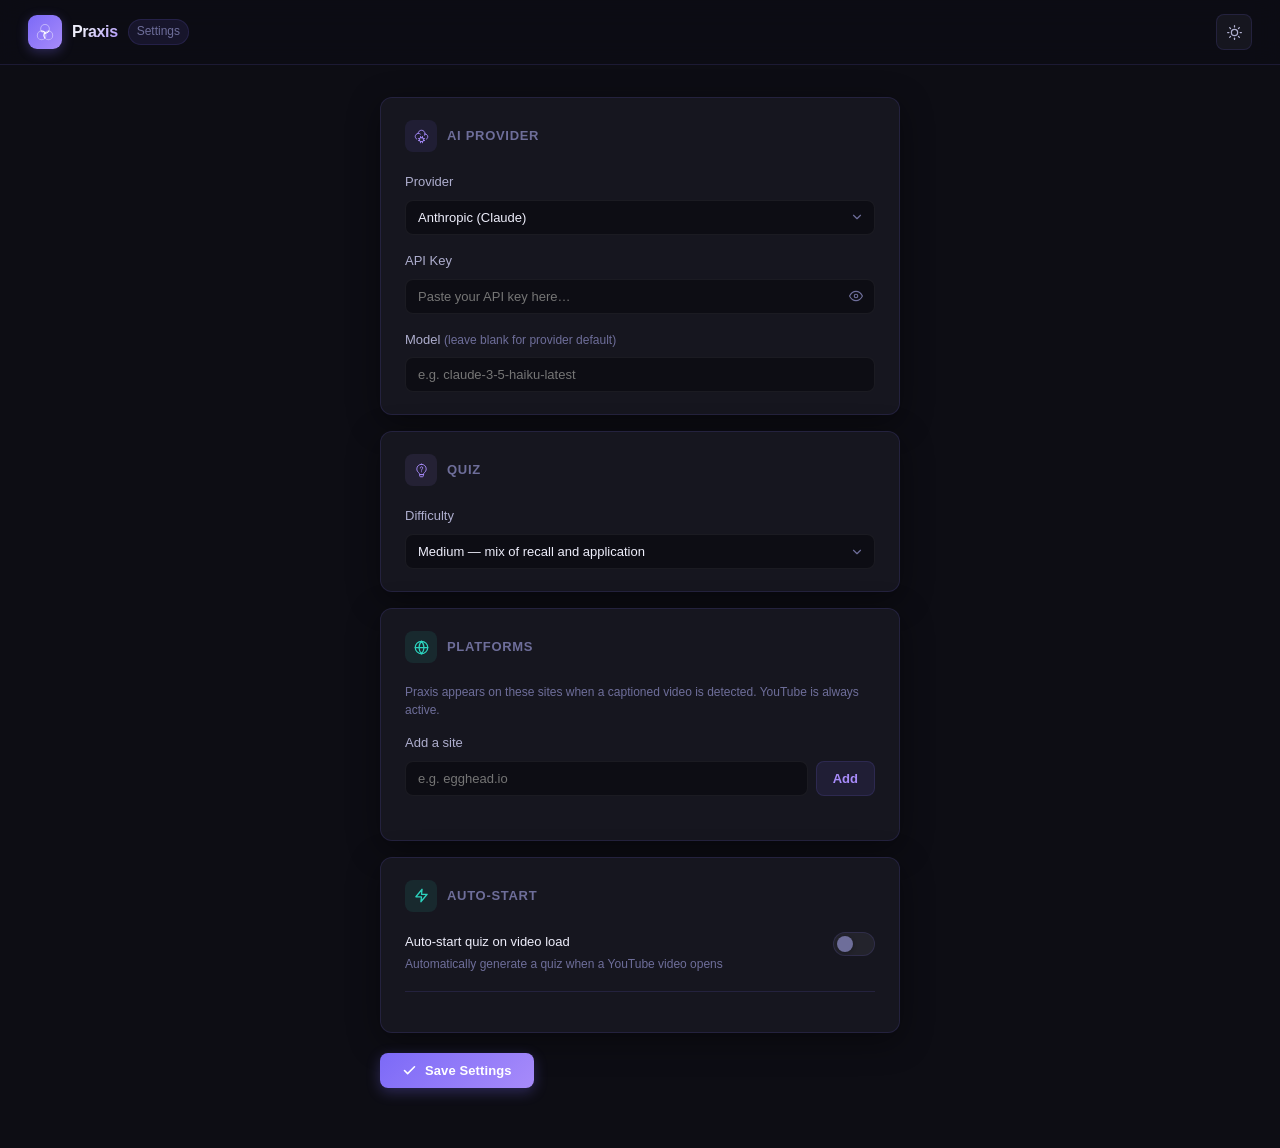
<file: options/index.html>
<!DOCTYPE html>
<html lang="en">
<head>
  <meta charset="UTF-8">
  <meta name="viewport" content="width=device-width, initial-scale=1.0">
  <title>Praxis Settings</title>
  <link rel="stylesheet" href="options.css">
</head>
<body>

  <!-- SVG sprite -->
  <svg style="display:none" xmlns="http://www.w3.org/2000/svg">
    <symbol id="ic-logo" viewBox="0 0 24 24" fill="none">
      <circle cx="12" cy="7.9" r="5.8" stroke="currentColor" stroke-width="1.35" stroke-opacity="0.45"/>
      <circle cx="7.5" cy="16.5" r="5.8" stroke="currentColor" stroke-width="1.35" stroke-opacity="0.45"/>
      <circle cx="16.5" cy="16.5" r="5.8" stroke="currentColor" stroke-width="1.35" stroke-opacity="0.45"/>
      <path d="M 17.07 10.72 A 5.8 5.8 0 0 1 11.43 13.66" stroke="currentColor" stroke-width="1.35" stroke-linecap="round"/>
      <path d="M 6.93 10.72 A 5.8 5.8 0 0 1 12.57 13.66" stroke="currentColor" stroke-width="1.35" stroke-linecap="round"/>
      <path d="M 12 20.18 A 5.8 5.8 0 0 1 12 12.82" stroke="currentColor" stroke-width="1.35" stroke-linecap="round"/>
    </symbol>
    <symbol id="ic-sun" viewBox="0 0 24 24" fill="none" stroke="currentColor"
            stroke-width="2" stroke-linecap="round" stroke-linejoin="round">
      <circle cx="12" cy="12" r="5"/>
      <line x1="12" y1="1" x2="12" y2="3"/>
      <line x1="12" y1="21" x2="12" y2="23"/>
      <line x1="4.22" y1="4.22" x2="5.64" y2="5.64"/>
      <line x1="18.36" y1="18.36" x2="19.78" y2="19.78"/>
      <line x1="1" y1="12" x2="3" y2="12"/>
      <line x1="21" y1="12" x2="23" y2="12"/>
      <line x1="4.22" y1="19.78" x2="5.64" y2="18.36"/>
      <line x1="18.36" y1="5.64" x2="19.78" y2="4.22"/>
    </symbol>
    <symbol id="ic-moon" viewBox="0 0 24 24" fill="none" stroke="currentColor"
            stroke-width="2" stroke-linecap="round" stroke-linejoin="round">
      <path d="M21 12.79A9 9 0 1 1 11.21 3 7 7 0 0 0 21 12.79z"/>
    </symbol>
    <symbol id="ic-check" viewBox="0 0 24 24" fill="none" stroke="currentColor"
            stroke-width="2.5" stroke-linecap="round" stroke-linejoin="round">
      <path d="M20 6 9 17l-5-5"/>
    </symbol>
    <symbol id="ic-key" viewBox="0 0 24 24" fill="none" stroke="currentColor"
            stroke-width="1.5" stroke-linecap="round" stroke-linejoin="round">
      <path d="M17.4776 8.00005C17.485 8.00002 17.4925 8 17.5 8C19.9853 8 22 10.0147 22 12.5C22 14.0602 21.206 15.435 20 16.2422M17.4776 8.00005C17.4924 7.83536 17.5 7.66856 17.5 7.5C17.5 4.46243 15.0376 2 12 2C9.12324 2 6.76233 4.20862 6.52042 7.0227M17.4776 8.00005C17.4131 8.71494 17.2119 9.39038 16.9003 10M6.52042 7.0227C3.98398 7.26407 2 9.40034 2 12C2 13.7891 2.93963 15.3587 4.35232 16.2422M6.52042 7.0227C6.67826 7.00768 6.83823 7 7 7C8.12582 7 9.16474 7.37209 10.0005 8"/>
      <path d="M13 14H11C10.0572 14 9.58579 14 9.29289 14.2929C9 14.5858 9 15.0572 9 16V18C9 18.9428 9 19.4142 9.29289 19.7071C9.58579 20 10.0572 20 11 20H13C13.9428 20 14.4142 20 14.7071 19.7071C15 19.4142 15 18.9428 15 18V16C15 15.0572 15 14.5858 14.7071 14.2929C14.4142 14 13.9428 14 13 14Z"/>
      <path d="M10.5 20V22M13.5 20V22M10.5 12V14M13.5 12V14M9 15.5H7M9 18.5H7M17 15.5H15M17 18.5H15"/>
    </symbol>
    <symbol id="ic-brain" viewBox="0 0 24 24" fill="none" stroke="currentColor"
            stroke-width="1.5" stroke-linecap="round" stroke-linejoin="round">
      <path d="M12 2C7.85786 2 4.5 5.35786 4.5 9.5C4.5 11.816 5.54973 13.8867 7.19934 15.2625C8.19018 16.0889 9 17.2098 9 18.5H15C15 17.2098 15.8098 16.0889 16.8007 15.2625C18.4503 13.8867 19.5 11.816 19.5 9.5C19.5 5.35786 16.1421 2 12 2Z"/>
      <path d="M15 18.5H9V20.5C9 21.3284 9.67157 22 10.5 22H13.5C14.3284 22 15 21.3284 15 20.5V18.5Z"/>
      <path d="M10 8C10 6.98748 10.8954 6 12 6C13.1046 6 14 6.82081 14 7.83333C14 8.19831 13.8837 8.53837 13.6831 8.82406C13.0854 9.67553 12 10.4875 12 11.5"/>
      <path d="M11.992 14H12.001"/>
    </symbol>
    <symbol id="ic-zap" viewBox="0 0 24 24" fill="none" stroke="currentColor"
            stroke-width="2" stroke-linecap="round" stroke-linejoin="round">
      <polygon points="13 2 3 14 12 14 11 22 21 10 12 10 13 2"/>
    </symbol>
    <symbol id="ic-globe" viewBox="0 0 24 24" fill="none" stroke="currentColor"
            stroke-width="2" stroke-linecap="round" stroke-linejoin="round">
      <circle cx="12" cy="12" r="10"/>
      <line x1="2" y1="12" x2="22" y2="12"/>
      <path d="M12 2a15.3 15.3 0 0 1 4 10 15.3 15.3 0 0 1-4 10 15.3 15.3 0 0 1-4-10 15.3 15.3 0 0 1 4-10z"/>
    </symbol>
  </svg>

  <div class="page">

    <!-- Top bar -->
    <header class="top-bar">
      <div class="top-bar-brand">
        <div class="logo-badge">
          <svg class="icon icon-md"><use href="#ic-logo"/></svg>
        </div>
        <span class="brand-name">Praxis</span>
        <span class="brand-subtitle">Settings</span>
      </div>
      <button id="btn-theme" class="icon-btn" title="Toggle theme">
        <svg class="icon icon-sm" id="theme-icon"><use href="#ic-sun"/></svg>
      </button>
    </header>

    <main class="container">

      <!-- AI Provider -->
      <section class="card">
        <div class="card-header">
          <div class="card-icon-wrap accent">
            <svg class="icon icon-sm"><use href="#ic-key"/></svg>
          </div>
          <h2 class="card-title">AI Provider</h2>
        </div>

        <div class="field">
          <label for="provider">Provider</label>
          <div class="select-wrap">
            <select id="provider">
              <option value="anthropic">Anthropic (Claude)</option>
              <option value="openai">OpenAI (GPT)</option>
              <option value="openrouter">OpenRouter (free models available)</option>
              <option value="groq">Groq (fast · free tier)</option>
              <option value="gemini">Google Gemini</option>
            </select>
            <svg class="select-chevron" viewBox="0 0 24 24" fill="none" stroke="currentColor"
                 stroke-width="2" stroke-linecap="round" stroke-linejoin="round">
              <polyline points="6 9 12 15 18 9"/>
            </svg>
          </div>
        </div>

        <div class="field">
          <label for="api-key">API Key</label>
          <div class="input-wrap">
            <input type="password" id="api-key" placeholder="Paste your API key here…" autocomplete="off">
            <button class="input-toggle" id="toggle-key" title="Show/hide key" type="button">
              <svg viewBox="0 0 24 24" fill="none" stroke="currentColor"
                   stroke-width="2" stroke-linecap="round" stroke-linejoin="round"
                   style="width:14px;height:14px">
                <path d="M1 12s4-8 11-8 11 8 11 8-4 8-11 8-11-8-11-8z"/>
                <circle cx="12" cy="12" r="3"/>
              </svg>
            </button>
          </div>
        </div>

        <div class="field">
          <label for="model">Model <span class="label-hint">(leave blank for provider default)</span></label>
          <input type="text" id="model" placeholder="e.g. claude-3-5-haiku-latest">
        </div>
      </section>

      <!-- Quiz -->
      <section class="card">
        <div class="card-header">
          <div class="card-icon-wrap purple">
            <svg class="icon icon-sm"><use href="#ic-brain"/></svg>
          </div>
          <h2 class="card-title">Quiz</h2>
        </div>

        <div class="field">
          <label for="difficulty">Difficulty</label>
          <div class="select-wrap">
            <select id="difficulty">
              <option value="easy">Easy — recall questions</option>
              <option value="medium" selected>Medium — mix of recall and application</option>
              <option value="hard">Hard — application and edge cases</option>
            </select>
            <svg class="select-chevron" viewBox="0 0 24 24" fill="none" stroke="currentColor"
                 stroke-width="2" stroke-linecap="round" stroke-linejoin="round">
              <polyline points="6 9 12 15 18 9"/>
            </svg>
          </div>
        </div>
      </section>

      <!-- Platforms -->
      <section class="card">
        <div class="card-header">
          <div class="card-icon-wrap teal">
            <svg class="icon icon-sm"><use href="#ic-globe"/></svg>
          </div>
          <h2 class="card-title">Platforms</h2>
        </div>
        <p class="field-hint" style="margin-bottom:14px">
          Praxis appears on these sites when a captioned video is detected.
          YouTube is always active.
        </p>

        <div id="default-platforms"></div>
        <div id="custom-platforms"></div>

        <div class="field" style="margin-top:14px">
          <label for="add-site-input">Add a site</label>
          <div class="add-site-row">
            <input type="text" id="add-site-input" placeholder="e.g. egghead.io" autocomplete="off">
            <button class="btn-add-site" id="add-site-btn" type="button">Add</button>
          </div>
          <p class="field-error" id="add-site-error"></p>
        </div>
      </section>

      <!-- Auto-Start -->
      <section class="card">
        <div class="card-header">
          <div class="card-icon-wrap teal">
            <svg class="icon icon-sm"><use href="#ic-zap"/></svg>
          </div>
          <h2 class="card-title">Auto-Start</h2>
        </div>

        <div class="toggle-row">
          <div class="toggle-info">
            <span class="toggle-label">Auto-start quiz on video load</span>
            <span class="toggle-desc">Automatically generate a quiz when a YouTube video opens</span>
          </div>
          <label class="switch" for="auto-start">
            <input type="checkbox" id="auto-start">
            <span class="track"><span class="thumb"></span></span>
          </label>
        </div>

        <div class="field" id="min-watch-field">
          <label>Minimum watch percentage</label>
          <p class="field-hint">Wait until this much of the video has played before auto-starting</p>
          <div class="pill-group" id="min-watch-pills">
            <button class="pill" data-value="0">Immediately</button>
            <button class="pill" data-value="10">10%</button>
            <button class="pill" data-value="25">25%</button>
            <button class="pill" data-value="50">50%</button>
            <button class="pill" data-value="75">75%</button>
          </div>
          <input type="hidden" id="min-watch" value="0">
        </div>
      </section>

      <!-- Footer -->
      <div class="page-footer">
        <button id="save-btn" class="btn-primary">
          <svg class="icon icon-sm"><use href="#ic-check"/></svg>
          Save Settings
        </button>
        <p id="status-msg" class="status-msg"></p>
      </div>

    </main>
  </div>

  <script src="options.js"></script>
</body>
</html>
</file>
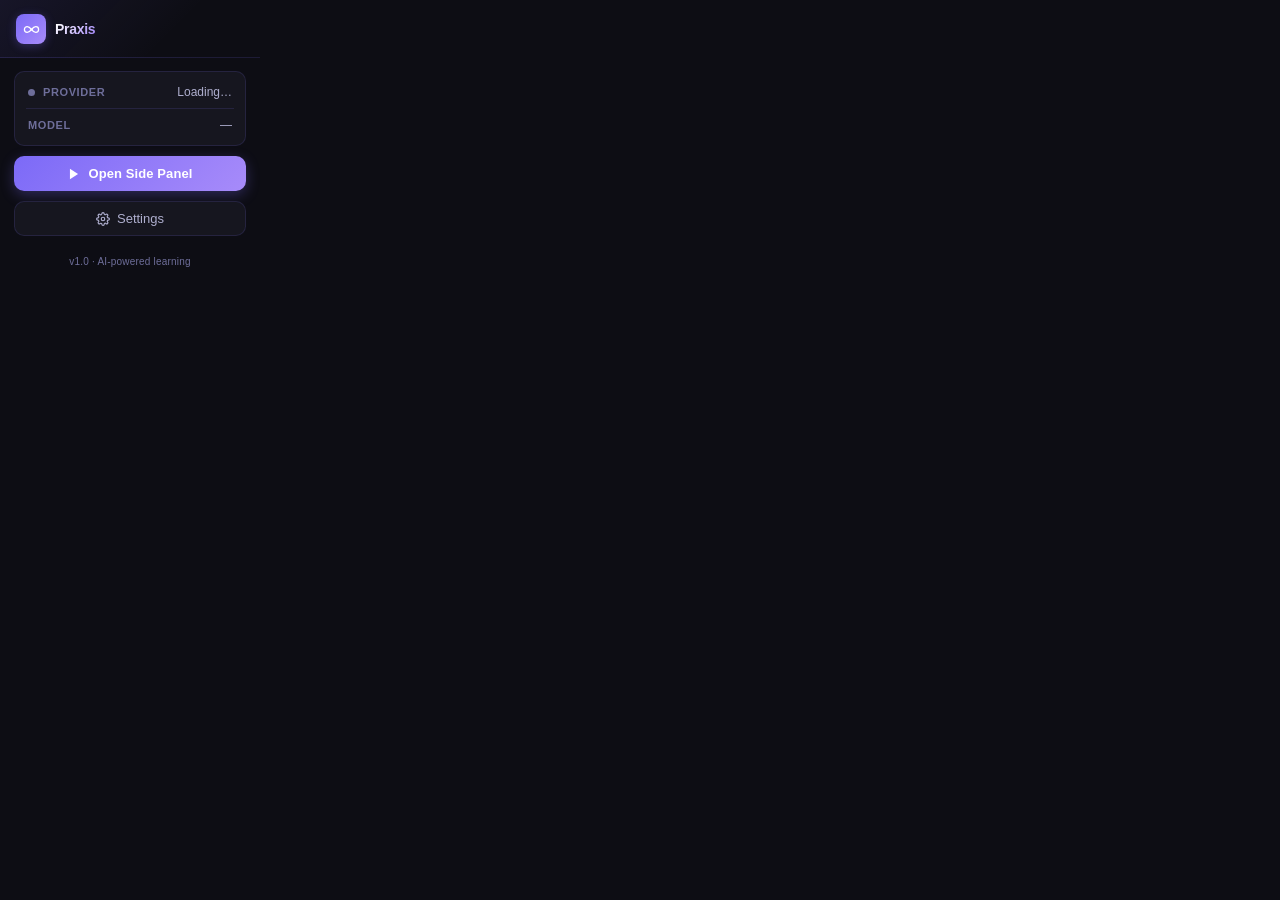
<file: popup/index.html>
<!DOCTYPE html>
<html lang="en">
<head>
  <meta charset="UTF-8">
  <title>Praxis</title>
  <style>
    *, *::before, *::after { box-sizing: border-box; margin: 0; padding: 0; }

    :root {
      --bg: #0d0d14;
      --surface: #16161f;
      --surface-2: #1d1d2a;
      --border: rgba(124, 106, 247, 0.15);
      --accent: #7c6af7;
      --accent-2: #a78bfa;
      --accent-glow: rgba(124, 106, 247, 0.3);
      --text: #eeeefb;
      --text-2: #aeaece;
      --text-muted: #6e6e9a;
      --success: #34d399;
      --radius: 10px;
    }

    body {
      width: 260px;
      background: var(--bg);
      color: var(--text);
      font-family: -apple-system, BlinkMacSystemFont, 'Segoe UI', sans-serif;
      font-size: 13px;
      line-height: 1.5;
      overflow: hidden;
    }

    /* ── Header ── */
    .popup-header {
      display: flex;
      align-items: center;
      gap: 9px;
      padding: 14px 16px 13px;
      border-bottom: 1px solid var(--border);
      background: linear-gradient(135deg, rgba(124, 106, 247, 0.09) 0%, transparent 65%);
    }

    .logo-icon {
      width: 30px;
      height: 30px;
      background: linear-gradient(135deg, var(--accent), var(--accent-2));
      border-radius: 8px;
      display: flex;
      align-items: center;
      justify-content: center;
      flex-shrink: 0;
      box-shadow: 0 2px 10px var(--accent-glow);
    }

    .logo-icon svg {
      width: 17px;
      height: 17px;
      color: #fff;
    }

    .logo-text {
      font-size: 14px;
      font-weight: 700;
      letter-spacing: -0.3px;
      background: linear-gradient(135deg, #fff 10%, var(--accent-2) 90%);
      -webkit-background-clip: text;
      -webkit-text-fill-color: transparent;
      background-clip: text;
    }

    /* ── Body ── */
    .popup-body {
      padding: 13px 14px;
      display: flex;
      flex-direction: column;
      gap: 10px;
    }

    /* ── Status card ── */
    .status-card {
      background: var(--surface);
      border: 1px solid var(--border);
      border-radius: var(--radius);
      padding: 11px 13px;
      display: flex;
      flex-direction: column;
      gap: 7px;
    }

    .status-row {
      display: flex;
      align-items: center;
      gap: 8px;
    }

    .status-dot {
      width: 7px;
      height: 7px;
      border-radius: 50%;
      background: var(--success);
      box-shadow: 0 0 6px var(--success);
      flex-shrink: 0;
    }

    .status-dot.inactive {
      background: var(--text-muted);
      box-shadow: none;
    }

    .status-label {
      font-size: 11px;
      color: var(--text-muted);
      text-transform: uppercase;
      letter-spacing: 0.6px;
      font-weight: 600;
    }

    .status-value {
      margin-left: auto;
      font-size: 12px;
      color: var(--text-2);
      max-width: 140px;
      overflow: hidden;
      text-overflow: ellipsis;
      white-space: nowrap;
      text-align: right;
      font-weight: 500;
    }

    .status-value.highlight { color: var(--text); }

    .status-divider {
      height: 1px;
      background: var(--border);
      margin: 0 -2px;
    }

    /* ── Buttons ── */
    .btn-primary {
      display: flex;
      align-items: center;
      justify-content: center;
      gap: 7px;
      width: 100%;
      background: linear-gradient(135deg, var(--accent), var(--accent-2));
      color: #fff;
      border: none;
      border-radius: var(--radius);
      font-size: 13px;
      font-weight: 600;
      padding: 10px 14px;
      cursor: pointer;
      box-shadow: 0 4px 14px var(--accent-glow);
      transition: opacity 0.15s, transform 0.1s, box-shadow 0.15s;
      letter-spacing: 0.1px;
    }

    .btn-primary:hover {
      opacity: 0.88;
      transform: translateY(-1px);
      box-shadow: 0 6px 20px var(--accent-glow);
    }

    .btn-primary:active {
      transform: translateY(0);
      opacity: 1;
      box-shadow: 0 2px 8px var(--accent-glow);
    }

    .btn-secondary {
      display: flex;
      align-items: center;
      justify-content: center;
      gap: 7px;
      width: 100%;
      background: var(--surface);
      color: var(--text-2);
      border: 1px solid var(--border);
      border-radius: var(--radius);
      font-size: 13px;
      font-weight: 500;
      padding: 9px 14px;
      cursor: pointer;
      transition: background 0.15s, color 0.15s, border-color 0.15s;
    }

    .btn-secondary:hover {
      background: var(--surface-2);
      color: var(--text);
      border-color: rgba(124, 106, 247, 0.35);
    }

    .btn-secondary:active {
      background: var(--surface);
    }

    .icon-sm { width: 14px; height: 14px; flex-shrink: 0; }

    /* ── Footer ── */
    .popup-footer {
      padding: 5px 14px 12px;
      text-align: center;
      font-size: 10px;
      color: var(--text-muted);
      letter-spacing: 0.2px;
    }
  </style>
</head>
<body>

  <header class="popup-header">
    <div class="logo-icon">
      <svg viewBox="0 0 24 24" fill="none" xmlns="http://www.w3.org/2000/svg">
        <path d="M12 12C10 9.5 8 8 6 8a4 4 0 0 0 0 8c2 0 4-1.5 6-4Z"
              stroke="currentColor" stroke-width="1.8" stroke-linecap="round"/>
        <path d="M12 12c2 2.5 4 4 6 4a4 4 0 0 0 0-8c-2 0-4 1.5-6 4Z"
              stroke="currentColor" stroke-width="1.8" stroke-linecap="round"/>
        <polygon points="10.5,10 10.5,14 14.5,12" fill="currentColor"/>
      </svg>
    </div>
    <span class="logo-text">Praxis</span>
  </header>

  <div class="popup-body">

    <div class="status-card">
      <div class="status-row">
        <span class="status-dot inactive" id="status-dot"></span>
        <span class="status-label">Provider</span>
        <span class="status-value" id="status-provider">Loading…</span>
      </div>
      <div class="status-divider"></div>
      <div class="status-row">
        <span class="status-label">Model</span>
        <span class="status-value" id="status-model">—</span>
      </div>
    </div>

    <button class="btn-primary" id="btn-panel">
      <svg class="icon-sm" viewBox="0 0 24 24" fill="currentColor">
        <polygon points="5,3 19,12 5,21"/>
      </svg>
      Open Side Panel
    </button>

    <button class="btn-secondary" id="btn-settings">
      <svg class="icon-sm" viewBox="0 0 24 24" fill="none" stroke="currentColor"
           stroke-width="2" stroke-linecap="round" stroke-linejoin="round">
        <circle cx="12" cy="12" r="3"/>
        <path d="M19.4 15a1.65 1.65 0 0 0 .33 1.82l.06.06a2 2 0 0 1-2.83 2.83l-.06-.06
                 a1.65 1.65 0 0 0-1.82-.33 1.65 1.65 0 0 0-1 1.51V21a2 2 0 0 1-4 0v-.09
                 A1.65 1.65 0 0 0 9 19.4a1.65 1.65 0 0 0-1.82.33l-.06.06a2 2 0 0 1-2.83-2.83
                 l.06-.06A1.65 1.65 0 0 0 4.68 15a1.65 1.65 0 0 0-1.51-1H3a2 2 0 0 1 0-4h.09
                 A1.65 1.65 0 0 0 4.6 9a1.65 1.65 0 0 0-.33-1.82l-.06-.06a2 2 0 0 1 2.83-2.83
                 l.06.06A1.65 1.65 0 0 0 9 4.68a1.65 1.65 0 0 0 1-1.51V3a2 2 0 0 1 4 0v.09
                 a1.65 1.65 0 0 0 1 1.51 1.65 1.65 0 0 0 1.82-.33l.06-.06a2 2 0 0 1 2.83 2.83
                 l-.06.06A1.65 1.65 0 0 0 19.4 9a1.65 1.65 0 0 0 1.51 1H21a2 2 0 0 1 0 4h-.09
                 a1.65 1.65 0 0 0-1.51 1Z"/>
      </svg>
      Settings
    </button>

  </div>

  <div class="popup-footer">v1.0 · AI-powered learning</div>

  <script src="popup.js"></script>
</body>
</html>
</file>
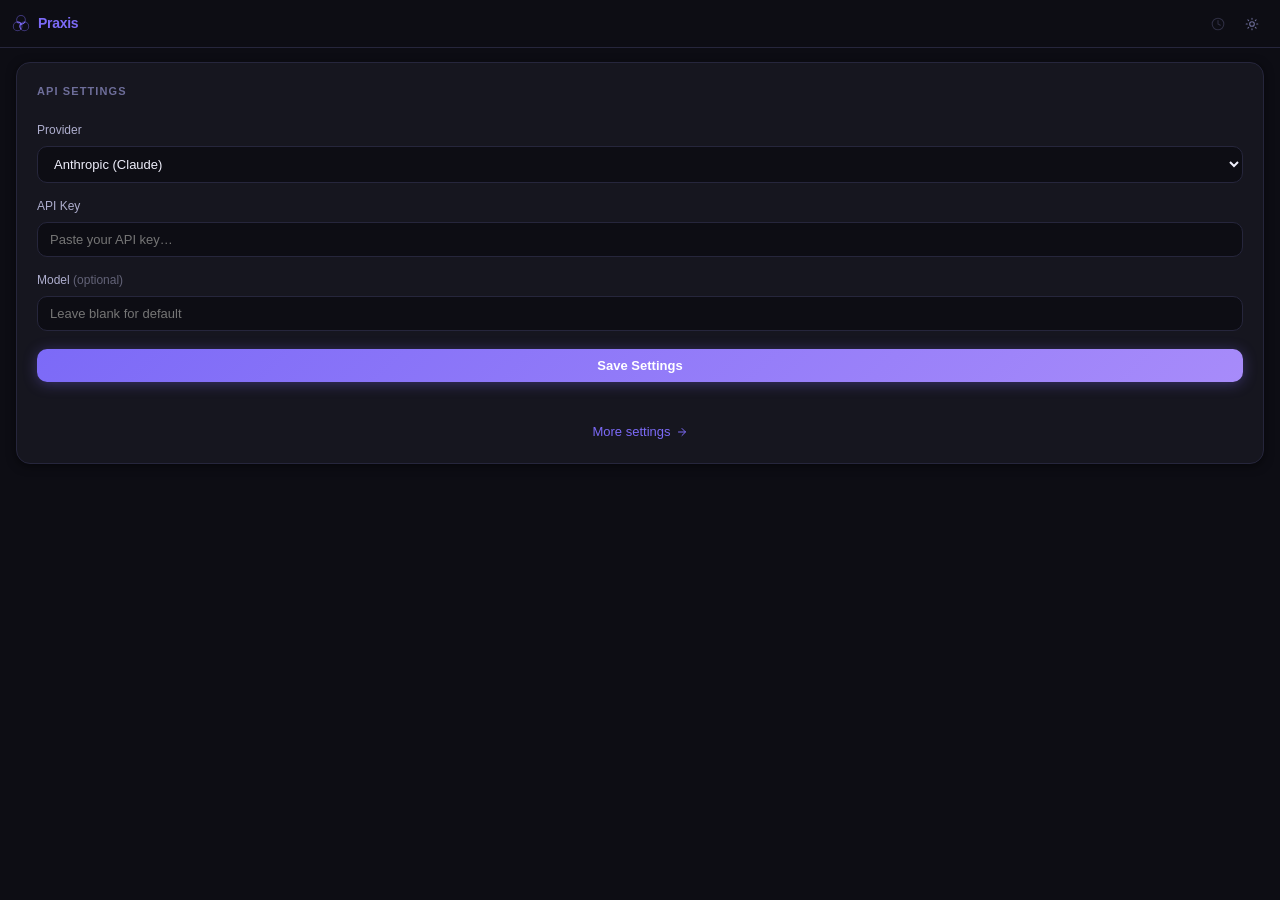
<file: sidepanel/index.html>
<!DOCTYPE html>
<html lang="en" data-theme="dark">
<head>
  <meta charset="UTF-8" />
  <meta name="viewport" content="width=device-width, initial-scale=1.0" />
  <title>Praxis</title>
  <link rel="stylesheet" href="vendor/codemirror.min.css" />
  <link rel="stylesheet" href="style.css" />
</head>
<body>

<!-- SVG Sprite -->
<svg xmlns="http://www.w3.org/2000/svg" aria-hidden="true" style="position:absolute;width:0;height:0;overflow:hidden">
  <defs>
    <symbol id="ic-logo" viewBox="0 0 24 24" fill="none">
      <!--
        Three interlocked rings in a triangular arrangement.
        Centers: top (12,7.9), BL (7.5,16.5), BR (16.5,16.5), r=5.8
        Weave: R1 over R3 · R2 over R1 · R3 over R2
        Technique: all rings at 0.45 opacity, then over-arcs redrawn at full opacity
        Intersection points (scaled from 128px master):
          R1∩R2: (12.57,13.66) and (6.93,10.72)
          R1∩R3: (11.43,13.66) and (17.07,10.72)
          R2∩R3: (12,12.82)    and (12,20.18)
      -->
      <!-- Base rings (rendered faint so "under" arcs read as receding) -->
      <circle cx="12"   cy="7.9"  r="5.8" stroke="currentColor" stroke-width="1.35" stroke-opacity="0.45"/>
      <circle cx="7.5"  cy="16.5" r="5.8" stroke="currentColor" stroke-width="1.35" stroke-opacity="0.45"/>
      <circle cx="16.5" cy="16.5" r="5.8" stroke="currentColor" stroke-width="1.35" stroke-opacity="0.45"/>
      <!-- "Over" arcs at full opacity — R1 over R3 -->
      <path d="M 17.07 10.72 A 5.8 5.8 0 0 1 11.43 13.66" stroke="currentColor" stroke-width="1.35" stroke-linecap="round"/>
      <!-- R2 over R1 -->
      <path d="M 6.93 10.72 A 5.8 5.8 0 0 1 12.57 13.66" stroke="currentColor" stroke-width="1.35" stroke-linecap="round"/>
      <!-- R3 over R2 -->
      <path d="M 12 20.18 A 5.8 5.8 0 0 1 12 12.82" stroke="currentColor" stroke-width="1.35" stroke-linecap="round"/>
    </symbol>
    <symbol id="ic-settings" viewBox="0 0 24 24" fill="none" stroke="currentColor" stroke-width="1.8" stroke-linecap="round" stroke-linejoin="round">
      <circle cx="12" cy="12" r="3"/>
      <path d="M19.4 15a1.65 1.65 0 0 0 .33 1.82l.06.06a2 2 0 0 1-2.83 2.83l-.06-.06a1.65 1.65 0 0 0-1.82-.33 1.65 1.65 0 0 0-1 1.51V21a2 2 0 0 1-4 0v-.09A1.65 1.65 0 0 0 9 19.4a1.65 1.65 0 0 0-1.82.33l-.06.06a2 2 0 0 1-2.83-2.83l.06-.06A1.65 1.65 0 0 0 4.68 15a1.65 1.65 0 0 0-1.51-1H3a2 2 0 0 1 0-4h.09A1.65 1.65 0 0 0 4.6 9a1.65 1.65 0 0 0-.33-1.82l-.06-.06a2 2 0 0 1 2.83-2.83l.06.06A1.65 1.65 0 0 0 9 4.68a1.65 1.65 0 0 0 1-1.51V3a2 2 0 0 1 4 0v.09a1.65 1.65 0 0 0 1 1.51 1.65 1.65 0 0 0 1.82-.33l.06-.06a2 2 0 0 1 2.83 2.83l-.06.06A1.65 1.65 0 0 0 19.4 9a1.65 1.65 0 0 0 1.51 1H21a2 2 0 0 1 0 4h-.09a1.65 1.65 0 0 0-1.51 1Z"/>
    </symbol>
    <symbol id="ic-chevron-left" viewBox="0 0 24 24" fill="none" stroke="currentColor" stroke-width="2" stroke-linecap="round" stroke-linejoin="round">
      <path d="m15 18-6-6 6-6"/>
    </symbol>
    <symbol id="ic-arrow-right" viewBox="0 0 24 24" fill="none" stroke="currentColor" stroke-width="2" stroke-linecap="round" stroke-linejoin="round">
      <path d="M5 12h14M12 5l7 7-7 7"/>
    </symbol>
    <symbol id="ic-check" viewBox="0 0 24 24" fill="none" stroke="currentColor" stroke-width="2.5" stroke-linecap="round" stroke-linejoin="round">
      <path d="M20 6 9 17l-5-5"/>
    </symbol>
    <symbol id="ic-x" viewBox="0 0 24 24" fill="none" stroke="currentColor" stroke-width="2" stroke-linecap="round" stroke-linejoin="round">
      <path d="M18 6 6 18M6 6l12 12"/>
    </symbol>
    <symbol id="ic-lightbulb" viewBox="0 0 24 24" fill="none" stroke="currentColor" stroke-width="1.5" stroke-linecap="round" stroke-linejoin="round">
      <path d="M12 2C7.85786 2 4.5 5.35786 4.5 9.5C4.5 11.816 5.54973 13.8867 7.19934 15.2625C8.19018 16.0889 9 17.2098 9 18.5H15C15 17.2098 15.8098 16.0889 16.8007 15.2625C18.4503 13.8867 19.5 11.816 19.5 9.5C19.5 5.35786 16.1421 2 12 2Z"/>
      <path d="M15 18.5H9V20.5C9 21.3284 9.67157 22 10.5 22H13.5C14.3284 22 15 21.3284 15 20.5V18.5Z"/>
      <path d="M10 8C10 6.98748 10.8954 6 12 6C13.1046 6 14 6.82081 14 7.83333C14 8.19831 13.8837 8.53837 13.6831 8.82406C13.0854 9.67553 12 10.4875 12 11.5"/>
      <path d="M11.992 14H12.001"/>
    </symbol>
    <symbol id="ic-play" viewBox="0 0 24 24" fill="currentColor">
      <path d="M8 5v14l11-7z"/>
    </symbol>
    <symbol id="ic-refresh" viewBox="0 0 24 24" fill="none" stroke="currentColor" stroke-width="1.8" stroke-linecap="round" stroke-linejoin="round">
      <path d="M3 12a9 9 0 1 0 9-9 9.75 9.75 0 0 0-6.74 2.74L3 8"/>
      <path d="M3 3v5h5"/>
    </symbol>
    <symbol id="ic-sun" viewBox="0 0 24 24" fill="none" stroke="currentColor" stroke-width="1.8" stroke-linecap="round" stroke-linejoin="round">
      <circle cx="12" cy="12" r="4"/>
      <path d="M12 2v2M12 20v2M4.93 4.93l1.41 1.41M17.66 17.66l1.41 1.41M2 12h2M20 12h2M6.34 17.66l-1.41 1.41M19.07 4.93l-1.41 1.41"/>
    </symbol>
    <symbol id="ic-moon" viewBox="0 0 24 24" fill="none" stroke="currentColor" stroke-width="1.8" stroke-linecap="round" stroke-linejoin="round">
      <path d="M12 3a6 6 0 0 0 9 9 9 9 0 1 1-9-9Z"/>
    </symbol>
    <symbol id="ic-eye" viewBox="0 0 24 24" fill="none" stroke="currentColor" stroke-width="1.8" stroke-linecap="round" stroke-linejoin="round">
      <path d="M2 12s3-7 10-7 10 7 10 7-3 7-10 7-10-7-10-7Z"/>
      <circle cx="12" cy="12" r="3"/>
    </symbol>
    <symbol id="ic-code" viewBox="0 0 24 24" fill="none" stroke="currentColor" stroke-width="1.8" stroke-linecap="round" stroke-linejoin="round">
      <polyline points="16 18 22 12 16 6"/>
      <polyline points="8 6 2 12 8 18"/>
    </symbol>
    <symbol id="ic-trophy" viewBox="0 0 24 24" fill="none" stroke="currentColor" stroke-width="1.8" stroke-linecap="round" stroke-linejoin="round">
      <path d="M6 9H4.5a2.5 2.5 0 0 1 0-5H6"/>
      <path d="M18 9h1.5a2.5 2.5 0 0 0 0-5H18"/>
      <path d="M4 22h16M10 14.66V17a1 1 0 0 0 .33.75L12 19l1.67-1.25A1 1 0 0 0 14 17v-2.34"/>
      <path d="M18 2H6v7a6 6 0 0 0 12 0V2Z"/>
    </symbol>
    <symbol id="ic-alert" viewBox="0 0 24 24" fill="none" stroke="currentColor" stroke-width="1.8" stroke-linecap="round" stroke-linejoin="round">
      <circle cx="12" cy="12" r="10"/>
      <line x1="12" y1="8" x2="12" y2="12"/>
      <line x1="12" y1="16" x2="12.01" y2="16"/>
    </symbol>
    <symbol id="ic-book" viewBox="0 0 24 24" fill="none" stroke="currentColor" stroke-width="1.8" stroke-linecap="round" stroke-linejoin="round">
      <path d="M4 19.5v-15A2.5 2.5 0 0 1 6.5 2H20v20H6.5a2.5 2.5 0 0 1 0-5H20"/>
    </symbol>
    <symbol id="ic-quiz" viewBox="0 0 24 24" fill="none" stroke="currentColor" stroke-width="1.5" stroke-linecap="round" stroke-linejoin="round">
      <path d="M12 2C7.85786 2 4.5 5.35786 4.5 9.5C4.5 11.816 5.54973 13.8867 7.19934 15.2625C8.19018 16.0889 9 17.2098 9 18.5H15C15 17.2098 15.8098 16.0889 16.8007 15.2625C18.4503 13.8867 19.5 11.816 19.5 9.5C19.5 5.35786 16.1421 2 12 2Z"/>
      <path d="M15 18.5H9V20.5C9 21.3284 9.67157 22 10.5 22H13.5C14.3284 22 15 21.3284 15 20.5V18.5Z"/>
      <path d="M10 8C10 6.98748 10.8954 6 12 6C13.1046 6 14 6.82081 14 7.83333C14 8.19831 13.8837 8.53837 13.6831 8.82406C13.0854 9.67553 12 10.4875 12 11.5"/>
      <path d="M11.992 14H12.001"/>
    </symbol>
    <symbol id="ic-history" viewBox="0 0 24 24" fill="none" stroke="currentColor" stroke-width="1.8" stroke-linecap="round" stroke-linejoin="round">
      <circle cx="12" cy="12" r="10"/>
      <polyline points="12 6 12 12 16 14"/>
    </symbol>
    <symbol id="ic-flame" viewBox="0 0 24 24" fill="none" stroke="currentColor" stroke-width="1.8" stroke-linecap="round" stroke-linejoin="round">
      <path d="M8.5 14.5A2.5 2.5 0 0 0 11 12c0-1.38-.5-2-1-3-1.072-2.143-.224-4.054 2-6 .5 2.5 2 4.9 4 6.5 2 1.6 3 3.5 3 5.5a7 7 0 1 1-14 0c0-1.153.433-2.294 1-3a2.5 2.5 0 0 0 2.5 3z"/>
    </symbol>
    <symbol id="ic-medal" viewBox="0 0 24 24" fill="none" stroke="currentColor" stroke-width="1.5" stroke-linecap="round" stroke-linejoin="round">
      <path d="M12.7774 13.6499L13.5693 15.2468C13.6773 15.4691 13.9653 15.6823 14.2083 15.7231L15.6436 15.9636C16.5615 16.1178 16.7775 16.7893 16.1161 17.4516L15.0002 18.5767C14.8112 18.7673 14.7077 19.1347 14.7662 19.3979L15.0857 20.7906C15.3377 21.893 14.7572 22.3195 13.7898 21.7433L12.4445 20.9403C12.2015 20.7952 11.801 20.7952 11.5536 20.9403L10.2082 21.7433C9.24533 22.3195 8.66039 21.8885 8.91236 20.7906L9.23183 19.3979C9.29032 19.1347 9.18683 18.7673 8.99785 18.5767L7.88198 17.4516C7.22505 16.7893 7.43653 16.1178 8.35443 15.9636L9.78977 15.7231C10.0282 15.6823 10.3162 15.4691 10.4242 15.2468L11.2161 13.6499C11.6481 12.7834 12.35 12.7834 12.7774 13.6499Z"/>
      <path d="M17.2588 2.01167H6.74116C5.93143 2.01167 4.85952 1.85424 4.30576 2.69602C4 3.1608 4 3.83334 4 5.17844C4 6.32524 4 6.89864 4.20617 7.38174C4.55829 8.20684 5.34557 8.56526 6.02037 8.95504L9.31672 10.8591C10.6334 11.6197 11.2918 12 12 12C12.7082 12 13.3666 11.6197 14.6833 10.8591L17.9796 8.95504C18.6544 8.56526 19.4417 8.20684 19.7938 7.38174C20 6.89864 20 6.32524 20 5.17844C20 3.83334 20 3.1608 19.6942 2.69602C19.1405 1.85424 18.0686 2.01167 17.2588 2.01167Z"/>
      <path d="M12 2V7"/>
    </symbol>
    <symbol id="ic-layers" viewBox="0 0 24 24" fill="none" stroke="currentColor" stroke-width="1.8" stroke-linecap="round" stroke-linejoin="round">
      <path d="m12.83 2.18a2 2 0 0 0-1.66 0L2.6 6.08a1 1 0 0 0 0 1.83l8.58 3.91a2 2 0 0 0 1.66 0l8.58-3.9a1 1 0 0 0 0-1.83z"/>
      <path d="m6.08 9.5-3.5 1.6a1 1 0 0 0 0 1.83l8.58 3.91a2 2 0 0 0 1.66 0l8.58-3.9a1 1 0 0 0 0-1.84l-3.5-1.6"/>
      <path d="m6.08 14.5-3.5 1.6a1 1 0 0 0 0 1.83l8.58 3.91a2 2 0 0 0 1.66 0l8.58-3.9a1 1 0 0 0 0-1.84l-3.5-1.6"/>
    </symbol>
    <symbol id="ic-circle-check" viewBox="0 0 24 24" fill="none" stroke="currentColor" stroke-width="1.8" stroke-linecap="round" stroke-linejoin="round">
      <circle cx="12" cy="12" r="10"/>
      <path d="m9 12 2 2 4-4"/>
    </symbol>
  </defs>
</svg>

<!-- App Bar -->
<header id="app-bar">
  <div class="app-bar-brand">
    <svg class="icon icon-md" aria-hidden="true"><use href="#ic-logo"/></svg>
    <span>Praxis</span>
  </div>
  <div class="app-bar-actions">
    <button id="btn-history" class="icon-btn" data-tooltip="Session history" style="opacity:0.35;pointer-events:none;">
      <svg class="icon icon-sm"><use href="#ic-history"/></svg>
    </button>
    <button id="btn-reset" class="icon-btn hidden" data-tooltip="Reset session">
      <svg class="icon icon-sm"><use href="#ic-refresh"/></svg>
    </button>
    <button id="btn-theme" class="icon-btn" title="Toggle theme">
      <svg class="icon icon-sm" id="theme-icon"><use href="#ic-sun"/></svg>
    </button>
  </div>
</header>

<!-- SCREEN: Idle -->
<div id="screen-idle" class="screen active">

  <div id="idle-welcome" class="hidden">
    <div class="welcome-hero">
      <div class="welcome-hero-icon">
        <svg class="icon icon-xl" aria-hidden="true"><use href="#ic-logo"/></svg>
      </div>
      <p class="welcome-logo-text">Praxis</p>
      <p class="welcome-tagline">Turn video tutorials<br>into real skills.</p>
      <div class="welcome-flow">
        <span>Watch</span>
        <span class="welcome-flow-dot"></span>
        <span>Quiz</span>
        <span class="welcome-flow-dot"></span>
        <span>Build</span>
      </div>
    </div>
    <div class="welcome-body">
      <div class="welcome-instruction-card">
        <div class="welcome-instruction-icon">
          <svg class="icon icon-sm" aria-hidden="true"><use href="#ic-play"/></svg>
        </div>
        <p class="welcome-instruction-text">
          Navigate to a tutorial on YouTube, Udemy, Coursera, or any supported platform and click the <strong>Start Praxis</strong> button on the page.
        </p>
      </div>
      <div class="welcome-footer-row">
        <button id="btn-open-settings" class="btn btn-ghost btn-sm">
          <svg class="icon icon-xs" aria-hidden="true"><use href="#ic-settings"/></svg>
          Settings
        </button>
      </div>
    </div>
  </div>

  <div id="idle-settings">
    <div class="settings-panel">
      <div class="settings-panel-header">
        <p class="settings-heading">API Settings</p>
        <button id="btn-back-settings" class="btn btn-ghost btn-sm hidden">
          <svg class="icon icon-xs" aria-hidden="true"><use href="#ic-chevron-left"/></svg>
          Back
        </button>
      </div>
      <div class="settings-field">
        <label for="setting-provider">Provider</label>
        <select id="setting-provider" class="settings-select">
          <option value="anthropic">Anthropic (Claude)</option>
          <option value="openai">OpenAI (GPT)</option>
          <option value="openrouter">OpenRouter</option>
          <option value="groq">Groq (fast · free tier)</option>
          <option value="gemini">Google Gemini</option>
        </select>
      </div>
      <div class="settings-field">
        <label for="setting-apikey">API Key</label>
        <input type="password" id="setting-apikey" class="settings-input" placeholder="Paste your API key…" />
      </div>
      <div class="settings-field" id="model-field-container">
        <label for="setting-model">Model <span class="settings-optional">(optional)</span></label>
        <input type="text" id="setting-model" class="settings-input" placeholder="Leave blank for default" />
      </div>
      <button id="btn-save-settings" class="btn btn-primary btn-full" style="margin-top:4px;">Save Settings</button>
      <p id="settings-status" class="settings-status"></p>
      <div style="text-align:center;margin-top:10px;">
        <button type="button" id="more-settings-link" class="link-btn">
          More settings
          <svg class="icon icon-xs" aria-hidden="true"><use href="#ic-arrow-right"/></svg>
        </button>
      </div>
    </div>
  </div>

</div>

<!-- SCREEN: Loading -->
<div id="screen-loading" class="screen">
  <div class="loading-content">
    <div class="loading-logo">
      <svg class="icon icon-2xl" aria-hidden="true"><use href="#ic-logo"/></svg>
    </div>
    <div class="spinner"></div>
    <p id="loading-msg" class="loading-text">Analysing transcript…</p>
  </div>
</div>

<!-- SCREEN: Error -->
<div id="screen-error" class="screen">
  <div class="error-card">
    <div class="error-ring">
      <svg class="icon icon-lg" aria-hidden="true"><use href="#ic-alert"/></svg>
    </div>
    <h2 style="font-size:17px;font-weight:700;">Something went wrong</h2>
    <p id="error-message" class="error-msg-text"></p>
    <button id="btn-retry" class="btn btn-primary btn-full">Try Again</button>
    <button id="btn-error-reset" class="btn btn-secondary btn-full" style="margin-top:8px;">Start Over</button>
  </div>
</div>

<!-- SCREEN: Summary -->
<div id="screen-summary" class="screen">
  <div class="screen-header">
    <span class="step-badge">
      <svg class="icon icon-xs" aria-hidden="true"><use href="#ic-book"/></svg>
      Step 1 of 3
    </span>
    <h2 id="summary-title"></h2>
  </div>

  <div class="tab-bar">
    <button class="tab-btn active" data-tab="summary">Summary</button>
    <button class="tab-btn" data-tab="transcript">Transcript</button>
  </div>

  <div class="tab-panel active" data-tab="summary">
    <p id="summary-text"></p>
    <ul id="summary-points"></ul>
    <button id="btn-copy-summary" class="btn btn-ghost btn-sm btn-full" style="margin-bottom:8px;">
      <svg class="icon icon-xs" aria-hidden="true" viewBox="0 0 24 24" fill="none" stroke="currentColor" stroke-width="1.8" stroke-linecap="round" stroke-linejoin="round">
        <rect x="9" y="9" width="13" height="13" rx="2"/><path d="M5 15H4a2 2 0 0 1-2-2V4a2 2 0 0 1 2-2h9a2 2 0 0 1 2 2v1"/>
      </svg>
      Copy as Markdown
    </button>
    <button id="btn-start-quiz" class="btn btn-primary btn-full">
      Take the Quiz
      <svg class="icon icon-sm" aria-hidden="true"><use href="#ic-arrow-right"/></svg>
    </button>
  </div>

  <div class="tab-panel" data-tab="transcript">
    <div id="transcript-list" class="transcript-list"></div>
  </div>
</div>

<!-- SCREEN: Quiz -->
<div id="screen-quiz" class="screen">
  <div class="screen-header">
    <div class="step-header-row">
      <span class="step-badge">
        <svg class="icon icon-xs" aria-hidden="true"><use href="#ic-quiz"/></svg>
        Step 2 of 3
      </span>
      <button id="btn-back-quiz" class="btn btn-ghost btn-sm">
        <svg class="icon icon-xs" aria-hidden="true"><use href="#ic-chevron-left"/></svg>
        Back
      </button>
    </div>
    <h2>Prove You Understood It</h2>
    <div class="progress-bar">
      <div id="quiz-progress" class="progress-fill"></div>
    </div>
  </div>

  <div id="quiz-question-wrap">
    <p id="quiz-question"></p>
    <pre id="quiz-code-snippet" class="code-block hidden"></pre>
    <div id="quiz-options"></div>
    <textarea id="quiz-freetext" class="hidden" placeholder="Type the exact output…"></textarea>
    <div id="quiz-feedback" class="feedback hidden"></div>
    <button id="btn-quiz-submit" class="btn btn-primary btn-full">Submit Answer</button>
    <button id="btn-quiz-next" class="btn btn-secondary btn-full hidden">
      Next Question
      <svg class="icon icon-sm" aria-hidden="true"><use href="#ic-arrow-right"/></svg>
    </button>
  </div>

  <div id="quiz-complete" class="hidden">
    <div class="quiz-complete-card">
      <div class="success-ring">
        <svg class="icon icon-lg" aria-hidden="true"><use href="#ic-trophy"/></svg>
      </div>
      <p class="quiz-complete-title">Quiz Passed!</p>
      <p class="quiz-complete-sub">Excellent work. Time to build something with what you learned.</p>
      <button id="btn-start-challenge" class="btn btn-primary btn-full">
        Open Challenge
        <svg class="icon icon-sm" aria-hidden="true"><use href="#ic-arrow-right"/></svg>
      </button>
    </div>
  </div>
</div>

<!-- SCREEN: Quiz Fail -->
<div id="screen-quiz-fail" class="screen">
  <div class="fail-card">
    <div class="fail-ring">
      <svg class="icon icon-lg" aria-hidden="true"><use href="#ic-x"/></svg>
    </div>
    <h2 style="font-size:18px;font-weight:700;">Not quite</h2>
    <p id="fail-score" class="fail-score"></p>
    <p class="fail-sub">Review the summary and give it another go.</p>
    <button id="btn-retry-quiz" class="btn btn-primary btn-full">Try Again</button>
    <button id="btn-fail-to-summary" class="btn btn-secondary btn-full" style="margin-top:8px;">
      <svg class="icon icon-sm" aria-hidden="true"><use href="#ic-chevron-left"/></svg>
      Back to Summary
    </button>
  </div>
</div>

<!-- SCREEN: Challenge + IDE -->
<div id="screen-challenge" class="screen">
  <div class="screen-header">
    <div class="step-header-row">
      <span class="step-badge">
        <svg class="icon icon-xs" aria-hidden="true"><use href="#ic-code"/></svg>
        Step 3 of 3
      </span>
      <button id="btn-back-challenge" class="btn btn-ghost btn-sm">
        <svg class="icon icon-xs" aria-hidden="true"><use href="#ic-chevron-left"/></svg>
        Back
      </button>
    </div>
    <h2 id="challenge-title"></h2>
  </div>

  <p id="challenge-description" class="challenge-desc"></p>

  <div class="ide-wrap">
    <!-- Title bar: window dots + lang badge + actions -->
    <div class="ide-toolbar">
      <div class="ide-win-dots" aria-hidden="true">
        <span></span><span></span><span></span>
      </div>
      <span class="ide-lang-tag">
        <svg class="icon icon-xs" aria-hidden="true"><use href="#ic-code"/></svg>
        <span id="ide-lang-name">JavaScript</span>
      </span>
      <div class="ide-actions">
        <button id="btn-hint" class="btn btn-ghost btn-sm">
          <svg class="icon icon-xs" aria-hidden="true"><use href="#ic-lightbulb"/></svg>
          Hint
        </button>
        <button id="btn-solution" class="btn btn-ghost btn-sm">
          <svg class="icon icon-xs" aria-hidden="true"><use href="#ic-eye"/></svg>
          Solution
        </button>
        <button id="btn-run" class="btn btn-primary btn-sm">
          <svg class="icon icon-xs" aria-hidden="true"><use href="#ic-play"/></svg>
          Run
        </button>
      </div>
    </div>
    <div id="ide-editor-wrap"></div>
    <div class="ide-output-header">
      <svg class="icon icon-xs" aria-hidden="true" viewBox="0 0 24 24" fill="none" stroke="currentColor" stroke-width="2" stroke-linecap="round" stroke-linejoin="round">
        <polyline points="4 17 10 11 4 5"/><line x1="12" y1="19" x2="20" y2="19"/>
      </svg>
      Output
    </div>
    <div id="ide-output" class="ide-output"></div>
  </div>

  <div id="test-results" class="test-results"></div>
  <div id="hint-display" class="hint-box hidden"></div>
</div>

<!-- SCREEN: History -->
<div id="screen-history" class="screen">
  <div class="screen-header">
    <div class="step-header-row">
      <span class="step-badge">
        <svg class="icon icon-xs" aria-hidden="true"><use href="#ic-history"/></svg>
        History
      </span>
      <button id="btn-back-history" class="btn btn-ghost btn-sm">
        <svg class="icon icon-xs" aria-hidden="true"><use href="#ic-chevron-left"/></svg>
        Back
      </button>
    </div>
    <h2>Session History</h2>
  </div>
  <div id="history-stats" class="stats-card"></div>
  <div id="history-list"></div>
  <button id="btn-clear-history" class="btn btn-ghost btn-sm" style="margin-top:16px;width:100%;color:var(--error);">
    Clear history
  </button>
</div>

<!-- SCREEN: Complete -->
<div id="screen-complete" class="screen">
  <div class="complete-card">
    <div class="complete-fireworks" aria-hidden="true">
      <i></i><i></i><i></i><i></i><i></i><i></i>
      <i></i><i></i><i></i><i></i><i></i><i></i>
    </div>
    <div class="complete-badge">
      <svg class="icon icon-xl" aria-hidden="true"><use href="#ic-trophy"/></svg>
    </div>
    <h2 class="complete-title">You crushed it!</h2>
    <p class="complete-subtitle" id="complete-subtitle"></p>

    <div class="complete-stats" id="complete-stats"></div>

    <p class="complete-nudge">The best way to make it stick? <strong>Watch another video.</strong></p>

    <button id="btn-complete-history" class="btn btn-ghost btn-full" style="margin-bottom:8px;">
      <svg class="icon icon-xs" aria-hidden="true"><use href="#ic-history"/></svg>
      View my progress
    </button>
    <button id="btn-complete-restart" class="btn btn-primary btn-full">
      <svg class="icon icon-xs" aria-hidden="true"><use href="#ic-play"/></svg>
      Start a new video
    </button>
  </div>
</div>

<!-- Chat widget (FAB + popup) -->
<div id="chat-widget" style="display:none;">
  <div id="chat-popup" class="chat-popup">
    <div class="chat-popup-header">
      <span class="chat-popup-title">Ask about this video</span>
      <button id="chat-close" class="chat-close-btn" title="Close">
        <svg viewBox="0 0 24 24" fill="none" stroke="currentColor" stroke-width="2"
             stroke-linecap="round" stroke-linejoin="round" style="width:14px;height:14px">
          <path d="M18 6 6 18M6 6l12 12"/>
        </svg>
      </button>
    </div>
    <div id="chat-messages" class="chat-messages"></div>
    <div class="chat-input-row">
      <input type="text" id="chat-input" placeholder="Ask a question…" autocomplete="off" />
      <button id="chat-send" class="chat-send-btn" title="Send">
        <svg viewBox="0 0 24 24" fill="none" stroke="currentColor" stroke-width="2"
             stroke-linecap="round" stroke-linejoin="round" style="width:14px;height:14px">
          <line x1="22" y1="2" x2="11" y2="13"/>
          <polygon points="22 2 15 22 11 13 2 9 22 2"/>
        </svg>
      </button>
    </div>
  </div>
  <button id="chat-fab" class="chat-fab" title="Ask about this video">
    <svg viewBox="0 0 24 24" fill="none" stroke="currentColor" stroke-width="1.8"
         stroke-linecap="round" stroke-linejoin="round" style="width:20px;height:20px">
      <path d="M21 15a2 2 0 0 1-2 2H7l-4 4V5a2 2 0 0 1 2-2h14a2 2 0 0 1 2 2z"/>
    </svg>
  </button>
</div>

<!-- Sandbox iframe -->
<iframe id="sandbox" src="sandbox.html" style="display:none;" sandbox="allow-scripts"></iframe>

<script src="vendor/codemirror.min.js"></script>
<script src="vendor/mode-simple.min.js"></script>
<script src="vendor/javascript.min.js"></script>
<script src="vendor/rust.min.js"></script>
<script src="vendor/python.min.js"></script>
<script src="vendor/clike.min.js"></script>
<script src="vendor/go.min.js"></script>
<script src="vendor/shell.min.js"></script>
<script src="history.js"></script>
<script src="chat.js"></script>
<script src="main.js"></script>
</body>
</html>
</file>
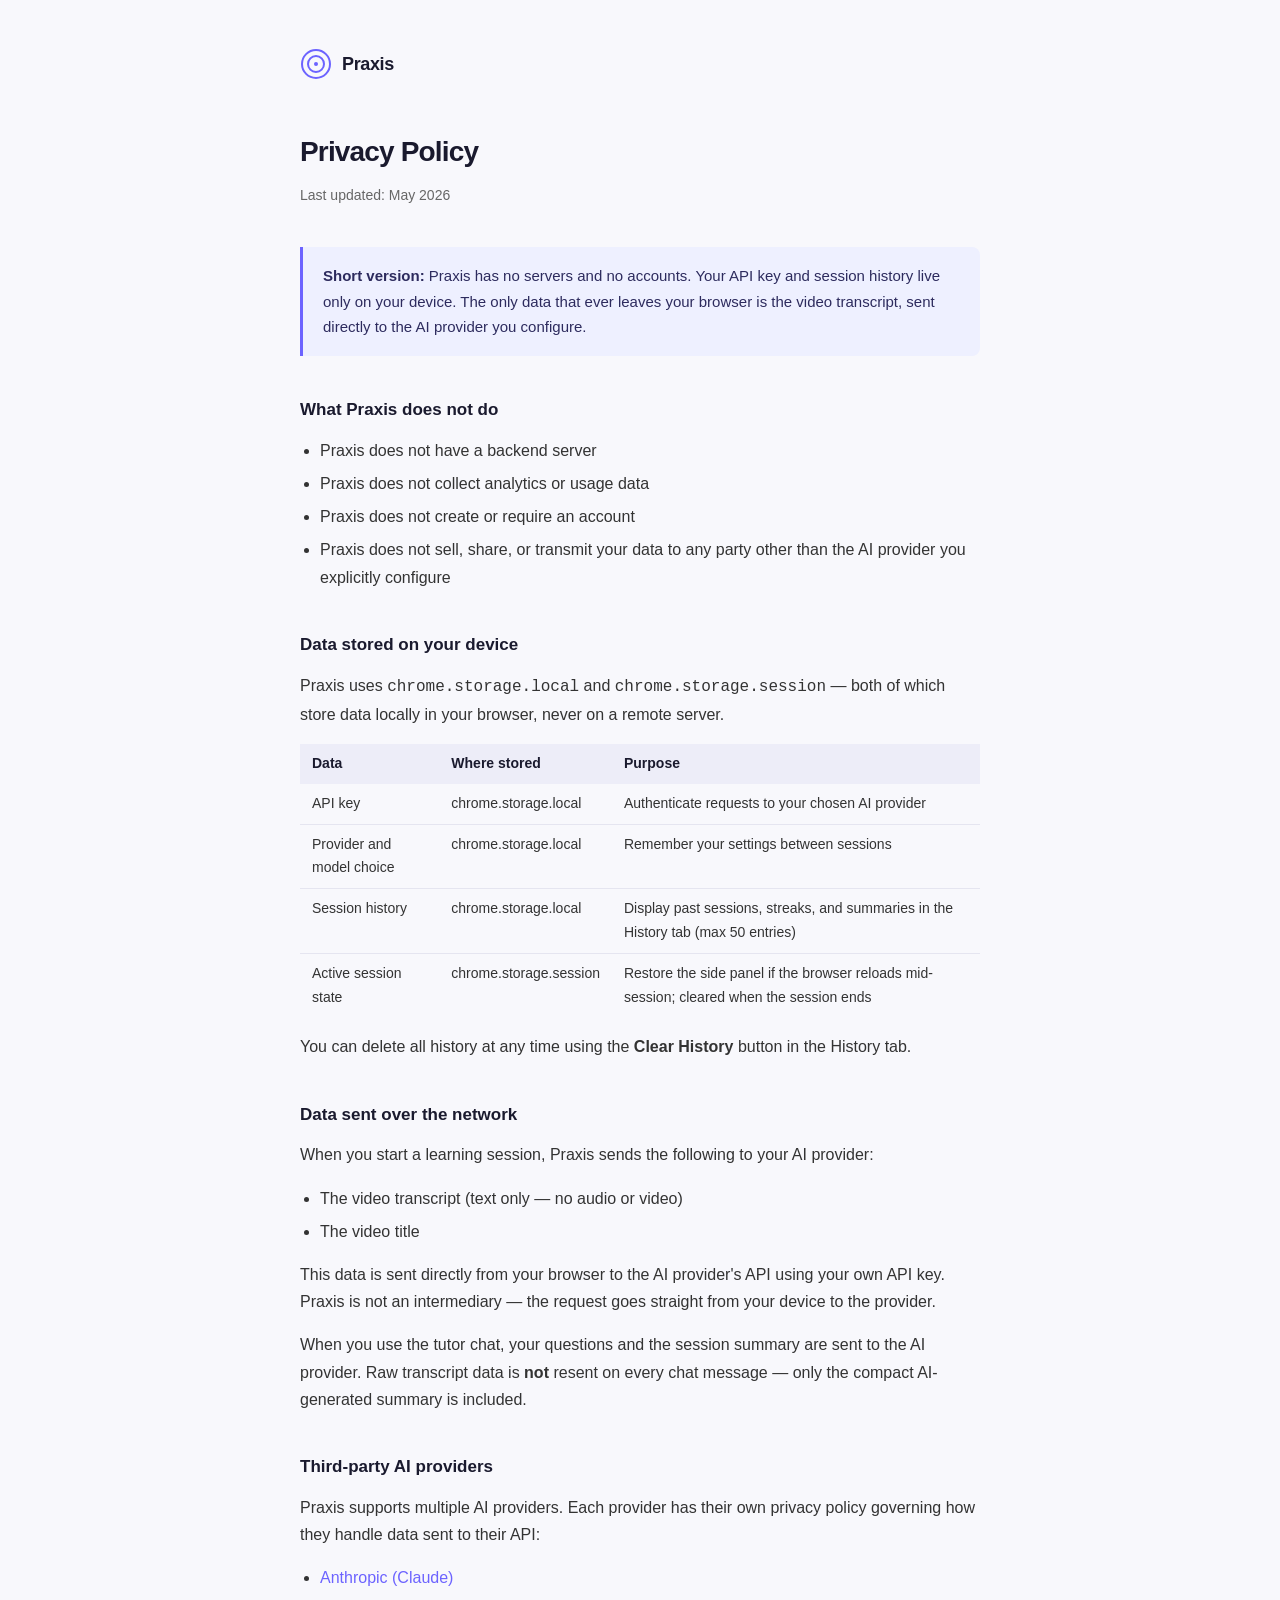
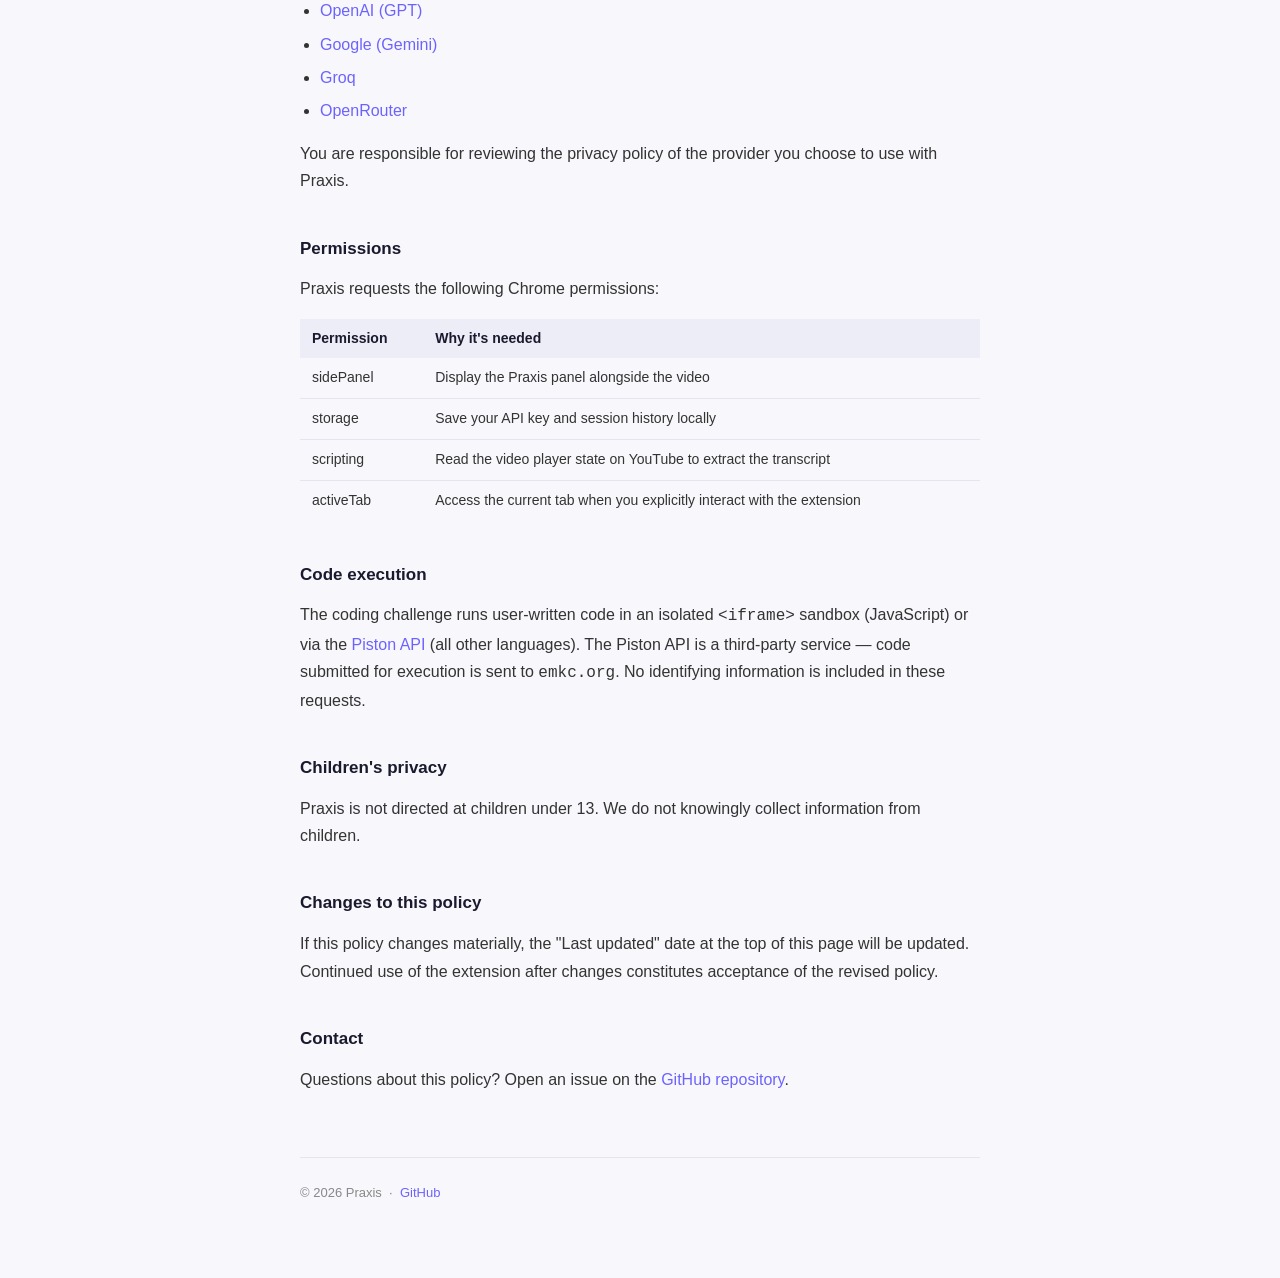
<file: docs/privacy.html>
<!DOCTYPE html>
<html lang="en">
<head>
  <meta charset="UTF-8">
  <meta name="viewport" content="width=device-width, initial-scale=1.0">
  <title>Privacy Policy — Praxis</title>
  <style>
    *, *::before, *::after { box-sizing: border-box; margin: 0; padding: 0; }

    body {
      font-family: -apple-system, BlinkMacSystemFont, 'Segoe UI', sans-serif;
      font-size: 16px;
      line-height: 1.7;
      color: #1a1a2e;
      background: #f8f8fc;
      padding: 48px 24px 80px;
    }

    .page {
      max-width: 680px;
      margin: 0 auto;
    }

    .brand {
      display: flex;
      align-items: center;
      gap: 10px;
      margin-bottom: 48px;
      text-decoration: none;
      color: inherit;
    }

    .brand-mark {
      width: 32px;
      height: 32px;
    }

    .brand-name {
      font-size: 18px;
      font-weight: 700;
      letter-spacing: -0.02em;
    }

    h1 {
      font-size: 28px;
      font-weight: 700;
      letter-spacing: -0.03em;
      margin-bottom: 8px;
    }

    .meta {
      font-size: 14px;
      color: #666;
      margin-bottom: 40px;
    }

    h2 {
      font-size: 17px;
      font-weight: 600;
      margin-top: 40px;
      margin-bottom: 12px;
      color: #1a1a2e;
    }

    p {
      margin-bottom: 16px;
      color: #333;
    }

    ul {
      padding-left: 20px;
      margin-bottom: 16px;
      color: #333;
    }

    li {
      margin-bottom: 6px;
    }

    .callout {
      background: #eef0ff;
      border-left: 3px solid #6c63ff;
      border-radius: 0 8px 8px 0;
      padding: 16px 20px;
      margin: 24px 0;
    }

    .callout p {
      margin: 0;
      color: #2d2b5e;
      font-size: 15px;
    }

    a {
      color: #6c63ff;
      text-decoration: none;
    }

    a:hover {
      text-decoration: underline;
    }

    table {
      width: 100%;
      border-collapse: collapse;
      margin-bottom: 16px;
      font-size: 14px;
    }

    th {
      text-align: left;
      padding: 8px 12px;
      background: #ededf8;
      font-weight: 600;
      color: #1a1a2e;
    }

    td {
      padding: 8px 12px;
      border-bottom: 1px solid #e5e5f0;
      color: #333;
      vertical-align: top;
    }

    tr:last-child td {
      border-bottom: none;
    }

    footer {
      margin-top: 64px;
      padding-top: 24px;
      border-top: 1px solid #e5e5f0;
      font-size: 13px;
      color: #888;
    }
  </style>
</head>
<body>
  <div class="page">

    <a class="brand" href="https://github.com/cybort360/praxis">
      <svg class="brand-mark" viewBox="0 0 32 32" fill="none" xmlns="http://www.w3.org/2000/svg">
        <circle cx="16" cy="16" r="14" stroke="#6c63ff" stroke-width="2"/>
        <circle cx="16" cy="16" r="8"  stroke="#6c63ff" stroke-width="2"/>
        <circle cx="16" cy="16" r="2"  fill="#6c63ff"/>
      </svg>
      <span class="brand-name">Praxis</span>
    </a>

    <h1>Privacy Policy</h1>
    <p class="meta">Last updated: May 2026</p>

    <div class="callout">
      <p><strong>Short version:</strong> Praxis has no servers and no accounts. Your API key and session history live only on your device. The only data that ever leaves your browser is the video transcript, sent directly to the AI provider you configure.</p>
    </div>

    <h2>What Praxis does not do</h2>
    <ul>
      <li>Praxis does not have a backend server</li>
      <li>Praxis does not collect analytics or usage data</li>
      <li>Praxis does not create or require an account</li>
      <li>Praxis does not sell, share, or transmit your data to any party other than the AI provider you explicitly configure</li>
    </ul>

    <h2>Data stored on your device</h2>
    <p>Praxis uses <code>chrome.storage.local</code> and <code>chrome.storage.session</code> — both of which store data locally in your browser, never on a remote server.</p>

    <table>
      <thead>
        <tr>
          <th>Data</th>
          <th>Where stored</th>
          <th>Purpose</th>
        </tr>
      </thead>
      <tbody>
        <tr>
          <td>API key</td>
          <td>chrome.storage.local</td>
          <td>Authenticate requests to your chosen AI provider</td>
        </tr>
        <tr>
          <td>Provider and model choice</td>
          <td>chrome.storage.local</td>
          <td>Remember your settings between sessions</td>
        </tr>
        <tr>
          <td>Session history</td>
          <td>chrome.storage.local</td>
          <td>Display past sessions, streaks, and summaries in the History tab (max 50 entries)</td>
        </tr>
        <tr>
          <td>Active session state</td>
          <td>chrome.storage.session</td>
          <td>Restore the side panel if the browser reloads mid-session; cleared when the session ends</td>
        </tr>
      </tbody>
    </table>

    <p>You can delete all history at any time using the <strong>Clear History</strong> button in the History tab.</p>

    <h2>Data sent over the network</h2>
    <p>When you start a learning session, Praxis sends the following to your AI provider:</p>
    <ul>
      <li>The video transcript (text only — no audio or video)</li>
      <li>The video title</li>
    </ul>
    <p>This data is sent directly from your browser to the AI provider's API using your own API key. Praxis is not an intermediary — the request goes straight from your device to the provider.</p>
    <p>When you use the tutor chat, your questions and the session summary are sent to the AI provider. Raw transcript data is <strong>not</strong> resent on every chat message — only the compact AI-generated summary is included.</p>

    <h2>Third-party AI providers</h2>
    <p>Praxis supports multiple AI providers. Each provider has their own privacy policy governing how they handle data sent to their API:</p>
    <ul>
      <li><a href="https://www.anthropic.com/privacy" target="_blank" rel="noopener">Anthropic (Claude)</a></li>
      <li><a href="https://openai.com/policies/privacy-policy" target="_blank" rel="noopener">OpenAI (GPT)</a></li>
      <li><a href="https://policies.google.com/privacy" target="_blank" rel="noopener">Google (Gemini)</a></li>
      <li><a href="https://groq.com/privacy-policy/" target="_blank" rel="noopener">Groq</a></li>
      <li><a href="https://openrouter.ai/privacy" target="_blank" rel="noopener">OpenRouter</a></li>
    </ul>
    <p>You are responsible for reviewing the privacy policy of the provider you choose to use with Praxis.</p>

    <h2>Permissions</h2>
    <p>Praxis requests the following Chrome permissions:</p>
    <table>
      <thead>
        <tr>
          <th>Permission</th>
          <th>Why it's needed</th>
        </tr>
      </thead>
      <tbody>
        <tr>
          <td>sidePanel</td>
          <td>Display the Praxis panel alongside the video</td>
        </tr>
        <tr>
          <td>storage</td>
          <td>Save your API key and session history locally</td>
        </tr>
        <tr>
          <td>scripting</td>
          <td>Read the video player state on YouTube to extract the transcript</td>
        </tr>
        <tr>
          <td>activeTab</td>
          <td>Access the current tab when you explicitly interact with the extension</td>
        </tr>
      </tbody>
    </table>

    <h2>Code execution</h2>
    <p>The coding challenge runs user-written code in an isolated <code>&lt;iframe&gt;</code> sandbox (JavaScript) or via the <a href="https://github.com/engineer-man/piston" target="_blank" rel="noopener">Piston API</a> (all other languages). The Piston API is a third-party service — code submitted for execution is sent to <code>emkc.org</code>. No identifying information is included in these requests.</p>

    <h2>Children's privacy</h2>
    <p>Praxis is not directed at children under 13. We do not knowingly collect information from children.</p>

    <h2>Changes to this policy</h2>
    <p>If this policy changes materially, the "Last updated" date at the top of this page will be updated. Continued use of the extension after changes constitutes acceptance of the revised policy.</p>

    <h2>Contact</h2>
    <p>Questions about this policy? Open an issue on the <a href="https://github.com/cybort360/praxis" target="_blank" rel="noopener">GitHub repository</a>.</p>

    <footer>
      &copy; 2026 Praxis &nbsp;·&nbsp; <a href="https://github.com/cybort360/praxis">GitHub</a>
    </footer>

  </div>
</body>
</html>
</file>
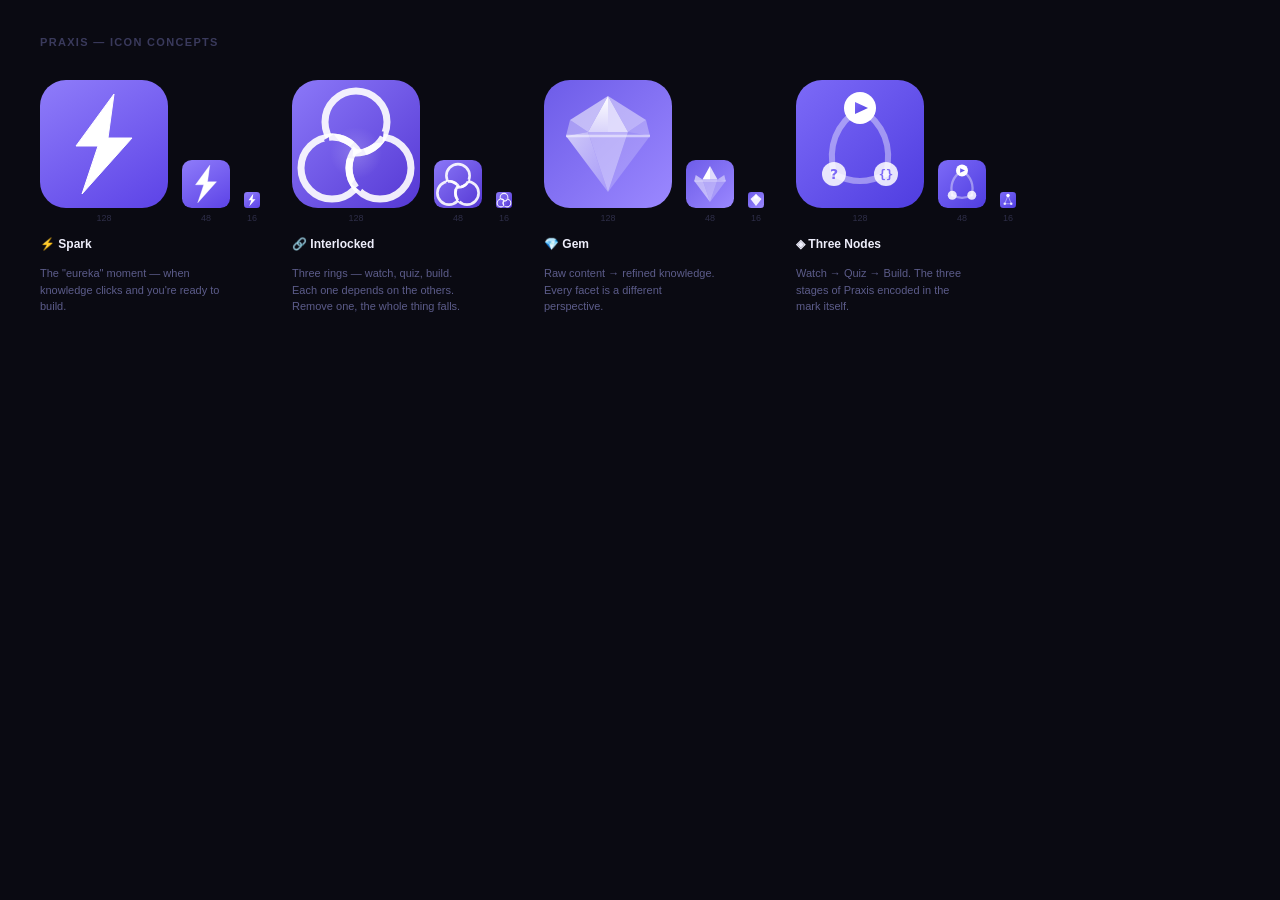
<file: store/icon-concepts.html>
<!DOCTYPE html>
<html lang="en">
<head>
<meta charset="UTF-8"/>
<style>
  * { box-sizing: border-box; margin: 0; padding: 0; }
  body {
    background: #0a0a12;
    font-family: -apple-system, BlinkMacSystemFont, 'Inter', sans-serif;
    -webkit-font-smoothing: antialiased;
    padding: 36px 40px;
    color: #eeeefb;
  }
  h1 { font-size: 11px; font-weight: 600; color: #3a3a5c; text-transform: uppercase; letter-spacing: 0.12em; margin-bottom: 32px; }
  .row { display: flex; gap: 32px; flex-wrap: wrap; }
  .option {
    display: flex;
    flex-direction: column;
    align-items: flex-start;
    gap: 14px;
  }
  .sizes { display: flex; align-items: flex-end; gap: 14px; }
  .size-col { display: flex; flex-direction: column; align-items: center; gap: 5px; }
  .size-tag { font-size: 9px; color: #2e2e48; font-weight: 500; }
  .name { font-size: 12px; font-weight: 700; color: #eeeefb; }
  .desc { font-size: 11px; color: #5c5c8a; line-height: 1.5; max-width: 180px; }
</style>
</head>
<body>
<h1>Praxis — Icon Concepts</h1>
<div class="row">

  <!-- ═══ 1. SPARK / BOLT ═══ -->
  <div class="option">
    <div class="sizes">
      <!-- 128 -->
      <div class="size-col">
        <svg width="128" height="128" viewBox="0 0 128 128" fill="none">
          <defs>
            <linearGradient id="g1" x1="20%" y1="0%" x2="80%" y2="100%">
              <stop offset="0%" stop-color="#8b78f8"/>
              <stop offset="100%" stop-color="#6047e8"/>
            </linearGradient>
          </defs>
          <rect width="128" height="128" rx="26" fill="url(#g1)"/>
          <!-- Clean lightning bolt -->
          <path d="M74 14 L36 66 H58 L42 114 L92 58 H68 Z"
                fill="white" stroke="white" stroke-width="1" stroke-linejoin="round"/>
          <!-- Subtle inner highlight -->
          <path d="M74 14 L55 56 H68 Z" fill="rgba(255,255,255,0.35)"/>
        </svg>
        <span class="size-tag">128</span>
      </div>
      <!-- 48 -->
      <div class="size-col">
        <svg width="48" height="48" viewBox="0 0 128 128" fill="none">
          <defs><linearGradient id="g1b" x1="20%" y1="0%" x2="80%" y2="100%">
            <stop offset="0%" stop-color="#8b78f8"/><stop offset="100%" stop-color="#6047e8"/>
          </linearGradient></defs>
          <rect width="128" height="128" rx="26" fill="url(#g1b)"/>
          <path d="M74 14 L36 66 H58 L42 114 L92 58 H68 Z" fill="white" stroke="white" stroke-width="1" stroke-linejoin="round"/>
          <path d="M74 14 L55 56 H68 Z" fill="rgba(255,255,255,0.35)"/>
        </svg>
        <span class="size-tag">48</span>
      </div>
      <!-- 16 -->
      <div class="size-col">
        <svg width="16" height="16" viewBox="0 0 128 128" fill="none">
          <defs><linearGradient id="g1c" x1="20%" y1="0%" x2="80%" y2="100%">
            <stop offset="0%" stop-color="#8b78f8"/><stop offset="100%" stop-color="#6047e8"/>
          </linearGradient></defs>
          <rect width="128" height="128" rx="26" fill="url(#g1c)"/>
          <path d="M74 14 L36 66 H58 L42 114 L92 58 H68 Z" fill="white"/>
        </svg>
        <span class="size-tag">16</span>
      </div>
    </div>
    <div class="name">⚡ Spark</div>
    <div class="desc">The "eureka" moment — when knowledge clicks and you're ready to build.</div>
  </div>

  <!-- ═══ 2. INTERLOCKED RINGS ═══ -->
  <!--
    Three rings: top C1=(64,42), BL C2=(40,88), BR C3=(88,88), r=31
    Intersections (computed):
      R1∩R2: (67.05,72.85) and (36.95,57.15)
      R1∩R3: (60.95,72.85) and (91.05,57.15)
      R2∩R3: (64,68.38)    and (64,107.62)
    Cyclic weave: R1 over R3, R2 over R1, R3 over R2
    Technique: draw all rings → cover "under" arcs with bg gradient → redraw "over" arcs
  -->
  <div class="option">
    <div class="sizes">
      <!-- 128 -->
      <div class="size-col">
        <svg width="128" height="128" viewBox="0 0 128 128" fill="none">
          <defs>
            <linearGradient id="g2" x1="0" y1="0" x2="128" y2="128" gradientUnits="userSpaceOnUse">
              <stop offset="0%" stop-color="#8b78f8"/>
              <stop offset="100%" stop-color="#5538d4"/>
            </linearGradient>
            <radialGradient id="g2glow" cx="64" cy="73" r="26" gradientUnits="userSpaceOnUse">
              <stop offset="0%" stop-color="white" stop-opacity="0.18"/>
              <stop offset="100%" stop-color="white" stop-opacity="0"/>
            </radialGradient>
          </defs>
          <rect width="128" height="128" rx="26" fill="url(#g2)"/>
          <!-- Step 1 – all three rings -->
          <circle cx="64" cy="42" r="31" stroke="white" stroke-width="7" stroke-opacity="0.9" fill="none"/>
          <circle cx="40" cy="88" r="31" stroke="white" stroke-width="7" stroke-opacity="0.9" fill="none"/>
          <circle cx="88" cy="88" r="31" stroke="white" stroke-width="7" stroke-opacity="0.9" fill="none"/>
          <!-- Step 2 – erase "under" arcs with bg-coloured stroke -->
          <path d="M 60.95 72.85 A 31 31 0 0 1 91.05 57.15" stroke="url(#g2)" stroke-width="11.5"/><!-- R3 under R1 -->
          <path d="M 67.05 72.85 A 31 31 0 0 1 36.95 57.15" stroke="url(#g2)" stroke-width="11.5"/><!-- R1 under R2 -->
          <path d="M 64 68.38 A 31 31 0 0 1 64 107.62"       stroke="url(#g2)" stroke-width="11.5"/><!-- R2 under R3 -->
          <!-- Step 3 – redraw "over" arcs on top -->
          <path d="M 91.05 57.15 A 31 31 0 0 1 60.95 72.85" stroke="white" stroke-width="7" stroke-opacity="0.9"/><!-- R1 over R3 -->
          <path d="M 36.95 57.15 A 31 31 0 0 1 67.05 72.85" stroke="white" stroke-width="7" stroke-opacity="0.9"/><!-- R2 over R1 -->
          <path d="M 64 107.62 A 31 31 0 0 1 64 68.38"       stroke="white" stroke-width="7" stroke-opacity="0.9"/><!-- R3 over R2 -->
          <!-- Soft centre glow where all three rings meet -->
          <circle cx="64" cy="73" r="26" fill="url(#g2glow)"/>
        </svg>
        <span class="size-tag">128</span>
      </div>
      <!-- 48 -->
      <div class="size-col">
        <svg width="48" height="48" viewBox="0 0 128 128" fill="none">
          <defs>
            <linearGradient id="g2b" x1="0" y1="0" x2="128" y2="128" gradientUnits="userSpaceOnUse">
              <stop offset="0%" stop-color="#8b78f8"/><stop offset="100%" stop-color="#5538d4"/>
            </linearGradient>
          </defs>
          <rect width="128" height="128" rx="26" fill="url(#g2b)"/>
          <circle cx="64" cy="42" r="31" stroke="white" stroke-width="7"   stroke-opacity="0.9" fill="none"/>
          <circle cx="40" cy="88" r="31" stroke="white" stroke-width="7"   stroke-opacity="0.9" fill="none"/>
          <circle cx="88" cy="88" r="31" stroke="white" stroke-width="7"   stroke-opacity="0.9" fill="none"/>
          <path d="M 60.95 72.85 A 31 31 0 0 1 91.05 57.15" stroke="url(#g2b)" stroke-width="11.5"/>
          <path d="M 67.05 72.85 A 31 31 0 0 1 36.95 57.15" stroke="url(#g2b)" stroke-width="11.5"/>
          <path d="M 64 68.38 A 31 31 0 0 1 64 107.62"       stroke="url(#g2b)" stroke-width="11.5"/>
          <path d="M 91.05 57.15 A 31 31 0 0 1 60.95 72.85" stroke="white" stroke-width="7" stroke-opacity="0.9"/>
          <path d="M 36.95 57.15 A 31 31 0 0 1 67.05 72.85" stroke="white" stroke-width="7" stroke-opacity="0.9"/>
          <path d="M 64 107.62 A 31 31 0 0 1 64 68.38"       stroke="white" stroke-width="7" stroke-opacity="0.9"/>
        </svg>
        <span class="size-tag">48</span>
      </div>
      <!-- 16 -->
      <div class="size-col">
        <svg width="16" height="16" viewBox="0 0 128 128" fill="none">
          <defs>
            <linearGradient id="g2c" x1="0" y1="0" x2="128" y2="128" gradientUnits="userSpaceOnUse">
              <stop offset="0%" stop-color="#8b78f8"/><stop offset="100%" stop-color="#5538d4"/>
            </linearGradient>
          </defs>
          <rect width="128" height="128" rx="26" fill="url(#g2c)"/>
          <circle cx="64" cy="42" r="31" stroke="white" stroke-width="8.5" stroke-opacity="0.9" fill="none"/>
          <circle cx="40" cy="88" r="31" stroke="white" stroke-width="8.5" stroke-opacity="0.9" fill="none"/>
          <circle cx="88" cy="88" r="31" stroke="white" stroke-width="8.5" stroke-opacity="0.9" fill="none"/>
          <path d="M 60.95 72.85 A 31 31 0 0 1 91.05 57.15" stroke="url(#g2c)" stroke-width="14"/>
          <path d="M 67.05 72.85 A 31 31 0 0 1 36.95 57.15" stroke="url(#g2c)" stroke-width="14"/>
          <path d="M 64 68.38 A 31 31 0 0 1 64 107.62"       stroke="url(#g2c)" stroke-width="14"/>
          <path d="M 91.05 57.15 A 31 31 0 0 1 60.95 72.85" stroke="white" stroke-width="8.5" stroke-opacity="0.9"/>
          <path d="M 36.95 57.15 A 31 31 0 0 1 67.05 72.85" stroke="white" stroke-width="8.5" stroke-opacity="0.9"/>
          <path d="M 64 107.62 A 31 31 0 0 1 64 68.38"       stroke="white" stroke-width="8.5" stroke-opacity="0.9"/>
        </svg>
        <span class="size-tag">16</span>
      </div>
    </div>
    <div class="name">🔗 Interlocked</div>
    <div class="desc">Three rings — watch, quiz, build. Each one depends on the others. Remove one, the whole thing falls.</div>
  </div>

  <!-- ═══ 3. GEM / DIAMOND ═══ -->
  <div class="option">
    <div class="sizes">
      <!-- 128 -->
      <div class="size-col">
        <svg width="128" height="128" viewBox="0 0 128 128" fill="none">
          <defs>
            <linearGradient id="g3" x1="0%" y1="0%" x2="100%" y2="100%">
              <stop offset="0%" stop-color="#6d5ce8"/>
              <stop offset="100%" stop-color="#9b88ff"/>
            </linearGradient>
            <linearGradient id="g3t" x1="0%" y1="0%" x2="0%" y2="100%">
              <stop offset="0%" stop-color="#ffffff" stop-opacity="1"/>
              <stop offset="100%" stop-color="#ffffff" stop-opacity="0.7"/>
            </linearGradient>
            <linearGradient id="g3b" x1="0%" y1="0%" x2="100%" y2="100%">
              <stop offset="0%" stop-color="#ffffff" stop-opacity="0.65"/>
              <stop offset="100%" stop-color="#ffffff" stop-opacity="0.25"/>
            </linearGradient>
          </defs>
          <rect width="128" height="128" rx="26" fill="url(#g3)"/>
          <!-- Gem top row (crown facets) -->
          <polygon points="64,16 44,52 64,52" fill="url(#g3t)"/>
          <polygon points="64,16 84,52 64,52" fill="white" opacity="0.75"/>
          <polygon points="64,16 44,52 26,40" fill="white" opacity="0.55"/>
          <polygon points="64,16 84,52 102,40" fill="white" opacity="0.45"/>
          <polygon points="26,40 44,52 22,56" fill="white" opacity="0.35"/>
          <polygon points="102,40 84,52 106,56" fill="white" opacity="0.3"/>
          <!-- Gem bottom (pavilion) -->
          <polygon points="22,56 44,52 64,112" fill="url(#g3b)"/>
          <polygon points="106,56 84,52 64,112" fill="white" opacity="0.2"/>
          <polygon points="44,52 84,52 64,112" fill="white" opacity="0.45"/>
          <!-- Waist line -->
          <line x1="22" y1="56" x2="106" y2="56" stroke="white" stroke-width="2.5" opacity="0.5"/>
        </svg>
        <span class="size-tag">128</span>
      </div>
      <!-- 48 -->
      <div class="size-col">
        <svg width="48" height="48" viewBox="0 0 128 128" fill="none">
          <defs>
            <linearGradient id="g3d" x1="0%" y1="0%" x2="100%" y2="100%">
              <stop offset="0%" stop-color="#6d5ce8"/><stop offset="100%" stop-color="#9b88ff"/>
            </linearGradient>
          </defs>
          <rect width="128" height="128" rx="26" fill="url(#g3d)"/>
          <polygon points="64,16 44,52 64,52" fill="white"/>
          <polygon points="64,16 84,52 64,52" fill="white" opacity="0.75"/>
          <polygon points="26,40 44,52 22,56" fill="white" opacity="0.55"/>
          <polygon points="102,40 84,52 106,56" fill="white" opacity="0.45"/>
          <polygon points="22,56 44,52 64,112" fill="white" opacity="0.5"/>
          <polygon points="106,56 84,52 64,112" fill="white" opacity="0.25"/>
          <polygon points="44,52 84,52 64,112" fill="white" opacity="0.4"/>
          <line x1="22" y1="56" x2="106" y2="56" stroke="white" stroke-width="2.5" opacity="0.5"/>
        </svg>
        <span class="size-tag">48</span>
      </div>
      <!-- 16 -->
      <div class="size-col">
        <svg width="16" height="16" viewBox="0 0 128 128" fill="none">
          <defs><linearGradient id="g3e" x1="0%" y1="0%" x2="100%" y2="100%">
            <stop offset="0%" stop-color="#6d5ce8"/><stop offset="100%" stop-color="#9b88ff"/>
          </linearGradient></defs>
          <rect width="128" height="128" rx="26" fill="url(#g3e)"/>
          <polygon points="64,16 20,56 64,112 108,56" fill="white" opacity="0.9"/>
          <polygon points="64,16 44,52 84,52" fill="white"/>
          <line x1="20" y1="56" x2="108" y2="56" stroke="url(#g3e)" stroke-width="4"/>
        </svg>
        <span class="size-tag">16</span>
      </div>
    </div>
    <div class="name">💎 Gem</div>
    <div class="desc">Raw content → refined knowledge. Every facet is a different perspective.</div>
  </div>

  <!-- ═══ 4. ORBIT / NODES ═══ -->
  <div class="option">
    <div class="sizes">
      <!-- 128 -->
      <div class="size-col">
        <svg width="128" height="128" viewBox="0 0 128 128" fill="none">
          <defs>
            <linearGradient id="g4" x1="0%" y1="0%" x2="100%" y2="100%">
              <stop offset="0%" stop-color="#7c6af7"/>
              <stop offset="100%" stop-color="#4f3de0"/>
            </linearGradient>
          </defs>
          <rect width="128" height="128" rx="26" fill="url(#g4)"/>
          <!-- Connecting arcs (curved lines between nodes) -->
          <path d="M 64 28 Q 100 52 90 94" stroke="white" stroke-width="6" stroke-linecap="round" opacity="0.4" fill="none"/>
          <path d="M 64 28 Q 28 52 38 94" stroke="white" stroke-width="6" stroke-linecap="round" opacity="0.4" fill="none"/>
          <path d="M 38 94 Q 64 108 90 94" stroke="white" stroke-width="6" stroke-linecap="round" opacity="0.4" fill="none"/>
          <!-- Top node — Watch/Learn (large, bright) -->
          <circle cx="64" cy="28" r="16" fill="white"/>
          <!-- Play triangle inside top node -->
          <polygon points="59,22 59,34 72,28" fill="url(#g4)"/>
          <!-- Bottom-left node — Quiz -->
          <circle cx="38" cy="94" r="12" fill="white" opacity="0.85"/>
          <!-- Question mark inside -->
          <text x="38" y="99" text-anchor="middle" font-family="'SF Pro', system-ui" font-weight="800" font-size="14" fill="#7c6af7">?</text>
          <!-- Bottom-right node — Build -->
          <circle cx="90" cy="94" r="12" fill="white" opacity="0.85"/>
          <!-- Code brackets inside -->
          <text x="90" y="99" text-anchor="middle" font-family="'SF Pro Mono', monospace" font-weight="700" font-size="12" fill="#7c6af7">{}</text>
        </svg>
        <span class="size-tag">128</span>
      </div>
      <!-- 48 -->
      <div class="size-col">
        <svg width="48" height="48" viewBox="0 0 128 128" fill="none">
          <defs><linearGradient id="g4b" x1="0%" y1="0%" x2="100%" y2="100%">
            <stop offset="0%" stop-color="#7c6af7"/><stop offset="100%" stop-color="#4f3de0"/>
          </linearGradient></defs>
          <rect width="128" height="128" rx="26" fill="url(#g4b)"/>
          <path d="M 64 28 Q 100 52 90 94" stroke="white" stroke-width="6" stroke-linecap="round" opacity="0.4" fill="none"/>
          <path d="M 64 28 Q 28 52 38 94" stroke="white" stroke-width="6" stroke-linecap="round" opacity="0.4" fill="none"/>
          <path d="M 38 94 Q 64 108 90 94" stroke="white" stroke-width="6" stroke-linecap="round" opacity="0.4" fill="none"/>
          <circle cx="64" cy="28" r="16" fill="white"/>
          <polygon points="59,22 59,34 72,28" fill="url(#g4b)"/>
          <circle cx="38" cy="94" r="12" fill="white" opacity="0.85"/>
          <circle cx="90" cy="94" r="12" fill="white" opacity="0.85"/>
        </svg>
        <span class="size-tag">48</span>
      </div>
      <!-- 16 -->
      <div class="size-col">
        <svg width="16" height="16" viewBox="0 0 128 128" fill="none">
          <defs><linearGradient id="g4c" x1="0%" y1="0%" x2="100%" y2="100%">
            <stop offset="0%" stop-color="#7c6af7"/><stop offset="100%" stop-color="#4f3de0"/>
          </linearGradient></defs>
          <rect width="128" height="128" rx="26" fill="url(#g4c)"/>
          <line x1="64" y1="28" x2="38" y2="94" stroke="white" stroke-width="7" opacity="0.5"/>
          <line x1="64" y1="28" x2="90" y2="94" stroke="white" stroke-width="7" opacity="0.5"/>
          <line x1="38" y1="94" x2="90" y2="94" stroke="white" stroke-width="7" opacity="0.5"/>
          <circle cx="64" cy="28" r="14" fill="white"/>
          <circle cx="38" cy="94" r="10" fill="white" opacity="0.85"/>
          <circle cx="90" cy="94" r="10" fill="white" opacity="0.85"/>
        </svg>
        <span class="size-tag">16</span>
      </div>
    </div>
    <div class="name">◈ Three Nodes</div>
    <div class="desc">Watch → Quiz → Build. The three stages of Praxis encoded in the mark itself.</div>
  </div>

</div>
</body>
</html>
</file>
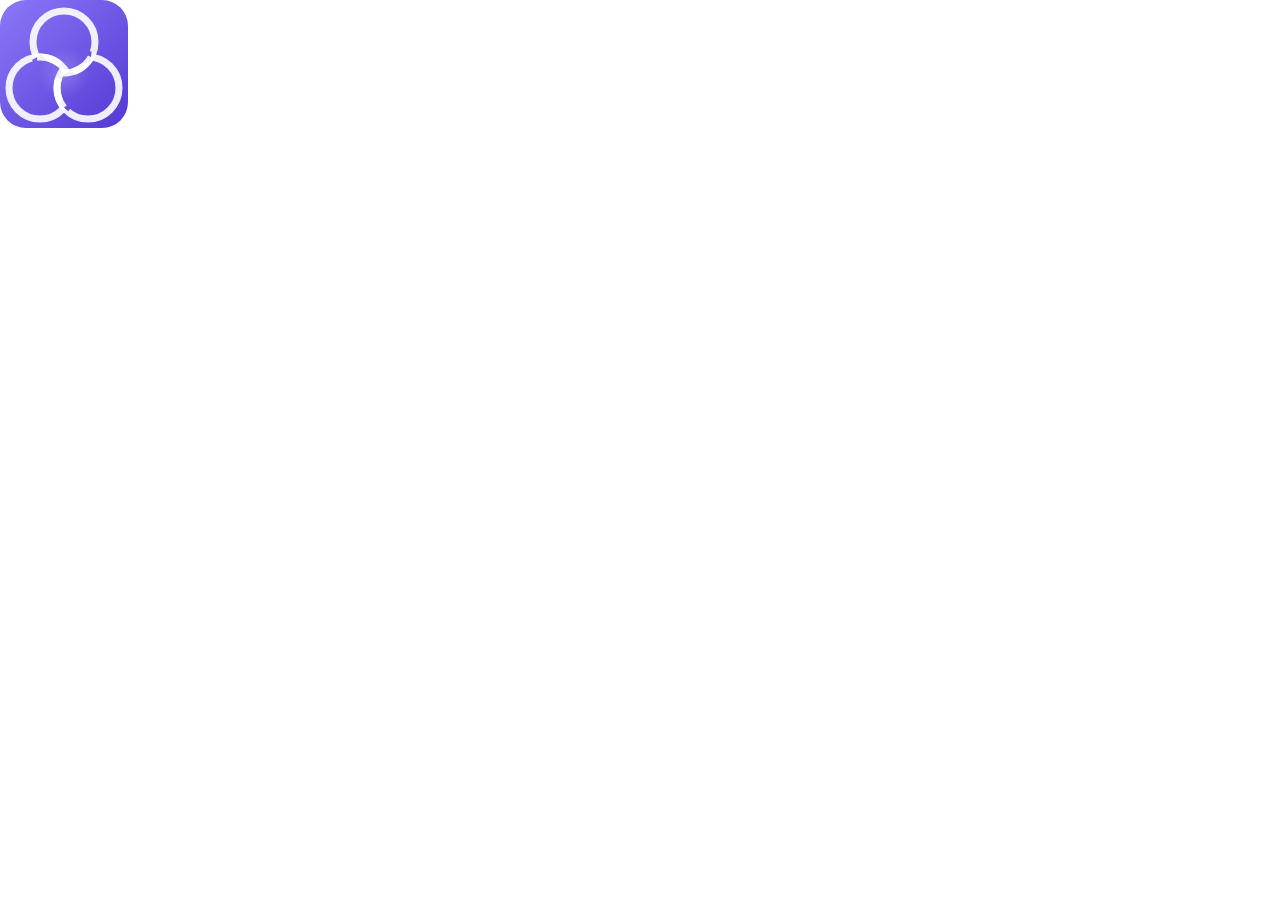
<file: store/icon-render.html>
<!DOCTYPE html>
<html>
<head>
<meta charset="UTF-8"/>
<style>
  * { margin: 0; padding: 0; }
  html, body { width: 128px; height: 128px; overflow: hidden; background: transparent; }
</style>
</head>
<body>
<svg width="128" height="128" viewBox="0 0 128 128" fill="none" xmlns="http://www.w3.org/2000/svg">
  <defs>
    <linearGradient id="bg" x1="0" y1="0" x2="128" y2="128" gradientUnits="userSpaceOnUse">
      <stop offset="0%" stop-color="#8b78f8"/>
      <stop offset="100%" stop-color="#5538d4"/>
    </linearGradient>
    <radialGradient id="glow" cx="64" cy="73" r="26" gradientUnits="userSpaceOnUse">
      <stop offset="0%" stop-color="white" stop-opacity="0.18"/>
      <stop offset="100%" stop-color="white" stop-opacity="0"/>
    </radialGradient>
  </defs>
  <rect width="128" height="128" rx="26" fill="url(#bg)"/>
  <!-- Three rings: top C1=(64,42), BL C2=(40,88), BR C3=(88,88), r=31 -->
  <circle cx="64" cy="42" r="31" stroke="white" stroke-width="7" stroke-opacity="0.9" fill="none"/>
  <circle cx="40" cy="88" r="31" stroke="white" stroke-width="7" stroke-opacity="0.9" fill="none"/>
  <circle cx="88" cy="88" r="31" stroke="white" stroke-width="7" stroke-opacity="0.9" fill="none"/>
  <!-- Erase "under" arcs -->
  <path d="M 60.95 72.85 A 31 31 0 0 1 91.05 57.15" stroke="url(#bg)" stroke-width="11.5"/>
  <path d="M 67.05 72.85 A 31 31 0 0 1 36.95 57.15" stroke="url(#bg)" stroke-width="11.5"/>
  <path d="M 64 68.38 A 31 31 0 0 1 64 107.62"       stroke="url(#bg)" stroke-width="11.5"/>
  <!-- Redraw "over" arcs -->
  <path d="M 91.05 57.15 A 31 31 0 0 1 60.95 72.85" stroke="white" stroke-width="7" stroke-opacity="0.9"/>
  <path d="M 36.95 57.15 A 31 31 0 0 1 67.05 72.85" stroke="white" stroke-width="7" stroke-opacity="0.9"/>
  <path d="M 64 107.62 A 31 31 0 0 1 64 68.38"       stroke="white" stroke-width="7" stroke-opacity="0.9"/>
  <!-- Centre glow -->
  <circle cx="64" cy="73" r="26" fill="url(#glow)"/>
</svg>
</body>
</html>
</file>
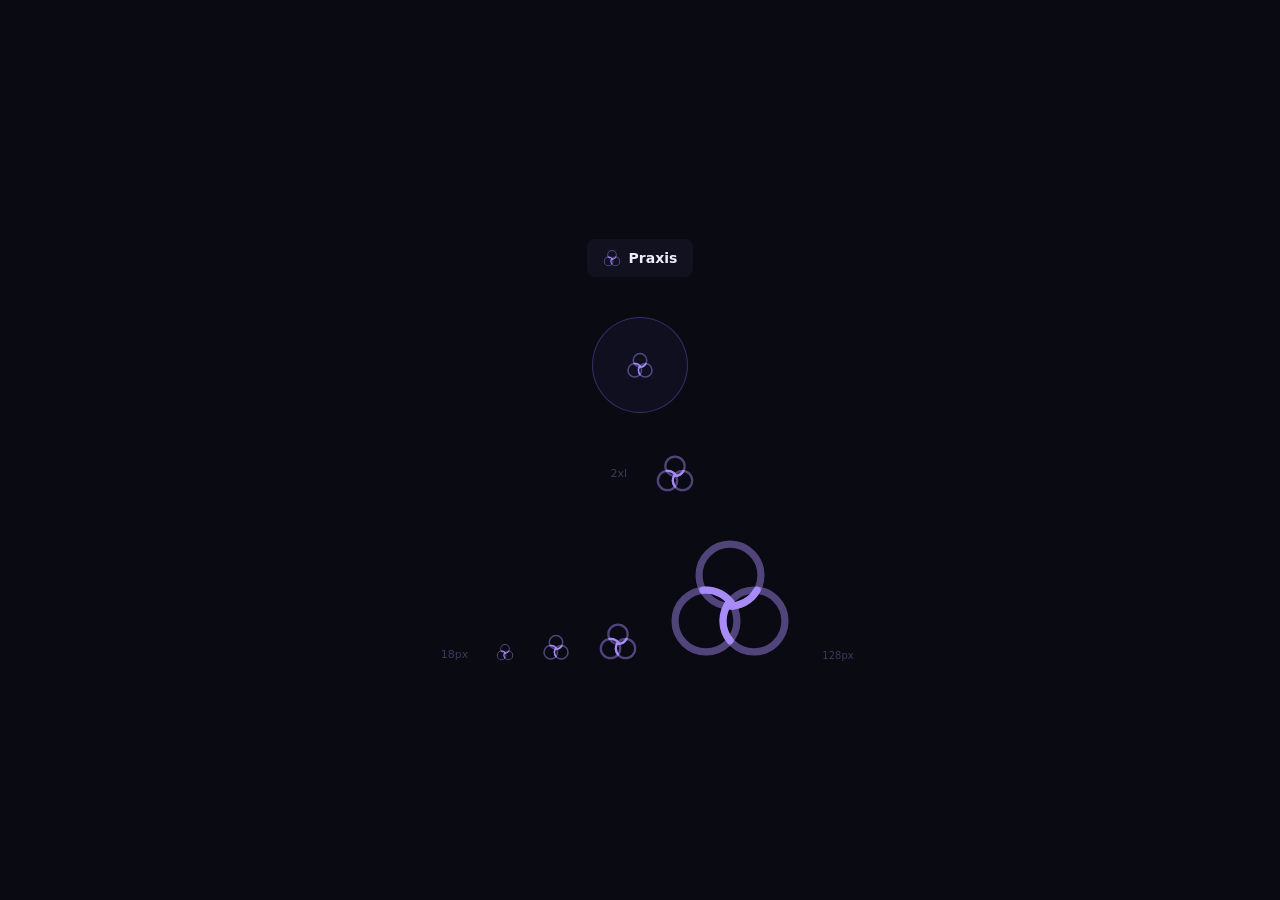
<file: store/logo-test.html>
<!DOCTYPE html>
<html lang="en">
<head><meta charset="UTF-8"/>
<style>
  * { box-sizing: border-box; margin: 0; padding: 0; }
  body { background: #0a0a12; display: flex; flex-direction: column; align-items: center; justify-content: center; min-height: 100vh; gap: 40px; font-family: system-ui; color: #a78bfa; }
  .row { display: flex; align-items: center; gap: 28px; }
  .label { font-size: 11px; color: #3a3a5c; width: 42px; text-align: right; }

  /* mirror the actual icon sizes from style.css */
  .icon-md  { width: 18px; height: 18px; }
  .icon-xl  { width: 28px; height: 28px; }
  .icon-2xl { width: 40px; height: 40px; }
  .icon-128 { width: 128px; height: 128px; }

  /* header mockup */
  .header { display: flex; align-items: center; gap: 8px; padding: 10px 16px; background: #111120; border-radius: 8px; }
  .header-title { font-size: 14px; font-weight: 700; color: #eeeefb; }

  /* idle hero mockup */
  .hero-circle {
    width: 96px; height: 96px; border-radius: 50%;
    border: 1.5px solid rgba(124,106,247,0.35);
    background: rgba(124,106,247,0.06);
    display: flex; align-items: center; justify-content: center;
  }
</style>
</head>
<body>

<!-- SVG Sprite (copied from sidepanel/index.html) -->
<svg xmlns="http://www.w3.org/2000/svg" aria-hidden="true" style="position:absolute;width:0;height:0;overflow:hidden">
  <defs>
    <symbol id="ic-logo" viewBox="0 0 24 24" fill="none">
      <circle cx="12"   cy="7.9"  r="5.8" stroke="currentColor" stroke-width="1.35" stroke-opacity="0.45"/>
      <circle cx="7.5"  cy="16.5" r="5.8" stroke="currentColor" stroke-width="1.35" stroke-opacity="0.45"/>
      <circle cx="16.5" cy="16.5" r="5.8" stroke="currentColor" stroke-width="1.35" stroke-opacity="0.45"/>
      <!-- R1 over R3 -->
      <path d="M 17.07 10.72 A 5.8 5.8 0 0 1 11.43 13.66" stroke="currentColor" stroke-width="1.35" stroke-linecap="round"/>
      <!-- R2 over R1 -->
      <path d="M 6.93 10.72 A 5.8 5.8 0 0 1 12.57 13.66" stroke="currentColor" stroke-width="1.35" stroke-linecap="round"/>
      <!-- R3 over R2 -->
      <path d="M 12 20.18 A 5.8 5.8 0 0 1 12 12.82" stroke="currentColor" stroke-width="1.35" stroke-linecap="round"/>
    </symbol>
  </defs>
</svg>

<!-- Header mockup -->
<div class="header">
  <svg class="icon-md" aria-hidden="true"><use href="#ic-logo"/></svg>
  <span class="header-title">Praxis</span>
</div>

<!-- Idle screen hero circle -->
<div class="hero-circle">
  <svg class="icon-xl" aria-hidden="true"><use href="#ic-logo"/></svg>
</div>

<!-- Loading screen 2xl -->
<div class="row">
  <span class="label">2xl</span>
  <svg class="icon-2xl" aria-hidden="true"><use href="#ic-logo"/></svg>
</div>

<!-- All sizes side by side -->
<div class="row" style="align-items:flex-end">
  <span class="label">18px</span>
  <svg class="icon-md"  aria-hidden="true"><use href="#ic-logo"/></svg>
  <svg class="icon-xl"  aria-hidden="true"><use href="#ic-logo"/></svg>
  <svg class="icon-2xl" aria-hidden="true"><use href="#ic-logo"/></svg>
  <svg class="icon-128" aria-hidden="true"><use href="#ic-logo"/></svg>
  <span class="label" style="width:auto; color:#3a3a5c; font-size:10px">128px</span>
</div>

</body>
</html>
</file>
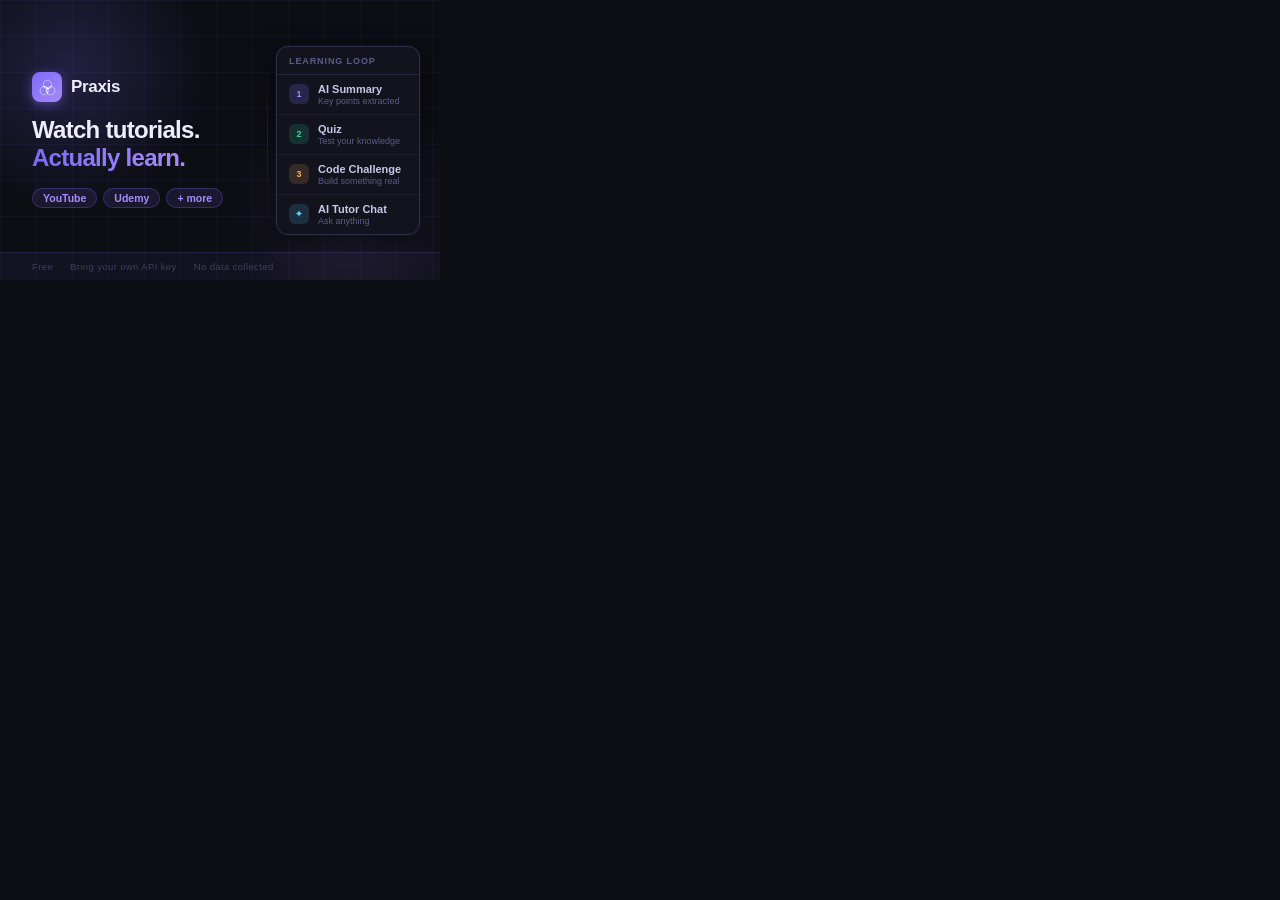
<file: store/promo-tile.html>
<!DOCTYPE html>
<html lang="en">
<head>
<meta charset="UTF-8"/>
<style>
  * { box-sizing: border-box; margin: 0; padding: 0; }

  html, body {
    width: 440px;
    height: 280px;
    overflow: hidden;
    background: #0d0d14;
    font-family: -apple-system, BlinkMacSystemFont, 'Inter', 'Segoe UI', sans-serif;
    -webkit-font-smoothing: antialiased;
  }

  .tile {
    width: 440px;
    height: 280px;
    position: relative;
    display: flex;
    align-items: stretch;
    overflow: hidden;
  }

  /* ── Left column ── */
  .left {
    flex: 1;
    display: flex;
    flex-direction: column;
    justify-content: center;
    padding: 28px 0 28px 32px;
    position: relative;
    z-index: 2;
  }

  /* ── Right column ── */
  .right {
    width: 172px;
    flex-shrink: 0;
    display: flex;
    align-items: center;
    justify-content: center;
    padding: 20px 20px 20px 8px;
    position: relative;
    z-index: 2;
  }

  /* Background glows */
  .glow-left {
    position: absolute;
    top: -80px; left: -80px;
    width: 300px; height: 300px;
    background: radial-gradient(circle, rgba(124,106,247,0.2) 0%, transparent 65%);
    pointer-events: none;
    z-index: 1;
  }
  .glow-right {
    position: absolute;
    bottom: -60px; right: -40px;
    width: 260px; height: 260px;
    background: radial-gradient(circle, rgba(167,139,250,0.13) 0%, transparent 65%);
    pointer-events: none;
    z-index: 1;
  }

  /* Subtle grid */
  .grid {
    position: absolute;
    inset: 0;
    background-image:
      linear-gradient(rgba(124,106,247,0.055) 1px, transparent 1px),
      linear-gradient(90deg, rgba(124,106,247,0.055) 1px, transparent 1px);
    background-size: 36px 36px;
    z-index: 1;
  }

  /* Divider line between columns */
  .left::after {
    content: '';
    position: absolute;
    right: 0; top: 20%; bottom: 20%;
    width: 1px;
    background: linear-gradient(to bottom, transparent, rgba(124,106,247,0.2), transparent);
  }

  /* Logo */
  .logo-row {
    display: flex;
    align-items: center;
    gap: 9px;
    margin-bottom: 14px;
  }

  .logo-icon {
    width: 30px; height: 30px;
    background: linear-gradient(135deg, #7c6af7, #a78bfa);
    border-radius: 8px;
    display: flex;
    align-items: center;
    justify-content: center;
    box-shadow: 0 3px 12px rgba(124,106,247,0.5);
    flex-shrink: 0;
  }

  .logo-name {
    font-size: 17px;
    font-weight: 800;
    color: #eeeefb;
    letter-spacing: -0.02em;
  }

  /* Tagline */
  .tagline {
    font-size: 24px;
    font-weight: 800;
    color: #eeeefb;
    line-height: 1.15;
    letter-spacing: -0.03em;
    margin-bottom: 16px;
  }

  .tagline .accent {
    background: linear-gradient(90deg, #7c6af7, #a78bfa);
    -webkit-background-clip: text;
    -webkit-text-fill-color: transparent;
    background-clip: text;
  }

  /* Pills */
  .pills {
    display: flex;
    gap: 6px;
    flex-wrap: wrap;
  }

  .pill {
    background: rgba(124,106,247,0.12);
    border: 1px solid rgba(124,106,247,0.28);
    border-radius: 999px;
    padding: 3px 10px;
    font-size: 10.5px;
    font-weight: 600;
    color: #a78bfa;
    white-space: nowrap;
  }

  /* ── Right: feature card ── */
  .feature-card {
    width: 148px;
    background: #13131e;
    border: 1px solid #2e2e48;
    border-radius: 12px;
    overflow: hidden;
    box-shadow: 0 6px 28px rgba(0,0,0,0.6), 0 0 0 1px rgba(124,106,247,0.08);
  }

  .card-header {
    padding: 9px 12px 8px;
    border-bottom: 1px solid #26263c;
    font-size: 9px;
    font-weight: 700;
    color: #5c5c8a;
    text-transform: uppercase;
    letter-spacing: 0.1em;
  }

  .feature-row {
    display: flex;
    align-items: center;
    gap: 9px;
    padding: 8px 12px;
    border-bottom: 1px solid #1e1e2e;
  }
  .feature-row:last-child { border-bottom: none; }

  .f-dot {
    width: 20px; height: 20px;
    border-radius: 6px;
    display: flex;
    align-items: center;
    justify-content: center;
    font-size: 9px;
    font-weight: 800;
    flex-shrink: 0;
  }
  .f-dot.purple { background: rgba(124,106,247,0.2); color: #a78bfa; }
  .f-dot.green  { background: rgba(52,211,153,0.15); color: #34d399; }
  .f-dot.amber  { background: rgba(249,174,88,0.15); color: #f9ae58; }
  .f-dot.cyan   { background: rgba(86,209,247,0.15); color: #56d1f7; }

  .f-label {
    font-size: 11px;
    font-weight: 600;
    color: #c8c8e8;
  }
  .f-sub {
    font-size: 9px;
    color: #5c5c8a;
    margin-top: 1px;
  }

  /* Bottom strip */
  .bottom-strip {
    position: absolute;
    bottom: 0; left: 0; right: 0;
    height: 28px;
    background: linear-gradient(to right, rgba(124,106,247,0.06), rgba(167,139,250,0.04));
    border-top: 1px solid rgba(124,106,247,0.1);
    display: flex;
    align-items: center;
    padding: 0 32px;
    z-index: 3;
  }
  .bottom-strip span {
    font-size: 9.5px;
    color: #3e3e60;
    font-weight: 500;
    letter-spacing: 0.04em;
  }
  .bottom-strip .dot { margin: 0 7px; color: #2e2e50; }
</style>
</head>
<body>
<div class="tile">
  <div class="glow-left"></div>
  <div class="glow-right"></div>
  <div class="grid"></div>

  <!-- Left -->
  <div class="left">
    <div class="logo-row">
      <div class="logo-icon">
        <svg width="17" height="17" viewBox="0 0 24 24" fill="none">
          <!-- Three interlocked rings mark -->
          <circle cx="12"   cy="7.9"  r="5.8" stroke="white" stroke-width="1.35" stroke-opacity="0.45"/>
          <circle cx="7.5"  cy="16.5" r="5.8" stroke="white" stroke-width="1.35" stroke-opacity="0.45"/>
          <circle cx="16.5" cy="16.5" r="5.8" stroke="white" stroke-width="1.35" stroke-opacity="0.45"/>
          <path d="M 17.07 10.72 A 5.8 5.8 0 0 1 11.43 13.66" stroke="white" stroke-width="1.35" stroke-linecap="round"/>
          <path d="M 6.93 10.72 A 5.8 5.8 0 0 1 12.57 13.66"  stroke="white" stroke-width="1.35" stroke-linecap="round"/>
          <path d="M 12 20.18 A 5.8 5.8 0 0 1 12 12.82"        stroke="white" stroke-width="1.35" stroke-linecap="round"/>
        </svg>
      </div>
      <span class="logo-name">Praxis</span>
    </div>

    <div class="tagline">
      Watch tutorials.<br><span class="accent">Actually learn.</span>
    </div>

    <div class="pills">
      <div class="pill">YouTube</div>
      <div class="pill">Udemy</div>
      <div class="pill">+ more</div>
    </div>
  </div>

  <!-- Right -->
  <div class="right">
    <div class="feature-card">
      <div class="card-header">Learning Loop</div>
      <div class="feature-row">
        <div class="f-dot purple">1</div>
        <div>
          <div class="f-label">AI Summary</div>
          <div class="f-sub">Key points extracted</div>
        </div>
      </div>
      <div class="feature-row">
        <div class="f-dot green">2</div>
        <div>
          <div class="f-label">Quiz</div>
          <div class="f-sub">Test your knowledge</div>
        </div>
      </div>
      <div class="feature-row">
        <div class="f-dot amber">3</div>
        <div>
          <div class="f-label">Code Challenge</div>
          <div class="f-sub">Build something real</div>
        </div>
      </div>
      <div class="feature-row">
        <div class="f-dot cyan">✦</div>
        <div>
          <div class="f-label">AI Tutor Chat</div>
          <div class="f-sub">Ask anything</div>
        </div>
      </div>
    </div>
  </div>

  <!-- Bottom strip -->
  <div class="bottom-strip">
    <span>Free</span>
    <span class="dot">·</span>
    <span>Bring your own API key</span>
    <span class="dot">·</span>
    <span>No data collected</span>
  </div>
</div>
</body>
</html>
</file>
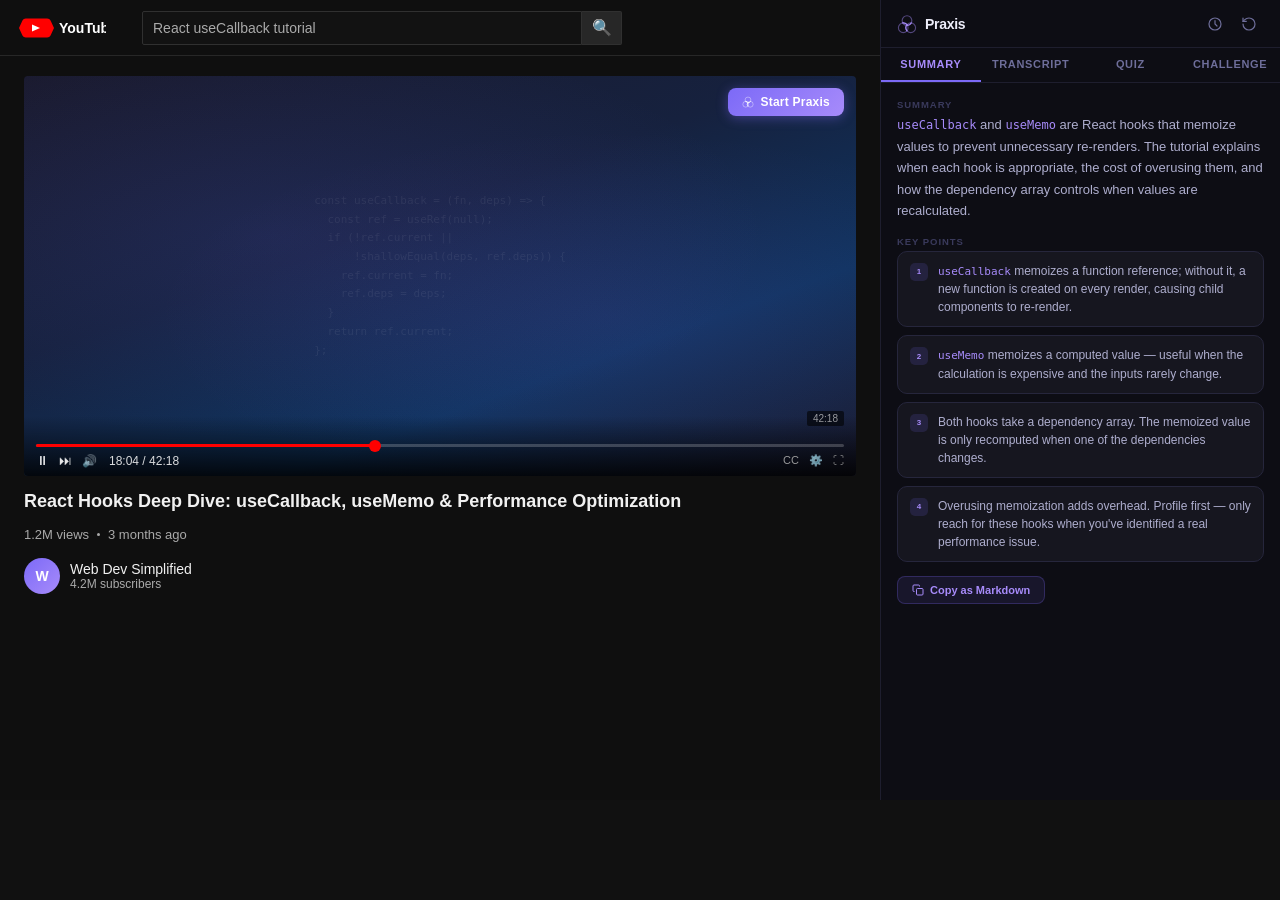
<file: store/screenshots/harness.html>
<!DOCTYPE html>
<!--
  Praxis – CWS Screenshot Harness  (1280 × 800)
  Usage:  open this file and add ?screen=summary|quiz|challenge|transcript|history|complete
  Then screenshot with:
    chrome --headless=new --screenshot=out.png --window-size=1280,800 "file://…/harness.html?screen=summary"
-->
<html lang="en">
<head>
<meta charset="UTF-8"/>
<style>
/* ── Layout ── */
* { box-sizing: border-box; margin: 0; padding: 0; }
html, body { width: 1280px; height: 800px; overflow: hidden; background: #111; font-family: -apple-system, BlinkMacSystemFont, 'Inter', 'Segoe UI', sans-serif; -webkit-font-smoothing: antialiased; }

.frame { display: flex; width: 1280px; height: 800px; }

/* ── YouTube side ── */
.yt-side {
  flex: 1;
  background: #0f0f0f;
  display: flex;
  flex-direction: column;
}
.yt-topbar {
  height: 56px; background: #0f0f0f;
  display: flex; align-items: center; padding: 0 16px; gap: 16px;
  border-bottom: 1px solid #272727;
}
.yt-logo { display: flex; align-items: center; gap: 5px; }
.yt-logo svg { width: 90px; }
.yt-search {
  flex: 1; max-width: 500px; height: 34px;
  background: #121212; border: 1px solid #303030; border-radius: 2px;
  display: flex; align-items: center; padding: 0 10px;
  color: #aaa; font-size: 14px;
}
.yt-search-btn {
  width: 40px; height: 34px;
  background: #272727; border: 1px solid #303030; border-left: none; border-radius: 0 2px 2px 0;
  display: flex; align-items: center; justify-content: center; cursor: pointer;
}
.yt-content { flex: 1; display: flex; overflow: hidden; }
.yt-main { flex: 1; display: flex; flex-direction: column; padding: 20px 24px 0; gap: 14px; overflow: hidden; }

/* ── Video player ── */
.video-player {
  width: 100%;
  aspect-ratio: 16/9;
  max-height: 400px;
  background: linear-gradient(160deg, #1a1a2e 0%, #16213e 40%, #0f3460 70%, #1a1a2e 100%);
  border-radius: 4px;
  position: relative;
  overflow: hidden;
  flex-shrink: 0;
}
.video-overlay {
  position: absolute; inset: 0;
  background: radial-gradient(ellipse at 30% 40%, rgba(99,102,241,0.12) 0%, transparent 60%),
              radial-gradient(ellipse at 70% 60%, rgba(168,85,247,0.08) 0%, transparent 55%);
}
.video-code {
  position: absolute; top: 50%; left: 50%; transform: translate(-50%, -50%);
  color: rgba(255,255,255,0.07); font-family: 'JetBrains Mono', monospace;
  font-size: 11px; line-height: 1.7; white-space: pre; pointer-events: none; user-select: none;
}
.video-controls {
  position: absolute; bottom: 0; left: 0; right: 0;
  background: linear-gradient(transparent, rgba(0,0,0,0.85));
  padding: 28px 12px 8px;
  display: flex; flex-direction: column; gap: 6px;
}
.progress-bar { height: 3px; background: rgba(255,255,255,0.2); border-radius: 2px; position: relative; }
.progress-fill { height: 100%; width: 42%; background: #ff0000; border-radius: 2px; }
.progress-dot { width: 12px; height: 12px; background: #ff0000; border-radius: 50%; position: absolute; top: 50%; left: 42%; transform: translate(-50%,-50%); }
.ctrl-row { display: flex; align-items: center; gap: 10px; }
.ctrl-btn { color: white; font-size: 13px; cursor: pointer; opacity: 0.9; }
.ctrl-time { color: white; font-size: 12px; opacity: 0.85; margin-left: 2px; }
.ctrl-right { margin-left: auto; display: flex; gap: 10px; }
.ctrl-vol { color: white; font-size: 12px; opacity: 0.85; }
.yt-watermark {
  position: absolute; bottom: 50px; right: 12px;
  background: rgba(0,0,0,0.6); color: rgba(255,255,255,0.6);
  font-size: 10px; padding: 2px 6px; border-radius: 2px;
}

/* ── Video info ── */
.video-title { color: #f1f1f1; font-size: 18px; font-weight: 600; line-height: 1.3; }
.video-meta { display: flex; align-items: center; gap: 8px; color: #aaa; font-size: 13px; }
.meta-dot { width: 3px; height: 3px; background: #aaa; border-radius: 50%; }
.channel-row { display: flex; align-items: center; gap: 10px; margin-top: 2px; }
.channel-avatar {
  width: 36px; height: 36px; border-radius: 50%;
  background: linear-gradient(135deg, #7c6af7, #a78bfa);
  display: flex; align-items: center; justify-content: center;
  color: white; font-size: 14px; font-weight: 700;
}
.channel-info { display: flex; flex-direction: column; }
.channel-name { color: #f1f1f1; font-size: 14px; font-weight: 500; }
.channel-subs { color: #aaa; font-size: 12px; }

/* ── Start Praxis button (injected by extension) ── */
.start-praxis-btn {
  position: absolute; top: 12px; right: 12px;
  background: linear-gradient(135deg, #7c6af7, #a78bfa);
  color: white; font-size: 12px; font-weight: 700; letter-spacing: 0.02em;
  padding: 7px 14px; border-radius: 8px; border: none; cursor: pointer;
  box-shadow: 0 2px 12px rgba(124,106,247,0.4);
  display: flex; align-items: center; gap: 6px;
}

/* ── Praxis side panel ── */
.praxis-side {
  width: 400px;
  flex-shrink: 0;
  background: #0d0d14;
  border-left: 1px solid #1e1e2e;
  display: flex;
  flex-direction: column;
  overflow: hidden;
}

/* ── Panel header ── */
.panel-header {
  height: 48px; padding: 0 16px;
  display: flex; align-items: center; justify-content: space-between;
  border-bottom: 1px solid #1e1e2e;
  background: #0d0d14;
  flex-shrink: 0;
}
.panel-logo { display: flex; align-items: center; gap: 8px; }
.panel-logo-icon {
  width: 22px; height: 22px; color: #a78bfa;
}
.panel-logo-name { font-size: 14px; font-weight: 800; color: #eeeefb; letter-spacing: -0.02em; }
.panel-actions { display: flex; gap: 4px; }
.panel-icon-btn {
  width: 30px; height: 30px; border-radius: 7px; background: none; border: none; cursor: pointer;
  color: #6e6e9a; display: flex; align-items: center; justify-content: center;
}
.panel-icon-btn:hover { background: #1d1d2a; color: #aeaece; }

/* ── Tab bar ── */
.tab-bar {
  display: flex; border-bottom: 1px solid #1e1e2e;
  background: #0d0d14; flex-shrink: 0;
}
.tab {
  flex: 1; padding: 10px 4px; font-size: 11px; font-weight: 600;
  color: #6e6e9a; cursor: pointer; border: none; background: none;
  border-bottom: 2px solid transparent; transition: all 0.15s;
  text-transform: uppercase; letter-spacing: 0.06em;
}
.tab.active { color: #a78bfa; border-bottom-color: #7c6af7; }

/* ── Panel body ── */
.panel-body { flex: 1; overflow-y: auto; padding: 16px; display: flex; flex-direction: column; gap: 14px; }
.panel-body::-webkit-scrollbar { width: 4px; }
.panel-body::-webkit-scrollbar-track { background: transparent; }
.panel-body::-webkit-scrollbar-thumb { background: #2e2e48; border-radius: 2px; }

/* ── Summary screen ── */
.section-label { font-size: 9.5px; font-weight: 700; text-transform: uppercase; letter-spacing: 0.1em; color: #3a3a5c; margin-bottom: 4px; }
.summary-text { font-size: 13px; color: #aeaece; line-height: 1.65; }
.key-points { display: flex; flex-direction: column; gap: 8px; }
.key-point {
  display: flex; gap: 10px; align-items: flex-start;
  padding: 10px 12px; background: #16161f; border: 1px solid #26263c;
  border-radius: 10px;
}
.kp-dot {
  width: 18px; height: 18px; border-radius: 5px; flex-shrink: 0; margin-top: 1px;
  background: rgba(124,106,247,0.15); display: flex; align-items: center; justify-content: center;
  color: #a78bfa; font-size: 8px; font-weight: 800;
}
.kp-text { font-size: 12px; color: #aeaece; line-height: 1.5; }
.copy-btn {
  display: flex; align-items: center; gap: 6px; padding: 7px 14px;
  background: rgba(124,106,247,0.1); border: 1px solid rgba(124,106,247,0.25);
  border-radius: 8px; color: #a78bfa; font-size: 11px; font-weight: 600; cursor: pointer;
  align-self: flex-start;
}

/* ── Quiz screen ── */
.quiz-q { font-size: 14px; font-weight: 600; color: #eeeefb; line-height: 1.5; margin-bottom: 14px; }
.quiz-opts { display: flex; flex-direction: column; gap: 8px; }
.quiz-opt {
  padding: 11px 14px; border-radius: 10px; border: 1.5px solid #26263c;
  background: #16161f; font-size: 13px; color: #aeaece; cursor: pointer;
  display: flex; align-items: center; gap: 10px;
}
.quiz-opt.selected { border-color: #7c6af7; background: rgba(124,106,247,0.1); color: #eeeefb; }
.quiz-opt.correct  { border-color: #34d399; background: rgba(52,211,153,0.1); color: #eeeefb; }
.quiz-opt.wrong    { border-color: #f87171; background: rgba(248,113,113,0.1); color: #eeeefb; }
.opt-letter {
  width: 22px; height: 22px; border-radius: 6px; flex-shrink: 0;
  background: rgba(255,255,255,0.06); display: flex; align-items: center;
  justify-content: center; font-size: 11px; font-weight: 700; color: #6e6e9a;
}
.quiz-opt.selected .opt-letter { background: rgba(124,106,247,0.25); color: #a78bfa; }
.quiz-progress { display: flex; align-items: center; gap: 8px; margin-bottom: 14px; }
.quiz-prog-bar { flex: 1; height: 4px; background: #1d1d2a; border-radius: 2px; }
.quiz-prog-fill { height: 100%; width: 33%; background: #7c6af7; border-radius: 2px; }
.quiz-prog-text { font-size: 10px; color: #6e6e9a; font-weight: 600; }
.quiz-submit {
  margin-top: 14px; width: 100%; padding: 10px; border-radius: 10px;
  background: linear-gradient(135deg, #7c6af7, #a78bfa); color: white;
  font-size: 13px; font-weight: 700; border: none; cursor: pointer;
}

/* ── Challenge screen ── */
.challenge-desc { font-size: 13px; color: #aeaece; line-height: 1.8; margin-bottom: 14px; }
/* IDE window */
.code-editor {
  background: #0f0f1c;
  border: 1px solid rgba(124,106,247,0.22);
  border-radius: 14px; overflow: hidden;
  box-shadow: 0 8px 32px rgba(0,0,0,0.55), 0 0 0 1px rgba(124,106,247,0.07);
}
.editor-toolbar {
  padding: 9px 12px 8px;
  border-bottom: 1px solid rgba(124,106,247,0.14);
  display: flex; align-items: center; gap: 8px;
  background: #16162a;
}
.ide-dots { display: flex; align-items: center; gap: 5px; margin-right: 4px; }
.ide-dots span { display: block; width: 10px; height: 10px; border-radius: 50%; }
.ide-dots span:nth-child(1) { background: #ff5f57; }
.ide-dots span:nth-child(2) { background: #febc2e; }
.ide-dots span:nth-child(3) { background: #28c840; }
.editor-lang {
  display: inline-flex; align-items: center; gap: 5px;
  font-size: 11px; font-weight: 600; color: #a78bfa; font-family: monospace;
  background: rgba(124,106,247,0.12); border: 1px solid rgba(124,106,247,0.25);
  padding: 3px 10px; border-radius: 9999px;
}
.editor-actions { display: flex; align-items: center; gap: 4px; margin-left: auto; }
.editor-ghost-btn {
  font-size: 11px; font-weight: 600; color: #6e6e9a;
  background: transparent; border: 1px solid #26263c; padding: 4px 10px; border-radius: 7px; cursor: pointer;
  display: inline-flex; align-items: center; gap: 4px;
}
.editor-run-btn {
  font-size: 11px; font-weight: 700; color: #fff;
  background: linear-gradient(135deg, #7c6af7, #a78bfa);
  padding: 5px 12px; border-radius: 7px; border: none; cursor: pointer;
  display: inline-flex; align-items: center; gap: 5px;
  box-shadow: 0 2px 10px rgba(124,106,247,0.4);
}
.code-lines { padding: 10px 0; font-family: 'JetBrains Mono', 'Fira Code', monospace; font-size: 11.5px; line-height: 1.75; }
.code-line { padding: 0 14px 0 0; display: flex; }
.ln { color: #3a3a5c; width: 38px; text-align: right; flex-shrink: 0; user-select: none; padding-right: 14px; font-size: 11px; }
.kw { color: #d881f5; }
.fn { color: #61afef; }
.str { color: #98d174; }
.num { color: #f9ae58; }
.cm-comment { color: #5c6370; font-style: italic; }
.pun { color: #aeaece; }
/* Output */
.editor-output-header {
  display: flex; align-items: center; gap: 6px;
  padding: 5px 12px; font-size: 10.5px; font-weight: 700;
  color: #6e6e9a; background: #16162a; border-top: 1px solid rgba(124,106,247,0.14);
  text-transform: uppercase; letter-spacing: 0.1em;
}
.editor-output {
  padding: 10px 14px 12px; background: #09090f;
  font-family: monospace; font-size: 11.5px; line-height: 1.7; color: #a0e8b0; min-height: 40px;
}
/* Test results */
.test-results { display: flex; flex-direction: column; gap: 6px; margin-top: 12px; }
.test-result {
  display: flex; align-items: center; gap: 10px; padding: 9px 12px 9px 15px;
  background: #16161f; border: 1px solid #26263c; border-radius: 12px; font-size: 12px;
  position: relative; overflow: hidden;
}
.test-result::before { content: ''; position: absolute; left: 0; top: 0; bottom: 0; width: 3px; }
.test-result.pass { border-color: rgba(52,211,153,0.22); }
.test-result.pass::before { background: #34d399; }
.test-result.fail { border-color: rgba(248,113,113,0.22); }
.test-result.fail::before { background: #f87171; }
.test-badge {
  width: 18px; height: 18px; border-radius: 50%; flex-shrink: 0;
  display: flex; align-items: center; justify-content: center; font-size: 10px;
  background: rgba(52,211,153,0.12); color: #34d399;
}
.test-badge.fail-badge { background: rgba(248,113,113,0.12); color: #f87171; }
.test-name { color: #aeaece; }

/* ── Transcript screen ── */
.transcript-list { display: flex; flex-direction: column; }
.transcript-row {
  display: flex; gap: 12px; align-items: flex-start;
  padding: 9px 10px; border-radius: 8px; cursor: pointer;
  border-bottom: 1px solid #1a1a28;
}
.transcript-row:hover, .transcript-row.active { background: rgba(124,106,247,0.08); }
.ts { font-size: 10.5px; font-weight: 600; color: #7c6af7; flex-shrink: 0; padding-top: 2px; width: 40px; }
.transcript-text { font-size: 12.5px; color: #aeaece; line-height: 1.55; }

/* ── History screen ── */
.history-stats-hero { display: flex; gap: 10px; margin-bottom: 20px; }
.history-streak-card {
  flex: 1; border-radius: 14px; padding: 20px 14px 16px;
  background: linear-gradient(150deg, rgba(249,115,22,0.11) 0%, rgba(249,115,22,0.03) 100%);
  border: 1px solid rgba(249,115,22,0.22);
  display: flex; flex-direction: column; align-items: center; gap: 0; position: relative; overflow: hidden;
}
.history-streak-card::before {
  content: ''; position: absolute; inset: 0;
  background: radial-gradient(ellipse 110% 55% at 50% 0%, rgba(249,115,22,0.15) 0%, transparent 70%);
  pointer-events: none;
}
.history-streak-icon { color: #f97316; margin-bottom: 8px; position: relative; z-index: 1; display: flex; }
.history-streak-number {
  font-size: 48px; font-weight: 900; line-height: 1; color: #f97316;
  letter-spacing: -0.04em; position: relative; z-index: 1;
}
.history-streak-label {
  font-size: 10px; font-weight: 700; letter-spacing: 0.1em; text-transform: uppercase;
  color: rgba(249,115,22,0.6); margin-top: 5px; position: relative; z-index: 1;
}
.history-mini-stats { display: flex; flex-direction: column; gap: 10px; width: 104px; flex-shrink: 0; }
.history-mini-stat {
  flex: 1; background: #16161f; border: 1px solid #26263c; border-radius: 14px;
  padding: 12px 10px 10px; display: flex; flex-direction: column; align-items: center; gap: 1px;
}
.history-mini-stat-icon { display: flex; align-items: center; justify-content: center; margin-bottom: 4px; }
.history-mini-stat-value {
  font-size: 26px; font-weight: 800; line-height: 1; color: #eeeefb;
  letter-spacing: -0.03em;
}
.history-mini-stat-label {
  font-size: 9.5px; font-weight: 700; text-transform: uppercase; letter-spacing: 0.07em; color: #6e6e9a; margin-top: 2px;
}
.history-section-label {
  font-size: 10px; font-weight: 700; color: #6e6e9a; text-transform: uppercase; letter-spacing: 0.11em;
  margin: 18px 0 8px;
}
.history-section-label:first-child { margin-top: 0; }
.history-card {
  background: #16161f; border: 1px solid #26263c; border-radius: 12px;
  margin-bottom: 8px; overflow: hidden;
}
.history-card-body { padding: 11px 14px; display: flex; flex-direction: column; gap: 7px; }
.history-card-top { display: flex; align-items: flex-start; justify-content: space-between; gap: 8px; }
.history-title {
  font-size: 13px; font-weight: 600; color: #eeeefb; line-height: 1.4;
  display: -webkit-box; -webkit-line-clamp: 2; -webkit-box-orient: vertical; overflow: hidden; flex: 1;
}
.history-time { font-size: 10.5px; color: #6e6e9a; white-space: nowrap; flex-shrink: 0; padding-top: 1px; }
.history-card-pills { display: flex; align-items: center; gap: 5px; flex-wrap: wrap; }
.h-pill {
  font-size: 10px; font-weight: 700; padding: 2px 7px; border-radius: 9999px;
  display: inline-flex; align-items: center; gap: 3px; letter-spacing: 0.03em; white-space: nowrap; line-height: 1.5;
}
.h-pill-platform { background: #1d1d2a; color: #6e6e9a; border: 1px solid #26263c; text-transform: uppercase; letter-spacing: 0.07em; }
.h-pill-pass    { background: rgba(52,211,153,0.1);  color: #34d399; border: 1px solid rgba(52,211,153,0.22); }
.h-pill-partial { background: rgba(251,191,36,0.1);  color: #fbbf24; border: 1px solid rgba(251,191,36,0.22); }
.h-pill-built   { background: rgba(124,106,247,0.1); color: #a78bfa; border: 1px solid rgba(124,106,247,0.22); }

/* ── Completion screen ── */
.complete-screen {
  flex: 1; display: flex; flex-direction: column; align-items: center; justify-content: center;
  padding: 24px; gap: 18px;
}
.complete-fireworks { font-size: 32px; line-height: 1; }
.complete-badge {
  width: 80px; height: 80px; border-radius: 50%;
  background: linear-gradient(135deg, rgba(124,106,247,0.2), rgba(167,139,250,0.1));
  border: 2px solid rgba(124,106,247,0.4);
  box-shadow: 0 0 30px rgba(124,106,247,0.3), inset 0 0 20px rgba(124,106,247,0.05);
  display: flex; align-items: center; justify-content: center;
  font-size: 36px;
}
.complete-title { font-size: 22px; font-weight: 800; color: #eeeefb; letter-spacing: -0.02em; text-align: center; }
.complete-subtitle { font-size: 14px; color: #6e6e9a; text-align: center; line-height: 1.5; max-width: 260px; }
.complete-stats { display: flex; gap: 12px; }
.complete-stat {
  display: flex; flex-direction: column; align-items: center; gap: 4px;
  background: #16161f; border: 1px solid #26263c; border-radius: 10px;
  padding: 10px 18px;
}
.cs-num { font-size: 20px; font-weight: 800; color: #a78bfa; }
.cs-lbl { font-size: 9.5px; font-weight: 600; text-transform: uppercase; letter-spacing: 0.08em; color: #6e6e9a; }
.complete-actions { display: flex; gap: 10px; width: 100%; }
.btn-primary {
  flex: 1; padding: 11px; border-radius: 10px;
  background: linear-gradient(135deg, #7c6af7, #a78bfa);
  color: white; font-size: 13px; font-weight: 700; border: none; cursor: pointer;
}
.btn-ghost {
  flex: 1; padding: 11px; border-radius: 10px;
  background: #16161f; border: 1px solid #26263c;
  color: #aeaece; font-size: 13px; font-weight: 600; cursor: pointer;
}

/* ── Shared ── */
.panel-section-title { font-size: 13px; font-weight: 700; color: #eeeefb; }
</style>
</head>
<body>
<script>
const screen = new URLSearchParams(location.search).get('screen') || 'summary';
</script>

<div class="frame">

  <!-- ══════════════ YouTube side ══════════════ -->
  <div class="yt-side">
    <div class="yt-topbar">
      <div class="yt-logo">
        <svg viewBox="0 0 90 20" fill="none" xmlns="http://www.w3.org/2000/svg">
          <path d="M35 3.5C34.4 1.6 32.9 0.5 31 0.5H10C8.1 0.5 6.6 1.6 6 3.5L3 10l3 6.5c.6 1.9 2.1 3 4 3h21c1.9 0 3.4-1.1 4-3L38 10l-3-6.5z" fill="#FF0000"/>
          <path d="M16 6.5l8 3.5-8 3.5V6.5z" fill="white"/>
          <text x="43" y="15" font-family="Arial" font-size="14" font-weight="700" fill="white">YouTube</text>
        </svg>
      </div>
      <div style="display:flex;gap:0;flex:1;max-width:480px;margin-left:20px">
        <div class="yt-search" style="border-radius:2px 0 0 2px;flex:1">React useCallback tutorial</div>
        <div class="yt-search-btn">🔍</div>
      </div>
    </div>

    <div class="yt-content">
      <div class="yt-main">
        <!-- Video player -->
        <div class="video-player">
          <div class="video-overlay"></div>
          <div class="video-code">const useCallback = (fn, deps) => {
  const ref = useRef(null);
  if (!ref.current ||
      !shallowEqual(deps, ref.deps)) {
    ref.current = fn;
    ref.deps = deps;
  }
  return ref.current;
};</div>
          <div class="yt-watermark">42:18</div>
          <button class="start-praxis-btn">
            <svg width="12" height="12" viewBox="0 0 24 24" fill="none">
              <circle cx="12" cy="7.9" r="5.8" stroke="white" stroke-width="1.5" stroke-opacity="0.5"/>
              <circle cx="7.5" cy="16.5" r="5.8" stroke="white" stroke-width="1.5" stroke-opacity="0.5"/>
              <circle cx="16.5" cy="16.5" r="5.8" stroke="white" stroke-width="1.5" stroke-opacity="0.5"/>
              <path d="M 17.07 10.72 A 5.8 5.8 0 0 1 11.43 13.66" stroke="white" stroke-width="1.5"/>
              <path d="M 6.93 10.72 A 5.8 5.8 0 0 1 12.57 13.66" stroke="white" stroke-width="1.5"/>
              <path d="M 12 20.18 A 5.8 5.8 0 0 1 12 12.82" stroke="white" stroke-width="1.5"/>
            </svg>
            Start Praxis
          </button>
          <div class="video-controls">
            <div class="progress-bar"><div class="progress-fill"></div><div class="progress-dot"></div></div>
            <div class="ctrl-row">
              <span class="ctrl-btn">⏸</span>
              <span class="ctrl-btn">⏭</span>
              <span class="ctrl-vol">🔊</span>
              <span class="ctrl-time">18:04 / 42:18</span>
              <div class="ctrl-right">
                <span class="ctrl-btn" style="font-size:11px;color:#aaa">CC</span>
                <span class="ctrl-btn" style="font-size:11px;color:#aaa">⚙️</span>
                <span class="ctrl-btn" style="font-size:11px;color:#aaa">⛶</span>
              </div>
            </div>
          </div>
        </div>

        <!-- Video info -->
        <div class="video-title">React Hooks Deep Dive: useCallback, useMemo &amp; Performance Optimization</div>
        <div class="video-meta">
          <span>1.2M views</span>
          <div class="meta-dot"></div>
          <span>3 months ago</span>
        </div>
        <div class="channel-row">
          <div class="channel-avatar">W</div>
          <div class="channel-info">
            <span class="channel-name">Web Dev Simplified</span>
            <span class="channel-subs">4.2M subscribers</span>
          </div>
        </div>
      </div>
    </div>
  </div>

  <!-- ══════════════ Praxis panel ══════════════ -->
  <div class="praxis-side" id="panel"></div>

</div>

<script>
// ── Logo SVG (inline, reused everywhere) ──────────────────────────────
const logoSVG = `<svg width="20" height="20" viewBox="0 0 24 24" fill="none" style="color:#a78bfa">
  <circle cx="12" cy="7.9" r="5.8" stroke="currentColor" stroke-width="1.35" stroke-opacity="0.45"/>
  <circle cx="7.5" cy="16.5" r="5.8" stroke="currentColor" stroke-width="1.35" stroke-opacity="0.45"/>
  <circle cx="16.5" cy="16.5" r="5.8" stroke="currentColor" stroke-width="1.35" stroke-opacity="0.45"/>
  <path d="M 17.07 10.72 A 5.8 5.8 0 0 1 11.43 13.66" stroke="currentColor" stroke-width="1.35" stroke-linecap="round"/>
  <path d="M 6.93 10.72 A 5.8 5.8 0 0 1 12.57 13.66" stroke="currentColor" stroke-width="1.35" stroke-linecap="round"/>
  <path d="M 12 20.18 A 5.8 5.8 0 0 1 12 12.82" stroke="currentColor" stroke-width="1.35" stroke-linecap="round"/>
</svg>`;

// ── Header (shared) ───────────────────────────────────────────────────
function header(activeTab) {
  const tabs = ['Summary','Transcript','Quiz','Challenge'];
  return `
  <div class="panel-header">
    <div class="panel-logo">${logoSVG}<span class="panel-logo-name">Praxis</span></div>
    <div class="panel-actions">
      <button class="panel-icon-btn" title="History">
        <svg width="16" height="16" viewBox="0 0 24 24" fill="none" stroke="currentColor" stroke-width="1.8" stroke-linecap="round">
          <circle cx="12" cy="12" r="9"/><path d="M12 7v5l3 3"/>
        </svg>
      </button>
      <button class="panel-icon-btn" title="Reset">
        <svg width="16" height="16" viewBox="0 0 24 24" fill="none" stroke="currentColor" stroke-width="1.8" stroke-linecap="round">
          <path d="M3 12a9 9 0 1 0 9-9 9.75 9.75 0 0 0-6.74 2.74L3 8"/><path d="M3 3v5h5"/>
        </svg>
      </button>
    </div>
  </div>
  <div class="tab-bar">
    ${tabs.map(t=>`<button class="tab${t===activeTab?' active':''}">${t}</button>`).join('')}
  </div>`;
}

// ── Screen: Summary ────────────────────────────────────────────────────
function renderSummary() {
  return `
  ${header('Summary')}
  <div class="panel-body">
    <div>
      <div class="section-label">Summary</div>
      <p class="summary-text">
        <code style="color:#a78bfa;font-size:12px">useCallback</code> and
        <code style="color:#a78bfa;font-size:12px">useMemo</code> are React hooks that
        memoize values to prevent unnecessary re-renders. The tutorial explains when each
        hook is appropriate, the cost of overusing them, and how the dependency array
        controls when values are recalculated.
      </p>
    </div>
    <div>
      <div class="section-label">Key Points</div>
      <div class="key-points">
        <div class="key-point"><div class="kp-dot">1</div><div class="kp-text"><code style="color:#a78bfa;font-size:11px">useCallback</code> memoizes a function reference; without it, a new function is created on every render, causing child components to re-render.</div></div>
        <div class="key-point"><div class="kp-dot">2</div><div class="kp-text"><code style="color:#a78bfa;font-size:11px">useMemo</code> memoizes a computed value — useful when the calculation is expensive and the inputs rarely change.</div></div>
        <div class="key-point"><div class="kp-dot">3</div><div class="kp-text">Both hooks take a dependency array. The memoized value is only recomputed when one of the dependencies changes.</div></div>
        <div class="key-point"><div class="kp-dot">4</div><div class="kp-text">Overusing memoization adds overhead. Profile first — only reach for these hooks when you've identified a real performance issue.</div></div>
      </div>
    </div>
    <button class="copy-btn">
      <svg width="12" height="12" viewBox="0 0 24 24" fill="none" stroke="currentColor" stroke-width="2"><rect x="9" y="9" width="13" height="13" rx="2"/><path d="M5 15H4a2 2 0 0 1-2-2V4a2 2 0 0 1 2-2h9a2 2 0 0 1 2 2v1"/></svg>
      Copy as Markdown
    </button>
  </div>`;
}

// ── Screen: Quiz ───────────────────────────────────────────────────────
function renderQuiz() {
  return `
  ${header('Quiz')}
  <div class="panel-body">
    <div class="quiz-progress">
      <div class="quiz-prog-bar"><div class="quiz-prog-fill"></div></div>
      <span class="quiz-prog-text">Question 1 of 3</span>
    </div>
    <div style="background:#16161f;border:1px solid #26263c;border-radius:12px;padding:16px">
      <div class="quiz-q">What happens when you pass an inline function as a prop to a child component wrapped in <code style="color:#a78bfa">React.memo</code>?</div>
      <div class="quiz-opts">
        <div class="quiz-opt"><div class="opt-letter">A</div>The child never re-renders because <code style="font-size:11px">React.memo</code> prevents all updates</div>
        <div class="quiz-opt selected"><div class="opt-letter" style="background:rgba(124,106,247,0.25);color:#a78bfa">B</div>The child re-renders on every parent render because the inline function is a new reference each time</div>
        <div class="quiz-opt"><div class="opt-letter">C</div>React automatically memoizes inline functions passed as props</div>
        <div class="quiz-opt"><div class="opt-letter">D</div>The child only re-renders when the function body changes</div>
      </div>
      <button class="quiz-submit">Submit Answer →</button>
    </div>
  </div>`;
}

// ── Screen: Challenge ──────────────────────────────────────────────────
const _svgChkSmall = `<svg width="10" height="10" viewBox="0 0 24 24" fill="none" stroke="currentColor" stroke-width="3" stroke-linecap="round" stroke-linejoin="round"><path d="M20 6 9 17l-5-5"/></svg>`;
const _svgPlay = `<svg width="10" height="10" viewBox="0 0 24 24" fill="currentColor"><path d="M8 5v14l11-7z"/></svg>`;
const _svgEye  = `<svg width="11" height="11" viewBox="0 0 24 24" fill="none" stroke="currentColor" stroke-width="2" stroke-linecap="round" stroke-linejoin="round"><path d="M2 12s3-7 10-7 10 7 10 7-3 7-10 7-10-7-10-7Z"/><circle cx="12" cy="12" r="3"/></svg>`;
const _svgHint = `<svg width="11" height="11" viewBox="0 0 24 24" fill="none" stroke="currentColor" stroke-width="1.5" stroke-linecap="round" stroke-linejoin="round"><path d="M12 2C7.85786 2 4.5 5.35786 4.5 9.5C4.5 11.816 5.54973 13.8867 7.19934 15.2625C8.19018 16.0889 9 17.2098 9 18.5H15C15 17.2098 15.8098 16.0889 16.8007 15.2625C18.4503 13.8867 19.5 11.816 19.5 9.5C19.5 5.35786 16.1421 2 12 2Z"/><path d="M15 18.5H9V20.5C9 21.3284 9.67157 22 10.5 22H13.5C14.3284 22 15 21.3284 15 20.5V18.5Z"/></svg>`;
const _svgCode = `<svg width="11" height="11" viewBox="0 0 24 24" fill="none" stroke="currentColor" stroke-width="1.8" stroke-linecap="round" stroke-linejoin="round"><polyline points="16 18 22 12 16 6"/><polyline points="8 6 2 12 8 18"/></svg>`;
const _svgTerm = `<svg width="11" height="11" viewBox="0 0 24 24" fill="none" stroke="currentColor" stroke-width="2" stroke-linecap="round" stroke-linejoin="round"><polyline points="4 17 10 11 4 5"/><line x1="12" y1="19" x2="20" y2="19"/></svg>`;

function renderChallenge() {
  return `
  ${header('Challenge')}
  <div class="panel-body">
    <p class="challenge-desc">Fix the component below so that <code style="color:#a78bfa;font-size:11px;background:rgba(124,106,247,0.1);padding:1px 5px;border-radius:4px">ExpensiveChild</code> only re-renders when <code style="color:#a78bfa;font-size:11px;background:rgba(124,106,247,0.1);padding:1px 5px;border-radius:4px">count</code> changes — not on every keystroke in the text input.</p>

    <div class="code-editor">
      <div class="editor-toolbar">
        <div class="ide-dots"><span></span><span></span><span></span></div>
        <span class="editor-lang">${_svgCode} JavaScript</span>
        <div class="editor-actions">
          <button class="editor-ghost-btn">${_svgHint} Hint</button>
          <button class="editor-ghost-btn">${_svgEye} Solution</button>
          <button class="editor-run-btn">${_svgPlay} Run</button>
        </div>
      </div>
      <div class="code-lines">
        <div class="code-line"><span class="ln">1</span><span><span class="kw">function</span> <span class="fn">App</span><span class="pun">() {</span></span></div>
        <div class="code-line"><span class="ln">2</span><span>  <span class="kw">const</span> <span class="pun">[</span>count<span class="pun">,</span> setCount<span class="pun">]</span> <span class="pun">=</span> <span class="fn">useState</span><span class="pun">(</span><span class="num">0</span><span class="pun">);</span></span></div>
        <div class="code-line"><span class="ln">3</span><span>  <span class="kw">const</span> <span class="pun">[</span>text<span class="pun">,</span> setText<span class="pun">]</span> <span class="pun">=</span> <span class="fn">useState</span><span class="pun">(</span><span class="str">''</span><span class="pun">);</span></span></div>
        <div class="code-line"><span class="ln">4</span><span>&nbsp;</span></div>
        <div class="code-line"><span class="ln">5</span><span>  <span class="kw">const</span> <span class="fn">handleClick</span> <span class="pun">=</span> <span class="fn">useCallback</span><span class="pun">(()</span> <span class="pun">=></span> <span class="pun">{</span></span></div>
        <div class="code-line"><span class="ln">6</span><span>    <span class="fn">setCount</span><span class="pun">(</span>c <span class="pun">=></span> c <span class="pun">+</span> <span class="num">1</span><span class="pun">);</span></span></div>
        <div class="code-line"><span class="ln">7</span><span>  <span class="pun">},</span> <span class="pun">[]);</span></span></div>
        <div class="code-line"><span class="ln">8</span><span>&nbsp;</span></div>
        <div class="code-line"><span class="ln">9</span><span>  <span class="kw">return</span> <span class="pun">(</span></span></div>
        <div class="code-line"><span class="ln">10</span><span>    <span class="pun">&lt;</span><span class="fn">ExpensiveChild</span> <span class="pun">onClick={</span><span class="fn">handleClick</span><span class="pun">}</span></span></div>
        <div class="code-line"><span class="ln">11</span><span>      <span class="pun">count={</span>count<span class="pun">} /&gt;</span></span></div>
        <div class="code-line"><span class="ln">12</span><span>    <span class="pun">&lt;</span><span class="fn">input</span> <span class="pun">value={</span>text<span class="pun">}</span></span></div>
        <div class="code-line"><span class="ln">13</span><span>      <span class="pun">onChange={e =></span> <span class="fn">setText</span><span class="pun">(e.target.value)} /&gt;</span></span></div>
      </div>
      <div class="editor-output-header">${_svgTerm} Output</div>
      <div class="editor-output">All 3 tests passed ✓</div>
    </div>

    <div class="test-results">
      <div class="test-result pass"><span class="test-badge">${_svgChkSmall}</span><span class="test-name">handleClick reference is stable across renders</span></div>
      <div class="test-result pass"><span class="test-badge">${_svgChkSmall}</span><span class="test-name">ExpensiveChild does not re-render on keystroke</span></div>
      <div class="test-result pass"><span class="test-badge">${_svgChkSmall}</span><span class="test-name">ExpensiveChild re-renders when count changes</span></div>
    </div>
  </div>`;
}

// ── Screen: Transcript ─────────────────────────────────────────────────
function renderTranscript() {
  const rows = [
    ['0:00','Welcome back. Today we are going deep on two of the most misunderstood React hooks.'],
    ['0:14','I\'m talking about useCallback and useMemo. By the end you\'ll know exactly when to use them.'],
    ['1:02','Let\'s start with the problem. Every time your component re-renders, every function inside it is re-created.'],
    ['1:30','That means if you pass a function as a prop, the child component sees a brand new reference on every render.'],
    ['2:11','React.memo can\'t help you here, because the prop — the function — is always different.'],
    ['2:48','This is where useCallback comes in. It returns the same function reference as long as the dependencies haven\'t changed.'],
    ['3:20','Let me show you a real example. Here we have a parent with a counter and a text input...'],
    ['4:05','Watch the render count on the child. Every keystroke causes it to re-render, even though count didn\'t change.'],
    ['4:44','Now let\'s wrap handleClick in useCallback with an empty dependency array.'],
    ['5:12','And there we go — the child no longer re-renders when we type. Exactly what we wanted.'],
    ['5:55','Now useMemo is similar but for values, not functions. Use it when a calculation is expensive.'],
    ['6:30','The rule of thumb: profile first. Don\'t add useCallback everywhere — it has its own cost.'],
  ];
  return `
  ${header('Transcript')}
  <div class="panel-body" style="padding:8px">
    <div class="transcript-list">
      ${rows.map((r,i)=>`
      <div class="transcript-row${i===4?' active':''}">
        <span class="ts">${r[0]}</span>
        <span class="transcript-text">${r[1]}</span>
      </div>`).join('')}
    </div>
  </div>`;
}

// ── Screen: History ────────────────────────────────────────────────────
const _svgFlame = `<svg width="30" height="30" viewBox="0 0 24 24" fill="none" stroke="currentColor" stroke-width="1.8" stroke-linecap="round" stroke-linejoin="round"><path d="M8.5 14.5A2.5 2.5 0 0 0 11 12c0-1.38-.5-2-1-3-1.072-2.143-.224-4.054 2-6 .5 2.5 2 4.9 4 6.5 2 1.6 3 3.5 3 5.5a7 7 0 1 1-14 0c0-1.153.433-2.294 1-3a2.5 2.5 0 0 0 2.5 3z"/></svg>`;
const _svgMedal = `<svg width="16" height="16" viewBox="0 0 24 24" fill="none" stroke="currentColor" stroke-width="1.5" stroke-linecap="round" stroke-linejoin="round"><path d="M12.7774 13.6499L13.5693 15.2468C13.6773 15.4691 13.9653 15.6823 14.2083 15.7231L15.6436 15.9636C16.5615 16.1178 16.7775 16.7893 16.1161 17.4516L15.0002 18.5767C14.8112 18.7673 14.7077 19.1347 14.7662 19.3979L15.0857 20.7906C15.3377 21.893 14.7572 22.3195 13.7898 21.7433L12.4445 20.9403C12.2015 20.7952 11.801 20.7952 11.5536 20.9403L10.2082 21.7433C9.24533 22.3195 8.66039 21.8885 8.91236 20.7906L9.23183 19.3979C9.29032 19.1347 9.18683 18.7673 8.99785 18.5767L7.88198 17.4516C7.22505 16.7893 7.43653 16.1178 8.35443 15.9636L9.78977 15.7231C10.0282 15.6823 10.3162 15.4691 10.4242 15.2468L11.2161 13.6499C11.6481 12.7834 12.35 12.7834 12.7774 13.6499Z"/><path d="M17.2588 2.01167H6.74116C5.93143 2.01167 4.85952 1.85424 4.30576 2.69602C4 3.1608 4 3.83334 4 5.17844C4 6.32524 4 6.89864 4.20617 7.38174C4.55829 8.20684 5.34557 8.56526 6.02037 8.95504L9.31672 10.8591C10.6334 11.6197 11.2918 12 12 12C12.7082 12 13.3666 11.6197 14.6833 10.8591L17.9796 8.95504C18.6544 8.56526 19.4417 8.20684 19.7938 7.38174C20 6.89864 20 6.32524 20 5.17844C20 3.83334 20 3.1608 19.6942 2.69602C19.1405 1.85424 18.0686 2.01167 17.2588 2.01167Z"/><path d="M12 2V7"/></svg>`;
const _svgLayers = `<svg width="16" height="16" viewBox="0 0 24 24" fill="none" stroke="currentColor" stroke-width="1.8" stroke-linecap="round" stroke-linejoin="round"><path d="m12.83 2.18a2 2 0 0 0-1.66 0L2.6 6.08a1 1 0 0 0 0 1.83l8.58 3.91a2 2 0 0 0 1.66 0l8.58-3.9a1 1 0 0 0 0-1.83z"/><path d="m6.08 9.5-3.5 1.6a1 1 0 0 0 0 1.83l8.58 3.91a2 2 0 0 0 1.66 0l8.58-3.9a1 1 0 0 0 0-1.84l-3.5-1.6"/><path d="m6.08 14.5-3.5 1.6a1 1 0 0 0 0 1.83l8.58 3.91a2 2 0 0 0 1.66 0l8.58-3.9a1 1 0 0 0 0-1.84l-3.5-1.6"/></svg>`;
const _svgChk  = `<svg style="width:9px;height:9px;flex-shrink:0" viewBox="0 0 24 24" fill="none" stroke="currentColor" stroke-width="3" stroke-linecap="round" stroke-linejoin="round"><path d="M20 6 9 17l-5-5"/></svg>`;

function renderHistory() {
  const sessions = [
    { title:'React Hooks Deep Dive: useCallback, useMemo & Performance Optimization', platform:'YouTube', time:'2h ago',    quiz:'5/5', quizCls:'h-pill-pass',    built:true  },
    { title:'TypeScript Generics — From Basics to Advanced Patterns',                platform:'YouTube', time:'Today',     quiz:'3/5', quizCls:'h-pill-partial', built:false },
    { title:'Building a REST API with Node.js, Express & MongoDB',                   platform:'Udemy',   time:'Yesterday', quiz:'4/4', quizCls:'h-pill-pass',    built:true  },
    { title:'CSS Grid vs Flexbox: When to Use Which',                                platform:'YouTube', time:'3 days ago',quiz:'4/5', quizCls:'h-pill-pass',    built:false },
    { title:'Python Async/Await and asyncio — The Complete Guide',                   platform:'Coursera',time:'Last week', quiz:null,  quizCls:'',               built:false },
  ];

  const groups = [
    { label: 'Today',     items: sessions.slice(0,2) },
    { label: 'Yesterday', items: sessions.slice(2,3) },
    { label: 'Earlier',   items: sessions.slice(3)   },
  ];

  const cardsHTML = groups.map(g => `
    <p class="history-section-label">${g.label}</p>
    ${g.items.map(s => `
      <div class="history-card">
        <div class="history-card-body">
          <div class="history-card-top">
            <p class="history-title">${s.title}</p>
            <span class="history-time">${s.time}</span>
          </div>
          <div class="history-card-pills">
            <span class="h-pill h-pill-platform">${s.platform}</span>
            ${s.quiz ? `<span class="h-pill ${s.quizCls}">${_svgChk} ${s.quiz}</span>` : ''}
            ${s.built ? `<span class="h-pill h-pill-built">${_svgChk} Built</span>` : ''}
          </div>
        </div>
      </div>`).join('')}
  `).join('');

  return `
  ${header('History')}
  <div class="panel-body">
    <div class="history-stats-hero">
      <div class="history-streak-card">
        <div class="history-streak-icon">${_svgFlame}</div>
        <div class="history-streak-number">7</div>
        <div class="history-streak-label">Day Streak</div>
      </div>
      <div class="history-mini-stats">
        <div class="history-mini-stat">
          <div class="history-mini-stat-icon" style="color:#eab308">${_svgMedal}</div>
          <span class="history-mini-stat-value">12</span>
          <span class="history-mini-stat-label">Best</span>
        </div>
        <div class="history-mini-stat">
          <div class="history-mini-stat-icon" style="color:#7c6af7">${_svgLayers}</div>
          <span class="history-mini-stat-value">23</span>
          <span class="history-mini-stat-label">Sessions</span>
        </div>
      </div>
    </div>
    ${cardsHTML}
  </div>`;
}

// ── Screen: Complete ───────────────────────────────────────────────────
function renderComplete() {
  return `
  ${header('Challenge')}
  <div class="complete-screen">
    <div class="complete-fireworks">🎉</div>
    <div class="complete-badge">🏆</div>
    <div class="complete-title">Challenge Passed!</div>
    <div class="complete-subtitle">You're on a 7-day streak. Keep the momentum going.</div>
    <div class="complete-stats">
      <div class="complete-stat"><span class="cs-num">7</span><span class="cs-lbl">Day Streak</span></div>
      <div class="complete-stat"><span class="cs-num">3/3</span><span class="cs-lbl">Tests Passed</span></div>
      <div class="complete-stat"><span class="cs-num">23</span><span class="cs-lbl">Total Sessions</span></div>
    </div>
    <div class="complete-actions">
      <button class="btn-ghost">📋 History</button>
      <button class="btn-primary">Start Next →</button>
    </div>
  </div>`;
}

// ── Render ──────────────────────────────────────────────────────────────
const renderers = {
  summary:    renderSummary,
  quiz:       renderQuiz,
  challenge:  renderChallenge,
  transcript: renderTranscript,
  history:    renderHistory,
  complete:   renderComplete,
};
document.getElementById('panel').innerHTML = (renderers[screen] || renderSummary)();
</script>
</body>
</html>
</file>
<file: options/options.css>
*, *::before, *::after { box-sizing: border-box; margin: 0; padding: 0; }

/* ── Design tokens — dark (default) ── */
:root {
  --bg:          #0d0d14;
  --bg-2:        #09090f;
  --surface:     #16161f;
  --surface-2:   #1d1d2a;
  --border:      rgba(124, 106, 247, 0.14);
  --border-2:    rgba(255, 255, 255, 0.06);
  --accent:      #7c6af7;
  --accent-2:    #a78bfa;
  --accent-glow: rgba(124, 106, 247, 0.3);
  --accent-surf: rgba(124, 106, 247, 0.1);
  --teal:        #2dd4bf;
  --teal-surf:   rgba(45, 212, 191, 0.1);
  --purple-surf: rgba(167, 139, 250, 0.1);
  --text:        #eeeefb;
  --text-2:      #aeaece;
  --text-muted:  #6e6e9a;
  --success:     #34d399;
  --error:       #f87171;
  --radius:      12px;
  --radius-sm:   8px;
  --shadow:      0 8px 32px rgba(0,0,0,0.4);
}

/* ── Light mode ── */
[data-theme="light"] {
  --bg:          #f0f0f8;
  --bg-2:        #e4e4f0;
  --surface:     #ffffff;
  --surface-2:   #f5f5fd;
  --border:      rgba(107, 92, 231, 0.14);
  --border-2:    rgba(0, 0, 0, 0.06);
  --accent:      #6b5ce7;
  --accent-2:    #8b75f5;
  --accent-glow: rgba(107, 92, 231, 0.22);
  --accent-surf: rgba(107, 92, 231, 0.08);
  --teal:        #0d9488;
  --teal-surf:   rgba(13, 148, 136, 0.08);
  --purple-surf: rgba(139, 117, 245, 0.08);
  --text:        #18182c;
  --text-2:      #4a4a72;
  --text-muted:  #8888b0;
  --success:     #059669;
  --error:       #dc2626;
  --shadow:      0 4px 24px rgba(0,0,0,0.08);
}

/* ── Base ── */
body {
  background: var(--bg);
  color: var(--text);
  font-family: -apple-system, BlinkMacSystemFont, 'Segoe UI', sans-serif;
  font-size: 14px;
  line-height: 1.6;
  min-height: 100vh;
  transition: background 0.2s, color 0.2s;
}

/* ── Icons ── */
.icon { display: inline-block; vertical-align: middle; flex-shrink: 0; }
.icon-sm { width: 15px; height: 15px; }
.icon-md { width: 18px; height: 18px; }

/* ── Page layout ── */
.page { min-height: 100vh; }

/* ── Top bar ── */
.top-bar {
  position: sticky;
  top: 0;
  z-index: 100;
  display: flex;
  align-items: center;
  justify-content: space-between;
  padding: 14px 28px;
  background: color-mix(in srgb, var(--bg) 80%, transparent);
  backdrop-filter: blur(14px);
  -webkit-backdrop-filter: blur(14px);
  border-bottom: 1px solid var(--border);
}

.top-bar-brand {
  display: flex;
  align-items: center;
  gap: 10px;
}

.logo-badge {
  width: 34px;
  height: 34px;
  background: linear-gradient(135deg, var(--accent), var(--accent-2));
  border-radius: 9px;
  display: flex;
  align-items: center;
  justify-content: center;
  box-shadow: 0 3px 12px var(--accent-glow);
  color: #fff;
  flex-shrink: 0;
}

.brand-name {
  font-size: 16px;
  font-weight: 700;
  letter-spacing: -0.4px;
  background: linear-gradient(135deg, var(--text) 30%, var(--accent-2) 100%);
  -webkit-background-clip: text;
  -webkit-text-fill-color: transparent;
  background-clip: text;
}

.brand-subtitle {
  font-size: 12px;
  color: var(--text-muted);
  font-weight: 500;
  padding: 2px 8px;
  background: var(--accent-surf);
  border-radius: 20px;
  border: 1px solid var(--border);
}

.icon-btn {
  width: 36px;
  height: 36px;
  border: 1px solid var(--border);
  background: var(--surface);
  border-radius: var(--radius-sm);
  display: flex;
  align-items: center;
  justify-content: center;
  cursor: pointer;
  color: var(--text-2);
  transition: background 0.15s, color 0.15s, border-color 0.15s;
}

.icon-btn:hover {
  background: var(--surface-2);
  color: var(--text);
  border-color: rgba(124, 106, 247, 0.35);
}

/* ── Container ── */
.container {
  max-width: 560px;
  margin: 0 auto;
  padding: 32px 20px 60px;
  display: flex;
  flex-direction: column;
  gap: 16px;
}

/* ── Cards ── */
.card {
  background: var(--surface);
  border: 1px solid var(--border);
  border-radius: var(--radius);
  padding: 22px 24px;
  box-shadow: var(--shadow);
  transition: background 0.2s, border-color 0.2s;
}

.card-header {
  display: flex;
  align-items: center;
  gap: 10px;
  margin-bottom: 20px;
}

.card-icon-wrap {
  width: 32px;
  height: 32px;
  border-radius: 8px;
  display: flex;
  align-items: center;
  justify-content: center;
  flex-shrink: 0;
}
.card-icon-wrap.accent  { background: var(--accent-surf);  color: var(--accent-2); }
.card-icon-wrap.purple  { background: var(--purple-surf);  color: var(--accent-2); }
.card-icon-wrap.teal    { background: var(--teal-surf);    color: var(--teal); }

.card-title {
  font-size: 13px;
  font-weight: 700;
  text-transform: uppercase;
  letter-spacing: 0.7px;
  color: var(--text-muted);
}

/* ── Fields ── */
.field {
  margin-bottom: 16px;
}
.field:last-child { margin-bottom: 0; }

.field label {
  display: block;
  font-size: 13px;
  font-weight: 500;
  color: var(--text-2);
  margin-bottom: 7px;
}

.label-hint {
  font-weight: 400;
  color: var(--text-muted);
  font-size: 12px;
}

.field-hint {
  font-size: 12px;
  color: var(--text-muted);
  margin-bottom: 10px;
  line-height: 1.5;
}

/* ── Inputs ── */
input[type="text"],
input[type="password"] {
  width: 100%;
  background: var(--bg);
  border: 1px solid var(--border-2);
  border-radius: var(--radius-sm);
  color: var(--text);
  font-size: 13px;
  padding: 9px 12px;
  outline: none;
  transition: border-color 0.15s, background 0.2s;
  font-family: inherit;
}

input[type="text"]:focus,
input[type="password"]:focus {
  border-color: var(--accent);
  background: var(--surface-2);
  box-shadow: 0 0 0 3px var(--accent-surf);
}

/* ── Input with icon button ── */
.input-wrap {
  position: relative;
}
.input-wrap input {
  padding-right: 40px;
}
.input-toggle {
  position: absolute;
  right: 10px;
  top: 50%;
  transform: translateY(-50%);
  background: none;
  border: none;
  cursor: pointer;
  color: var(--text-muted);
  padding: 2px;
  display: flex;
  align-items: center;
  transition: color 0.15s;
}
.input-toggle:hover { color: var(--text-2); }

/* ── Select ── */
.select-wrap {
  position: relative;
}
.select-wrap select {
  width: 100%;
  background: var(--bg);
  border: 1px solid var(--border-2);
  border-radius: var(--radius-sm);
  color: var(--text);
  font-size: 13px;
  padding: 9px 36px 9px 12px;
  outline: none;
  appearance: none;
  -webkit-appearance: none;
  cursor: pointer;
  transition: border-color 0.15s, background 0.2s;
  font-family: inherit;
}
.select-wrap select:focus {
  border-color: var(--accent);
  box-shadow: 0 0 0 3px var(--accent-surf);
}
.select-chevron {
  position: absolute;
  right: 11px;
  top: 50%;
  transform: translateY(-50%);
  width: 14px;
  height: 14px;
  color: var(--text-muted);
  pointer-events: none;
}

/* ── Toggle switch ── */
.toggle-row {
  display: flex;
  align-items: flex-start;
  justify-content: space-between;
  gap: 16px;
  margin-bottom: 18px;
  padding-bottom: 18px;
  border-bottom: 1px solid var(--border);
}

.toggle-info {
  display: flex;
  flex-direction: column;
  gap: 3px;
}

.toggle-label {
  font-size: 13px;
  font-weight: 500;
  color: var(--text);
}

.toggle-desc {
  font-size: 12px;
  color: var(--text-muted);
  line-height: 1.4;
}

/* Custom switch */
.switch {
  position: relative;
  display: flex;
  align-items: center;
  flex-shrink: 0;
  cursor: pointer;
}

.switch input {
  position: absolute;
  opacity: 0;
  width: 0;
  height: 0;
}

.track {
  display: block;
  width: 42px;
  height: 24px;
  background: var(--border-2);
  border: 1px solid var(--border);
  border-radius: 99px;
  position: relative;
  transition: background 0.2s, border-color 0.2s;
}

.thumb {
  position: absolute;
  top: 3px;
  left: 3px;
  width: 16px;
  height: 16px;
  background: var(--text-muted);
  border-radius: 50%;
  transition: transform 0.2s, background 0.2s;
  box-shadow: 0 1px 4px rgba(0,0,0,0.3);
}

.switch input:checked ~ .track {
  background: var(--accent);
  border-color: var(--accent);
}
.switch input:checked ~ .track .thumb {
  transform: translateX(18px);
  background: #fff;
}

/* ── Pill group (watch percentage) ── */
.pill-group {
  display: flex;
  flex-wrap: wrap;
  gap: 8px;
}

.pill {
  padding: 6px 14px;
  border-radius: 99px;
  border: 1px solid var(--border);
  background: var(--surface-2);
  color: var(--text-2);
  font-size: 12px;
  font-weight: 500;
  cursor: pointer;
  transition: background 0.15s, border-color 0.15s, color 0.15s;
  font-family: inherit;
}

.pill:hover {
  border-color: rgba(124, 106, 247, 0.4);
  color: var(--text);
}

.pill.active {
  background: var(--accent);
  border-color: var(--accent);
  color: #fff;
  box-shadow: 0 2px 8px var(--accent-glow);
}

/* min-watch section hidden by default */
#min-watch-field {
  display: none;
}
#min-watch-field.visible {
  display: block;
}

/* ── Page footer ── */
.page-footer {
  display: flex;
  align-items: center;
  gap: 16px;
  padding-top: 4px;
}

/* ── Primary button ── */
.btn-primary {
  display: inline-flex;
  align-items: center;
  gap: 8px;
  background: linear-gradient(135deg, var(--accent), var(--accent-2));
  color: #fff;
  border: none;
  border-radius: var(--radius-sm);
  font-size: 13px;
  font-weight: 600;
  padding: 10px 22px;
  cursor: pointer;
  box-shadow: 0 4px 14px var(--accent-glow);
  transition: opacity 0.15s, transform 0.1s, box-shadow 0.15s;
  letter-spacing: 0.1px;
  font-family: inherit;
}

.btn-primary:hover {
  opacity: 0.88;
  transform: translateY(-1px);
  box-shadow: 0 6px 20px var(--accent-glow);
}

.btn-primary:active {
  transform: translateY(0);
  opacity: 1;
}

/* ── Status message ── */
.status-msg {
  font-size: 13px;
  color: var(--text-muted);
  font-weight: 500;
  transition: color 0.2s;
}
.status-msg.saved { color: var(--success); }
.status-msg.error { color: var(--error); }

/* ── Light mode input/select bg fix ── */
[data-theme="light"] input[type="text"],
[data-theme="light"] input[type="password"],
[data-theme="light"] .select-wrap select {
  background: var(--bg-2);
}
[data-theme="light"] input[type="text"]:focus,
[data-theme="light"] input[type="password"]:focus,
[data-theme="light"] .select-wrap select:focus {
  background: var(--surface);
}

/* ── Platforms card ── */
.platform-row {
  display: flex;
  align-items: center;
  gap: 12px;
  padding: 10px 0;
  border-bottom: 1px solid var(--border);
}
.platform-row:last-child { border-bottom: none; }

.platform-info { flex: 1; min-width: 0; }

.platform-name {
  font-size: 13px;
  font-weight: 500;
  color: var(--text);
  white-space: nowrap;
  overflow: hidden;
  text-overflow: ellipsis;
}

.platform-host {
  font-size: 11px;
  color: var(--text-muted);
  font-family: 'SF Mono', 'Fira Code', 'Fira Mono', monospace;
  white-space: nowrap;
  overflow: hidden;
  text-overflow: ellipsis;
}

.btn-remove-platform {
  width: 26px;
  height: 26px;
  border: 1px solid var(--border);
  background: none;
  border-radius: 6px;
  color: var(--text-muted);
  cursor: pointer;
  display: flex;
  align-items: center;
  justify-content: center;
  transition: background 0.15s, color 0.15s, border-color 0.15s;
  flex-shrink: 0;
  font-size: 15px;
  line-height: 1;
}
.btn-remove-platform:hover {
  background: rgba(248, 113, 113, 0.12);
  color: var(--error);
  border-color: var(--error);
}

/* Add-site row */
.add-site-row {
  display: flex;
  gap: 8px;
}
.add-site-row input { flex: 1; }

.btn-add-site {
  background: var(--accent-surf);
  color: var(--accent-2);
  border: 1px solid var(--border);
  border-radius: var(--radius-sm);
  font-size: 13px;
  font-weight: 600;
  padding: 9px 16px;
  cursor: pointer;
  white-space: nowrap;
  transition: background 0.15s, color 0.15s, border-color 0.15s;
  font-family: inherit;
}
.btn-add-site:hover {
  background: var(--accent);
  color: #fff;
  border-color: var(--accent);
}

.field-error {
  font-size: 12px;
  color: var(--error);
  margin-top: 6px;
  min-height: 16px;
}
</file>
<file: sidepanel/style.css>
/* ═══ Praxis Design System v2 ═══ */

/* 1. Reset */
*, *::before, *::after { box-sizing: border-box; margin: 0; padding: 0; }

/* 2. Tokens — dark (default) */
:root {
  --bg:               #0d0d14;
  --bg-2:             #09090f;
  --surface:          #16161f;
  --surface-2:        #1d1d2a;
  --surface-3:        #252538;
  --border:           #26263c;
  --border-2:         #35355a;

  --accent:           #7c6af7;
  --accent-2:         #a78bfa;
  --accent-hover:     #9585ff;
  --accent-glow:      rgba(124,106,247,0.35);
  --accent-surface:   rgba(124,106,247,0.1);
  --accent-surface-2: rgba(124,106,247,0.18);

  --text:             #eeeefb;
  --text-2:           #aeaece;
  --text-muted:       #6e6e9a;
  --text-faint:       #3a3a5c;

  --success:          #34d399;
  --success-glow:     rgba(52,211,153,0.3);
  --success-surface:  rgba(52,211,153,0.1);
  --error:            #f87171;
  --error-glow:       rgba(248,113,113,0.3);
  --error-surface:    rgba(248,113,113,0.1);
  --warning:          #fbbf24;
  --warning-surface:  rgba(251,191,36,0.1);

  --shadow-xs: 0 1px 3px rgba(0,0,0,0.5);
  --shadow-sm: 0 2px 10px rgba(0,0,0,0.5);
  --shadow:    0 6px 24px rgba(0,0,0,0.6);

  --r-sm:   6px;
  --r:      10px;
  --r-lg:   14px;
  --r-xl:   20px;
  --r-full: 9999px;

  --font-mono: 'JetBrains Mono','Fira Code','Cascadia Code',monospace;
  --t: 0.18s ease;
}

/* 3. Tokens — light */
[data-theme="light"] {
  --bg:               #f0f0f8;
  --bg-2:             #e6e6f2;
  --surface:          #ffffff;
  --surface-2:        #f5f5fc;
  --surface-3:        #ebebf6;
  --border:           #deded8;
  --border-2:         #c8c8e0;

  --accent:           #6b5ce7;
  --accent-2:         #8b7cf8;
  --accent-hover:     #5a4dd6;
  --accent-glow:      rgba(107,92,231,0.22);
  --accent-surface:   rgba(107,92,231,0.08);
  --accent-surface-2: rgba(107,92,231,0.15);

  --text:             #18182c;
  --text-2:           #3c3c5c;
  --text-muted:       #7474a0;
  --text-faint:       #b0b0cc;

  --success:          #16a34a;
  --success-glow:     rgba(22,163,74,0.2);
  --success-surface:  rgba(22,163,74,0.08);
  --error:            #dc2626;
  --error-glow:       rgba(220,38,38,0.2);
  --error-surface:    rgba(220,38,38,0.08);
  --warning:          #d97706;
  --warning-surface:  rgba(217,119,6,0.08);

  --shadow-xs: 0 1px 3px rgba(0,0,0,0.07);
  --shadow-sm: 0 2px 10px rgba(0,0,0,0.09);
  --shadow:    0 6px 24px rgba(0,0,0,0.11);
}

/* 4. Base */
html, body {
  height: 100%;
  background: var(--bg);
  color: var(--text);
  font-family: -apple-system, BlinkMacSystemFont, 'Inter', 'Segoe UI', sans-serif;
  font-size: 14px;
  line-height: 1.6;
  -webkit-font-smoothing: antialiased;
}

/* 5. Icon system */
.icon {
  width: 16px; height: 16px;
  display: inline-block;
  flex-shrink: 0;
  vertical-align: middle;
  pointer-events: none;
}
.icon-xs  { width: 12px; height: 12px; }
.icon-sm  { width: 14px; height: 14px; }
.icon-md  { width: 18px; height: 18px; }
.icon-lg  { width: 22px; height: 22px; }
.icon-xl  { width: 28px; height: 28px; }
.icon-2xl { width: 40px; height: 40px; }

/* 6. App bar */
#app-bar {
  position: fixed;
  top: 0; left: 0; right: 0;
  height: 48px;
  display: flex;
  align-items: center;
  justify-content: space-between;
  padding: 0 12px;
  background: var(--bg);
  border-bottom: 1px solid var(--border);
  z-index: 200;
}

.app-bar-brand {
  display: flex;
  align-items: center;
  gap: 8px;
  color: var(--accent);
  font-weight: 700;
  font-size: 14px;
  letter-spacing: -0.3px;
}

.app-bar-actions {
  display: flex;
  align-items: center;
  gap: 2px;
}

.icon-btn {
  width: 32px; height: 32px;
  display: inline-flex;
  align-items: center;
  justify-content: center;
  background: transparent;
  border: none;
  border-radius: var(--r-sm);
  color: var(--text-muted);
  cursor: pointer;
  transition: background var(--t), color var(--t);
  position: relative;
}
.icon-btn:hover { background: var(--surface-2); color: var(--text); }

/* Tooltip */
.icon-btn[data-tooltip]::after {
  content: attr(data-tooltip);
  position: absolute;
  bottom: calc(100% + 7px);
  left: 50%;
  transform: translateX(-50%);
  background: var(--surface-3);
  color: var(--text);
  font-size: 11px;
  font-weight: 500;
  padding: 4px 9px;
  border-radius: var(--r-sm);
  white-space: nowrap;
  pointer-events: none;
  opacity: 0;
  transition: opacity 0.15s;
  border: 1px solid var(--border-2);
  box-shadow: var(--shadow-xs);
  z-index: 300;
}
.icon-btn[data-tooltip]:hover::after { opacity: 1; }

/* 7. Screens */
.screen {
  display: none;
  flex-direction: column;
  min-height: 100vh;
  padding: 62px 16px 28px;
  gap: 14px;
  animation: screenIn 0.22s ease;
}
.screen.active { display: flex; }

@keyframes screenIn {
  from { opacity: 0; transform: translateY(5px); }
  to   { opacity: 1; transform: translateY(0); }
}

/* Idle screen: full-bleed, no default padding */
#screen-idle {
  padding: 0;
  gap: 0;
  min-height: 100vh;
  overflow-y: auto;
}

/* 8. Welcome hero */
#idle-welcome {
  display: flex;
  flex-direction: column;
  min-height: 100vh;
  padding-top: 48px;
}

.welcome-hero {
  flex: 1;
  display: flex;
  flex-direction: column;
  align-items: center;
  justify-content: center;
  gap: 14px;
  padding: 44px 24px 36px;
  text-align: center;
  position: relative;
  overflow: hidden;
}

.welcome-hero::before {
  content: '';
  position: absolute;
  inset: 0;
  background:
    radial-gradient(ellipse 80% 60% at 25% 45%, var(--accent-glow) 0%, transparent 60%),
    radial-gradient(ellipse 60% 50% at 78% 18%, rgba(167,139,250,0.18) 0%, transparent 55%),
    radial-gradient(ellipse 50% 40% at 55% 92%, rgba(99,102,241,0.1) 0%, transparent 55%);
  pointer-events: none;
}

.welcome-hero-icon {
  position: relative;
  z-index: 1;
  width: 80px; height: 80px;
  background: var(--accent-surface-2);
  border: 1.5px solid rgba(124,106,247,0.35);
  border-radius: 50%;
  display: flex;
  align-items: center;
  justify-content: center;
  color: var(--accent);
  box-shadow: 0 0 36px var(--accent-glow), var(--shadow);
  animation: float 4s ease-in-out infinite;
}

@keyframes float {
  0%, 100% { transform: translateY(0);   }
  50%       { transform: translateY(-8px); }
}

.welcome-logo-text {
  position: relative; z-index: 1;
  font-size: 28px;
  font-weight: 800;
  background: linear-gradient(135deg, var(--accent), var(--accent-2));
  -webkit-background-clip: text;
  -webkit-text-fill-color: transparent;
  background-clip: text;
  letter-spacing: -0.5px;
}

.welcome-tagline {
  position: relative; z-index: 1;
  font-size: 16px;
  font-weight: 600;
  color: var(--text);
  line-height: 1.4;
}

.welcome-flow {
  position: relative; z-index: 1;
  display: inline-flex;
  align-items: center;
  gap: 8px;
  padding: 6px 16px;
  background: var(--accent-surface);
  border: 1px solid rgba(124,106,247,0.22);
  border-radius: var(--r-full);
  font-size: 11px;
  font-weight: 700;
  color: var(--accent-2);
  letter-spacing: 0.07em;
  text-transform: uppercase;
}

.welcome-flow-dot {
  width: 3px; height: 3px;
  border-radius: 50%;
  background: var(--accent-2);
  opacity: 0.5;
}

.welcome-body {
  display: flex;
  flex-direction: column;
  gap: 10px;
  padding: 0 16px 24px;
}

.welcome-instruction-card {
  background: var(--surface);
  border: 1px solid var(--border);
  border-radius: var(--r-lg);
  padding: 14px;
  box-shadow: var(--shadow-sm);
  display: flex;
  gap: 12px;
  align-items: flex-start;
}

.welcome-instruction-icon {
  width: 30px; height: 30px;
  background: var(--accent-surface);
  border-radius: var(--r-sm);
  display: flex;
  align-items: center;
  justify-content: center;
  color: var(--accent);
  flex-shrink: 0;
}

.welcome-instruction-text {
  font-size: 13px;
  color: var(--text-2);
  line-height: 1.55;
}

.welcome-instruction-text strong { color: var(--text); font-weight: 600; }

.welcome-footer-row {
  display: flex;
  justify-content: center;
}

/* 9. Settings */
#idle-settings {
  display: flex;
  flex-direction: column;
  min-height: 100vh;
  padding: 62px 16px 24px;
}

.settings-panel {
  background: var(--surface);
  border: 1px solid var(--border);
  border-radius: var(--r-lg);
  padding: 20px;
  box-shadow: var(--shadow-sm);
}

.settings-panel-header {
  display: flex;
  align-items: center;
  justify-content: space-between;
  margin-bottom: 20px;
}

.settings-heading {
  font-size: 11px;
  font-weight: 700;
  color: var(--text-muted);
  text-transform: uppercase;
  letter-spacing: 0.1em;
}

.settings-field {
  display: flex;
  flex-direction: column;
  gap: 6px;
  margin-bottom: 14px;
}

.settings-field label {
  font-size: 12px;
  font-weight: 500;
  color: var(--text-2);
}

.settings-optional { opacity: 0.5; font-weight: 400; }

.settings-select,
.settings-input {
  background: var(--bg);
  border: 1.5px solid var(--border);
  border-radius: var(--r);
  color: var(--text);
  font-size: 13px;
  padding: 9px 12px;
  outline: none;
  width: 100%;
  font-family: inherit;
  transition: border-color var(--t), box-shadow var(--t);
}

.settings-select:focus,
.settings-input:focus {
  border-color: var(--accent);
  box-shadow: 0 0 0 3px var(--accent-surface);
}

.settings-status {
  margin-top: 10px;
  font-size: 12px;
  min-height: 18px;
  color: var(--success);
  text-align: center;
}

/* 10. Loading */
#screen-loading {
  align-items: center;
  justify-content: center;
}

.loading-content {
  display: flex;
  flex-direction: column;
  align-items: center;
  gap: 20px;
  text-align: center;
}

.loading-logo {
  color: var(--accent);
  animation: pulse 2s ease-in-out infinite;
}

@keyframes pulse {
  0%, 100% { opacity: 1;    transform: scale(1);    }
  50%       { opacity: 0.6; transform: scale(0.93); }
}

.spinner {
  width: 40px; height: 40px;
  position: relative;
}
.spinner::before,
.spinner::after {
  content: '';
  position: absolute;
  inset: 0;
  border-radius: 50%;
  border: 2.5px solid transparent;
}
.spinner::before {
  border-top-color: var(--accent);
  border-right-color: var(--accent);
  animation: spin 0.9s linear infinite;
}
.spinner::after {
  border-bottom-color: var(--accent-2);
  opacity: 0.3;
  animation: spin 0.9s linear infinite reverse;
}
@keyframes spin { to { transform: rotate(360deg); } }

.loading-text { color: var(--text-muted); font-size: 13px; }

/* 11. Screen header */
.screen-header {
  display: flex;
  flex-direction: column;
  gap: 8px;
  padding-bottom: 14px;
  border-bottom: 1px solid var(--border);
}

.step-header-row {
  display: flex;
  align-items: center;
  justify-content: space-between;
}

.screen-header h2 {
  font-size: 18px;
  font-weight: 700;
  color: var(--text);
  letter-spacing: -0.3px;
  line-height: 1.3;
}

.step-badge {
  display: inline-flex;
  align-items: center;
  gap: 5px;
  font-size: 10px;
  font-weight: 700;
  color: var(--accent);
  text-transform: uppercase;
  letter-spacing: 0.1em;
  background: var(--accent-surface);
  border: 1px solid rgba(124,106,247,0.22);
  border-radius: var(--r-full);
  padding: 3px 10px;
}

/* 12. Summary */
#summary-text {
  color: var(--text-2);
  font-size: 13.5px;
  line-height: 1.75;
}

#summary-points {
  list-style: none;
  display: flex;
  flex-direction: column;
  gap: 8px;
}

#summary-points li {
  display: flex;
  align-items: flex-start;
  gap: 10px;
  padding: 11px 14px;
  background: var(--surface);
  border: 1px solid var(--border);
  border-radius: var(--r);
  font-size: 13px;
  color: var(--text-2);
  box-shadow: var(--shadow-xs);
  line-height: 1.55;
  transition: border-color var(--t);
}

#summary-points li:hover { border-color: var(--border-2); }

#summary-points li::before {
  content: '';
  width: 6px; height: 6px;
  border-radius: 50%;
  background: linear-gradient(135deg, var(--accent), var(--accent-2));
  margin-top: 7px;
  flex-shrink: 0;
}

/* 13. Progress bar */
.progress-bar {
  height: 3px;
  background: var(--surface-3);
  border-radius: var(--r-full);
  overflow: hidden;
}

.progress-fill {
  height: 100%;
  background: linear-gradient(90deg, var(--accent), var(--accent-2));
  border-radius: var(--r-full);
  transition: width 0.45s cubic-bezier(0.4,0,0.2,1);
  width: 0%;
}

/* 14. Quiz question & options */
#quiz-question {
  font-size: 14.5px;
  font-weight: 500;
  line-height: 1.65;
  color: var(--text);
}

.code-block {
  background: var(--bg-2);
  border: 1px solid var(--border);
  border-radius: var(--r);
  padding: 12px 14px;
  font-family: var(--font-mono);
  font-size: 12px;
  white-space: pre-wrap;
  color: var(--text-2);
  margin: 10px 0;
  line-height: 1.65;
}

#quiz-options {
  display: flex;
  flex-direction: column;
  gap: 8px;
  margin: 12px 0;
}

.option-btn {
  text-align: left;
  padding: 11px 14px;
  background: var(--surface);
  border: 1.5px solid var(--border);
  border-radius: var(--r);
  color: var(--text);
  cursor: pointer;
  font-size: 13.5px;
  font-family: inherit;
  line-height: 1.5;
  transition: all var(--t);
  box-shadow: var(--shadow-xs);
  display: flex;
  align-items: center;
  gap: 10px;
}

.option-btn::before {
  content: '';
  width: 16px; height: 16px;
  border-radius: 50%;
  border: 1.5px solid var(--border-2);
  flex-shrink: 0;
  transition: all var(--t);
}

.option-btn:hover {
  border-color: var(--accent);
  background: var(--accent-surface);
  transform: translateX(2px);
}
.option-btn:hover::before { border-color: var(--accent); }

.option-btn.selected {
  border-color: var(--accent);
  background: var(--accent-surface);
}
.option-btn.selected::before {
  background: var(--accent);
  border-color: var(--accent);
  box-shadow: 0 0 0 3px var(--accent-surface);
}

.option-btn.correct { border-color: var(--success); background: var(--success-surface); }
.option-btn.correct::before { background: var(--success); border-color: var(--success); }
.option-btn.wrong   { border-color: var(--error);   background: var(--error-surface);   }
.option-btn.wrong::before   { background: var(--error);   border-color: var(--error);   }

#quiz-freetext {
  width: 100%;
  min-height: 80px;
  padding: 10px 12px;
  background: var(--surface);
  border: 1.5px solid var(--border);
  border-radius: var(--r);
  color: var(--text);
  font-size: 13px;
  resize: vertical;
  font-family: var(--font-mono);
  margin: 10px 0;
  transition: border-color var(--t), box-shadow var(--t);
}
#quiz-freetext:focus {
  outline: none;
  border-color: var(--accent);
  box-shadow: 0 0 0 3px var(--accent-surface);
}

/* 15. Feedback */
.feedback {
  display: flex;
  align-items: flex-start;
  gap: 10px;
  padding: 12px 14px;
  border-radius: var(--r);
  font-size: 13px;
  line-height: 1.6;
  margin: 10px 0;
}

.feedback-icon {
  flex-shrink: 0;
  width: 20px; height: 20px;
  border-radius: 50%;
  display: flex;
  align-items: center;
  justify-content: center;
  margin-top: 1px;
}

.feedback.pass {
  background: var(--success-surface);
  border: 1px solid rgba(52,211,153,0.25);
  color: var(--text-2);
}
.feedback.pass .feedback-icon { background: var(--success); color: #fff; }

.feedback.fail {
  background: var(--error-surface);
  border: 1px solid rgba(248,113,113,0.25);
  color: var(--text-2);
}
.feedback.fail .feedback-icon { background: var(--error); color: #fff; }

/* 16. Quiz complete */
#quiz-complete { display: flex; flex-direction: column; }

.quiz-complete-card {
  display: flex;
  flex-direction: column;
  align-items: center;
  gap: 14px;
  padding: 36px 20px;
  background: var(--surface);
  border: 1px solid var(--border);
  border-radius: var(--r-xl);
  text-align: center;
  box-shadow: var(--shadow);
}

.success-ring {
  width: 68px; height: 68px;
  border-radius: 50%;
  background: var(--success-surface);
  border: 2px solid rgba(52,211,153,0.3);
  display: flex;
  align-items: center;
  justify-content: center;
  color: var(--success);
  box-shadow: 0 0 28px var(--success-glow);
}

.quiz-complete-title {
  font-size: 18px;
  font-weight: 700;
  color: var(--text);
}

.quiz-complete-sub {
  font-size: 13px;
  color: var(--text-muted);
  max-width: 240px;
  line-height: 1.5;
}

/* 17. Quiz fail */
#screen-quiz-fail {
  justify-content: center;
  align-items: center;
}

.fail-card {
  width: 100%;
  display: flex;
  flex-direction: column;
  align-items: center;
  gap: 14px;
  padding: 36px 20px;
  background: var(--surface);
  border: 1px solid var(--border);
  border-radius: var(--r-xl);
  text-align: center;
  box-shadow: var(--shadow);
}

.fail-ring {
  width: 64px; height: 64px;
  border-radius: 50%;
  background: var(--error-surface);
  border: 2px solid rgba(248,113,113,0.3);
  display: flex;
  align-items: center;
  justify-content: center;
  color: var(--error);
  box-shadow: 0 0 24px var(--error-glow);
}

/* 18. Completion screen */
#screen-complete {
  justify-content: center;
  align-items: center;
}

.complete-card {
  width: 100%;
  display: flex;
  flex-direction: column;
  align-items: center;
  gap: 14px;
  padding: 32px 20px 28px;
  background: var(--surface);
  border: 1px solid var(--border);
  border-radius: var(--r-xl);
  text-align: center;
  box-shadow: var(--shadow);
}

/* ── CSS confetti burst ── */
.complete-fireworks {
  position: relative;
  height: 32px;
  width: 100%;
  pointer-events: none;
}

.complete-fireworks i {
  position: absolute;
  display: block;
  top: 100%;
  left: 50%;
  border-radius: 2px;
  opacity: 0;
  animation: cf-burst 1.5s cubic-bezier(.2,.7,.35,1) both;
}

@keyframes cf-burst {
  0%   { opacity: 1; transform: translate(-50%, 0) rotate(0deg); }
  75%  { opacity: 0.8; }
  100% { opacity: 0; transform: translate(calc(-50% + var(--tx)), var(--ty)) rotate(var(--r)); }
}

/* 12 pieces — varied colors, sizes, trajectories, delays */
.complete-fireworks i:nth-child(1)  { width:4px;  height:11px; background:#a78bfa; animation-delay:.00s; --tx:-68px; --ty:-22px; --r:130deg;  }
.complete-fireworks i:nth-child(2)  { width:8px;  height:4px;  background:#fbbf24; animation-delay:.06s; --tx:-44px; --ty:-40px; --r:-55deg;  }
.complete-fireworks i:nth-child(3)  { width:5px;  height:9px;  background:#34d399; animation-delay:.11s; --tx:-16px; --ty:-48px; --r:85deg;   }
.complete-fireworks i:nth-child(4)  { width:6px;  height:6px;  background:#f472b6; border-radius:50%; animation-delay:.03s; --tx:8px;  --ty:-50px; --r:0deg;    }
.complete-fireworks i:nth-child(5)  { width:4px;  height:12px; background:#56d1f7; animation-delay:.13s; --tx:32px;  --ty:-42px; --r:-105deg; }
.complete-fireworks i:nth-child(6)  { width:9px;  height:4px;  background:#a78bfa; animation-delay:.07s; --tx:58px;  --ty:-26px; --r:65deg;   }
.complete-fireworks i:nth-child(7)  { width:5px;  height:8px;  background:#fbbf24; animation-delay:.16s; --tx:72px;  --ty:-10px; --r:-38deg;  }
.complete-fireworks i:nth-child(8)  { width:4px;  height:10px; background:#34d399; animation-delay:.02s; --tx:-78px; --ty:-8px;  --r:155deg;  }
.complete-fireworks i:nth-child(9)  { width:7px;  height:4px;  background:#f9ae58; animation-delay:.09s; --tx:-52px; --ty:6px;   --r:-88deg;  }
.complete-fireworks i:nth-child(10) { width:4px;  height:9px;  background:#f472b6; animation-delay:.19s; --tx:48px;  --ty:4px;   --r:98deg;   }
.complete-fireworks i:nth-child(11) { width:6px;  height:4px;  background:#56d1f7; animation-delay:.05s; --tx:18px;  --ty:-54px; --r:-125deg; }
.complete-fireworks i:nth-child(12) { width:5px;  height:10px; background:#a78bfa; animation-delay:.14s; --tx:-22px; --ty:-52px; --r:52deg;   }

.complete-badge {
  width: 72px; height: 72px;
  border-radius: 50%;
  background: linear-gradient(135deg, var(--accent-surface-2), var(--accent-surface));
  border: 2px solid rgba(124,106,247,0.4);
  display: flex;
  align-items: center;
  justify-content: center;
  color: var(--accent-2);
  box-shadow: 0 0 32px var(--accent-glow);
  animation: badge-glow 2.5s ease-in-out infinite alternate;
}

@keyframes badge-glow {
  from { box-shadow: 0 0 20px var(--accent-glow); }
  to   { box-shadow: 0 0 44px rgba(124,106,247,0.55); }
}

.complete-title {
  font-size: 22px;
  font-weight: 800;
  color: var(--text);
  letter-spacing: -0.02em;
}

.complete-subtitle {
  font-size: 13px;
  color: var(--text-muted);
  line-height: 1.5;
  max-width: 240px;
}

.complete-stats {
  display: flex;
  gap: 10px;
  width: 100%;
}

.complete-stats .stat-item {
  flex: 1;
}

.complete-nudge {
  font-size: 12px;
  color: var(--text-muted);
  line-height: 1.5;
  padding: 10px 14px;
  background: var(--accent-surface);
  border: 1px solid rgba(124,106,247,0.2);
  border-radius: var(--r);
  width: 100%;
}

.complete-nudge strong {
  color: var(--accent-2);
}

.fail-score { font-size: 15px; font-weight: 600; color: var(--text); }
.fail-sub   { font-size: 13px; color: var(--text-muted); }

/* 18. Error screen */
#screen-error {
  justify-content: center;
  align-items: center;
}

.error-card {
  width: 100%;
  display: flex;
  flex-direction: column;
  align-items: center;
  gap: 14px;
  padding: 36px 20px;
  background: var(--surface);
  border: 1px solid var(--border);
  border-radius: var(--r-xl);
  text-align: center;
  box-shadow: var(--shadow);
}

.error-ring {
  width: 60px; height: 60px;
  border-radius: 50%;
  background: var(--error-surface);
  border: 2px solid rgba(248,113,113,0.3);
  display: flex;
  align-items: center;
  justify-content: center;
  color: var(--error);
  box-shadow: 0 0 24px var(--error-glow);
}

.error-msg-text {
  font-size: 13px;
  color: var(--text-muted);
  line-height: 1.5;
}

/* 19. IDE / Challenge */
.challenge-desc {
  color: var(--text-2);
  font-size: 13px;
  line-height: 1.8;
  margin-bottom: 14px;
}

/* ── IDE window ── */
.ide-wrap {
  display: flex;
  flex-direction: column;
  border: 1px solid rgba(124,106,247,0.22);
  border-radius: var(--r-lg);
  overflow: hidden;
  background: #0f0f1c;
  box-shadow: 0 8px 32px rgba(0,0,0,0.55), 0 0 0 1px rgba(124,106,247,0.07);
}

/* Title bar (window chrome) */
.ide-toolbar {
  display: flex;
  align-items: center;
  gap: 8px;
  padding: 9px 12px 8px;
  background: #16162a;
  border-bottom: 1px solid rgba(124,106,247,0.14);
  flex-shrink: 0;
}

/* macOS-style window dots */
.ide-win-dots {
  display: flex;
  align-items: center;
  gap: 5px;
  margin-right: 4px;
}
.ide-win-dots span {
  display: block;
  width: 10px; height: 10px;
  border-radius: 50%;
}
.ide-win-dots span:nth-child(1) { background: #ff5f57; }
.ide-win-dots span:nth-child(2) { background: #febc2e; }
.ide-win-dots span:nth-child(3) { background: #28c840; }

/* Language badge */
.ide-lang-tag {
  display: inline-flex;
  align-items: center;
  gap: 5px;
  font-size: 11px;
  font-weight: 600;
  color: var(--accent-2);
  font-family: var(--font-mono);
  background: var(--accent-surface);
  border: 1px solid rgba(124,106,247,0.25);
  border-radius: var(--r-full);
  padding: 3px 10px;
}

/* Hint / Solution / Run buttons pushed right */
.ide-actions {
  display: flex;
  align-items: center;
  gap: 4px;
  margin-left: auto;
}

/* Output bar */
.ide-output-header {
  display: flex;
  align-items: center;
  gap: 6px;
  padding: 5px 12px;
  font-size: 10.5px;
  font-weight: 700;
  color: var(--text-muted);
  background: #16162a;
  border-top: 1px solid rgba(124,106,247,0.14);
  text-transform: uppercase;
  letter-spacing: 0.1em;
  flex-shrink: 0;
}

.ide-output {
  padding: 10px 14px 12px;
  background: #09090f;
  font-family: var(--font-mono);
  font-size: 12px;
  min-height: 52px;
  max-height: 130px;
  overflow-y: auto;
  color: #a0e8b0;
  white-space: pre-wrap;
  line-height: 1.7;
}

.ide-output:empty::before {
  content: 'Run your code to see output…';
  color: var(--text-faint);
  font-style: italic;
}

/* 20. Test results */
.test-results {
  display: flex;
  flex-direction: column;
  gap: 6px;
  margin-top: 12px;
}

.test-case {
  display: flex;
  align-items: flex-start;
  gap: 10px;
  padding: 10px 12px;
  background: var(--surface);
  border: 1px solid var(--border);
  border-radius: var(--r-lg);
  font-size: 12.5px;
  position: relative;
  overflow: hidden;
}

/* Subtle left accent per result */
.test-case::before {
  content: '';
  position: absolute;
  left: 0; top: 0; bottom: 0;
  width: 3px;
}
.test-case.pass::before { background: var(--success); }
.test-case.fail::before { background: var(--error); }

.test-case-icon {
  flex-shrink: 0;
  width: 18px; height: 18px;
  border-radius: 50%;
  display: flex;
  align-items: center;
  justify-content: center;
  margin-top: 1px;
}

.test-case.pass .test-case-icon { background: var(--success-surface); color: var(--success); }
.test-case.fail .test-case-icon { background: var(--error-surface);   color: var(--error);   }

.test-case-body  { flex: 1; min-width: 0; }
.test-case-desc  { color: var(--text-2); line-height: 1.5; }
.test-case-detail {
  margin-top: 4px;
  font-family: var(--font-mono);
  font-size: 11px;
  color: var(--text-muted);
  background: var(--surface-2);
  border-radius: var(--r-sm);
  padding: 3px 6px;
  display: inline-block;
}

/* 21. Hint */
.hint-box {
  display: flex;
  gap: 10px;
  align-items: flex-start;
  padding: 12px 14px;
  background: rgba(251,191,36,0.06);
  border: 1px solid rgba(251,191,36,0.2);
  border-radius: var(--r-lg);
  font-size: 13px;
  color: var(--text-2);
  line-height: 1.6;
  margin-top: 12px;
}

.hint-icon { color: var(--warning); flex-shrink: 0; margin-top: 2px; }

/* 22. Buttons */
.btn {
  display: inline-flex;
  align-items: center;
  justify-content: center;
  gap: 7px;
  padding: 10px 20px;
  border-radius: var(--r);
  font-size: 13px;
  font-weight: 600;
  cursor: pointer;
  border: none;
  transition: all var(--t);
  font-family: inherit;
  line-height: 1;
  text-decoration: none;
}

.btn-primary {
  background: linear-gradient(135deg, var(--accent) 0%, var(--accent-2) 100%);
  color: #fff;
  box-shadow: 0 2px 14px var(--accent-glow);
}
.btn-primary:hover {
  filter: brightness(1.1);
  box-shadow: 0 4px 22px var(--accent-glow);
  transform: translateY(-1px);
}
.btn-primary:active { transform: translateY(0); filter: brightness(0.95); }

.btn-secondary {
  background: var(--surface);
  color: var(--text);
  border: 1.5px solid var(--border);
  box-shadow: var(--shadow-xs);
}
.btn-secondary:hover {
  border-color: var(--accent);
  color: var(--accent);
  background: var(--accent-surface);
}

.btn-ghost {
  background: transparent;
  color: var(--text-muted);
  font-size: 12px;
  padding: 6px 10px;
}
.btn-ghost:hover { color: var(--text); background: var(--surface-2); }

.btn-sm   { padding: 6px 12px;  font-size: 12px; gap: 5px; }
.btn-xs   { padding: 4px 8px;   font-size: 11px; gap: 4px; border-radius: var(--r-sm); }
.btn-full { width: 100%; }

.btn:disabled {
  opacity: 0.4;
  cursor: not-allowed;
  transform: none !important;
  filter: none !important;
  box-shadow: none !important;
}

/* 23. Link button */
.link-btn {
  background: none;
  border: none;
  color: var(--accent);
  font-size: 13px;
  cursor: pointer;
  padding: 4px 0;
  font-family: inherit;
  display: inline-flex;
  align-items: center;
  gap: 5px;
  font-weight: 500;
  transition: color var(--t);
}
.link-btn:hover { color: var(--accent-hover); }

/* 24. Utilities */
.hidden { display: none !important; }

::-webkit-scrollbar { width: 4px; }
::-webkit-scrollbar-track { background: transparent; }
::-webkit-scrollbar-thumb { background: var(--border-2); border-radius: 4px; }
::-webkit-scrollbar-thumb:hover { background: var(--text-faint); }

/* 25. Timestamp links */
.timestamp-link {
  color: var(--accent);
  text-decoration: none;
  font-size: 0.8em;
  background: var(--accent-surface);
  border: 1px solid rgba(124,106,247,0.25);
  border-radius: var(--r-sm);
  padding: 1px 6px;
  margin: 0 2px;
  cursor: pointer;
  display: inline-flex;
  align-items: center;
  gap: 3px;
  vertical-align: baseline;
  transition: all var(--t);
}
.timestamp-link:hover {
  background: var(--accent-surface-2);
  border-color: var(--accent);
}

/* 26. CodeMirror — dark */
.CodeMirror {
  height: auto;
  min-height: 160px;
  max-height: 280px;
  overflow-y: auto;
  background: #0f0f1c;
  color: #e2e2f4;
  font-family: var(--font-mono);
  font-size: 12.5px;
  line-height: 1.75;
}

.CodeMirror-scroll { min-height: 160px; }

.CodeMirror-lines {
  /* breathing room above/below code block */
  padding: 8px 0 8px;
}

/* Restore padding stripped by * { padding:0 } reset */
.CodeMirror-gutters {
  background: #0c0c16;
  border-right: 1px solid #22223a;
  padding-right: 0;
}

.CodeMirror-linenumber {
  color: #3a3a5c;
  font-size: 11px;
  /* critical: * { padding:0 } strips CM's default 0 3px 0 5px — put it back */
  padding: 0 10px 0 8px;
  min-width: 14px;
}

.CodeMirror-cursor              { border-left: 2px solid #a78bfa; }
.CodeMirror-selected            { background: rgba(124,106,247,0.2) !important; }
.CodeMirror-activeline-background { background: rgba(255,255,255,0.03) !important; }

/* Vibrant syntax — One Dark Pro palette */
.cm-keyword    { color: #d881f5; font-weight: 600; }
.cm-def        { color: #61afef; }
.cm-variable   { color: #e2e2f4; }
.cm-variable-2 { color: #56d1f7; }
.cm-property   { color: #e06c75; }
.cm-string     { color: #98d174; }
.cm-string-2   { color: #98d174; }
.cm-number     { color: #f9ae58; }
.cm-atom       { color: #f9ae58; }
.cm-operator   { color: #56d1f7; }
.cm-punctuation{ color: #abb2bf; }
.cm-comment    { color: #5c6370; font-style: italic; }
.cm-tag        { color: #e06c75; }
.cm-attribute  { color: #e5c07b; }
.cm-builtin    { color: #e5c07b; }
.cm-bracket    { color: #abb2bf; }

/* CodeMirror — light overrides */
[data-theme="light"] .CodeMirror,
[data-theme="light"] .CodeMirror-gutters { background: var(--bg-2); }
[data-theme="light"] .CodeMirror         { color: #24243a; }
[data-theme="light"] .CodeMirror-linenumber { color: var(--text-faint); }
[data-theme="light"] .cm-keyword    { color: #7c3aed; }
[data-theme="light"] .cm-def        { color: #1d4ed8; }
[data-theme="light"] .cm-variable   { color: #24243a; }
[data-theme="light"] .cm-variable-2 { color: #0e7490; }
[data-theme="light"] .cm-property   { color: #b91c1c; }
[data-theme="light"] .cm-string     { color: #15803d; }
[data-theme="light"] .cm-string-2   { color: #15803d; }
[data-theme="light"] .cm-number     { color: #c2410c; }
[data-theme="light"] .cm-atom       { color: #c2410c; }
[data-theme="light"] .cm-operator   { color: #0e7490; }
[data-theme="light"] .cm-punctuation{ color: #4338ca; }
[data-theme="light"] .cm-comment    { color: #9ca3af; }
[data-theme="light"] .cm-builtin    { color: #92400e; }
[data-theme="light"] .cm-bracket    { color: #4338ca; }
[data-theme="light"] .ide-output    { background: var(--bg-2); color: var(--text-2); }

/* ── Summary tabs ─────────────────────────────────────────────────────────── */
.tab-bar {
  display: flex;
  border-bottom: 1px solid var(--border);
  gap: 0;
  margin-bottom: 4px;
  flex-shrink: 0;
}

.tab-btn {
  background: none;
  border: none;
  border-bottom: 2px solid transparent;
  padding: 8px 16px;
  font-size: 13px;
  font-weight: 600;
  color: var(--text-muted);
  cursor: pointer;
  margin-bottom: -1px;
  transition: color var(--t), border-color var(--t);
  font-family: inherit;
}

.tab-btn.active {
  color: var(--accent);
  border-bottom-color: var(--accent);
}

.tab-btn:hover:not(.active) { color: var(--text-2); }

.tab-panel { display: none; flex-direction: column; gap: 14px; }
.tab-panel.active { display: flex; }

/* ── Transcript viewer ────────────────────────────────────────────────────── */
.transcript-list {
  display: flex;
  flex-direction: column;
  gap: 0;
  overflow-y: auto;
  max-height: calc(100vh - 200px);
}

.transcript-row {
  display: flex;
  align-items: baseline;
  gap: 12px;
  padding: 7px 6px;
  border: none;
  background: none;
  text-align: left;
  cursor: pointer;
  border-radius: var(--r-sm);
  width: 100%;
  transition: background var(--t);
  font-family: inherit;
}

.transcript-row:hover { background: var(--surface); }

.transcript-ts {
  font-size: 11px;
  font-family: var(--font-mono);
  color: var(--text-muted);
  flex-shrink: 0;
  min-width: 38px;
}

.transcript-text {
  font-size: 13px;
  color: var(--text-2);
  line-height: 1.5;
  text-align: left;
}

@keyframes ts-highlight {
  0%   { background: var(--accent-surface-2); }
  100% { background: transparent; }
}
.transcript-row.highlight { animation: ts-highlight 0.7s ease-out forwards; }

/* ── History screen ───────────────────────────────────────────────────────── */

/* Stats hero */
.history-stats-hero {
  display: flex;
  gap: 10px;
  margin-bottom: 22px;
}

.history-streak-card {
  flex: 1;
  background: linear-gradient(150deg, rgba(249,115,22,0.11) 0%, rgba(249,115,22,0.03) 100%);
  border: 1px solid rgba(249,115,22,0.22);
  border-radius: var(--r-lg);
  padding: 20px 16px 16px;
  display: flex;
  flex-direction: column;
  align-items: center;
  justify-content: center;
  gap: 0;
  position: relative;
  overflow: hidden;
}

.history-streak-card::before {
  content: '';
  position: absolute;
  inset: 0;
  background: radial-gradient(ellipse 110% 55% at 50% 0%, rgba(249,115,22,0.14) 0%, transparent 70%);
  pointer-events: none;
}

.history-streak-icon {
  position: relative;
  z-index: 1;
  color: #f97316;
  display: flex;
  align-items: center;
  justify-content: center;
  margin-bottom: 8px;
}

.history-streak-number {
  font-size: 48px;
  font-weight: 900;
  line-height: 1;
  color: #f97316;
  letter-spacing: -0.04em;
  font-variant-numeric: tabular-nums;
  position: relative;
  z-index: 1;
}

.history-streak-label {
  font-size: 10px;
  color: rgba(249,115,22,0.6);
  font-weight: 700;
  text-transform: uppercase;
  letter-spacing: 0.1em;
  margin-top: 5px;
  position: relative;
  z-index: 1;
}

.history-mini-stats {
  display: flex;
  flex-direction: column;
  gap: 10px;
  width: 104px;
  flex-shrink: 0;
}

.history-mini-stat {
  flex: 1;
  background: var(--surface);
  border: 1px solid var(--border);
  border-radius: var(--r-lg);
  padding: 12px 10px 10px;
  display: flex;
  flex-direction: column;
  align-items: center;
  gap: 1px;
}

.history-mini-stat-icon {
  display: flex;
  align-items: center;
  justify-content: center;
  margin-bottom: 4px;
}

.history-mini-stat-value {
  font-size: 26px;
  font-weight: 800;
  line-height: 1;
  color: var(--text);
  font-variant-numeric: tabular-nums;
  letter-spacing: -0.03em;
}

.history-mini-stat-label {
  font-size: 9.5px;
  color: var(--text-muted);
  text-transform: uppercase;
  letter-spacing: 0.07em;
  font-weight: 700;
  margin-top: 2px;
}

/* ── Session list header ── */
.history-section-label {
  font-size: 10px;
  font-weight: 700;
  color: var(--text-muted);
  text-transform: uppercase;
  letter-spacing: 0.11em;
  margin: 18px 0 8px;
}

.history-section-label:first-child { margin-top: 0; }

/* ── Session card ── */
.history-card {
  border: 1px solid var(--border);
  border-radius: var(--r-lg);
  overflow: hidden;
  background: var(--surface);
  transition: border-color var(--t), box-shadow var(--t);
  margin-bottom: 8px;
}

.history-card:hover    { border-color: var(--border-2); }
.history-card.expanded { border-color: var(--border-2); box-shadow: var(--shadow-sm); }

.history-card-body {
  padding: 11px 14px 11px 18px;
  cursor: pointer;
  display: flex;
  flex-direction: column;
  gap: 7px;
  transition: background var(--t);
}

.history-card-body:hover { background: var(--surface-2); }

.history-card-top {
  display: flex;
  align-items: flex-start;
  justify-content: space-between;
  gap: 8px;
}

.history-title {
  font-size: 13px;
  font-weight: 600;
  color: var(--text);
  display: -webkit-box;
  -webkit-line-clamp: 2;
  -webkit-box-orient: vertical;
  overflow: hidden;
  line-height: 1.4;
  flex: 1;
}

.history-time {
  font-size: 10.5px;
  color: var(--text-muted);
  white-space: nowrap;
  flex-shrink: 0;
  padding-top: 1px;
}

.history-card-pills {
  display: flex;
  align-items: center;
  gap: 5px;
  flex-wrap: wrap;
}

/* Pill atoms */
.h-pill {
  font-size: 10px;
  font-weight: 700;
  padding: 2px 7px;
  border-radius: var(--r-full);
  display: inline-flex;
  align-items: center;
  gap: 3px;
  letter-spacing: 0.03em;
  white-space: nowrap;
  line-height: 1.5;
}

.h-pill-platform {
  background: var(--surface-2);
  color: var(--text-muted);
  border: 1px solid var(--border);
  text-transform: uppercase;
  letter-spacing: 0.07em;
}

.h-pill-pass    { background: rgba(52,211,153,0.1);  color: #34d399; border: 1px solid rgba(52,211,153,0.22); }
.h-pill-partial { background: rgba(251,191,36,0.1);  color: #fbbf24; border: 1px solid rgba(251,191,36,0.22); }
.h-pill-fail    { background: rgba(248,113,113,0.1); color: #f87171; border: 1px solid rgba(248,113,113,0.2); }
.h-pill-built   { background: var(--accent-surface); color: var(--accent-2); border: 1px solid rgba(124,106,247,0.22); }

/* ── Expand panel ── */
.history-expand {
  padding: 12px 14px 14px 18px;
  border-top: 1px solid var(--border);
  background: var(--surface-2);
}

.history-expand.hidden { display: none; }

.history-expand-label {
  font-size: 9.5px;
  font-weight: 700;
  color: var(--text-muted);
  text-transform: uppercase;
  letter-spacing: 0.1em;
  margin-bottom: 6px;
}

.history-summary-text {
  font-size: 12px;
  color: var(--text-2);
  line-height: 1.65;
  margin-bottom: 12px;
}

.history-key-points {
  list-style: none;
  padding: 0; margin: 0;
  display: flex;
  flex-direction: column;
  gap: 5px;
}

.history-key-points li {
  font-size: 11.5px;
  color: var(--text-2);
  line-height: 1.5;
  padding-left: 14px;
  position: relative;
}

.history-key-points li::before {
  content: '·';
  position: absolute;
  left: 2px;
  color: var(--text-muted);
  font-size: 16px;
  line-height: 1.1;
}

.history-expand-footer {
  display: flex;
  align-items: center;
  justify-content: flex-end;
  margin-top: 12px;
  padding-top: 10px;
  border-top: 1px solid var(--border);
}

.history-rewatch-link {
  font-size: 11px;
  font-weight: 600;
  color: var(--accent-2);
  text-decoration: none;
  display: inline-flex;
  align-items: center;
  gap: 4px;
  transition: opacity var(--t);
}

.history-rewatch-link:hover { opacity: 0.7; }

/* ── Empty state ── */
.history-empty {
  display: flex;
  flex-direction: column;
  align-items: center;
  justify-content: center;
  padding: 52px 24px 40px;
  text-align: center;
  gap: 8px;
}

.history-empty-icon {
  width: 52px; height: 52px;
  border-radius: 50%;
  background: var(--surface-2);
  border: 1px solid var(--border);
  display: flex;
  align-items: center;
  justify-content: center;
  color: var(--text-muted);
  margin-bottom: 6px;
}

.history-empty-title {
  font-size: 15px;
  font-weight: 700;
  color: var(--text);
  letter-spacing: -0.01em;
}

.history-empty-sub {
  font-size: 12.5px;
  color: var(--text-muted);
  line-height: 1.55;
  max-width: 210px;
}

/* ── Clear button ── */
#btn-clear-history {
  margin-top: 6px;
  width: 100%;
  color: var(--error);
  opacity: 0.55;
  transition: opacity var(--t);
}

#btn-clear-history:hover { opacity: 1; }

/* ── Chat widget — FAB + floating popup ───────────────────────────────────── */
#chat-widget {
  position: fixed;
  bottom: 16px;
  left: 16px;
  z-index: 150;
}

/* Floating action button */
.chat-fab {
  width: 44px;
  height: 44px;
  border-radius: 50%;
  background: var(--accent);
  border: none;
  color: #fff;
  cursor: pointer;
  display: flex;
  align-items: center;
  justify-content: center;
  box-shadow: 0 4px 14px rgba(0,0,0,0.35);
  transition: transform 0.15s ease, opacity var(--t);
  position: relative;
  z-index: 1;
}

.chat-fab:hover { transform: scale(1.08); }
.chat-fab.active { opacity: 0.85; }

/* Popup panel — anchored above the FAB */
.chat-popup {
  position: absolute;
  bottom: 54px;
  left: 0;
  width: 280px;
  height: 360px;
  background: var(--surface);
  border: 1px solid var(--border);
  border-radius: var(--r);
  display: none;
  flex-direction: column;
  box-shadow: 0 8px 28px rgba(0,0,0,0.3);
  overflow: hidden;
  transform-origin: bottom left;
  transform: scale(0.92) translateY(6px);
  opacity: 0;
  transition: transform 0.18s ease, opacity 0.18s ease;
}

.chat-popup.open {
  display: flex;
  transform: scale(1) translateY(0);
  opacity: 1;
}

.chat-popup-header {
  display: flex;
  align-items: center;
  justify-content: space-between;
  padding: 10px 12px 8px;
  border-bottom: 1px solid var(--border);
  flex-shrink: 0;
}

.chat-popup-title {
  font-size: 12px;
  font-weight: 600;
  color: var(--text-muted);
  text-transform: uppercase;
  letter-spacing: 0.04em;
}

.chat-close-btn {
  background: none;
  border: none;
  color: var(--text-muted);
  cursor: pointer;
  padding: 2px;
  display: flex;
  align-items: center;
  justify-content: center;
  border-radius: var(--r-sm);
  transition: color var(--t), background var(--t);
}

.chat-close-btn:hover { color: var(--text); background: var(--surface-2); }

.chat-messages {
  flex: 1;
  overflow-y: auto;
  padding: 10px 10px 4px;
  display: flex;
  flex-direction: column;
  gap: 8px;
}

.chat-input-row {
  display: flex;
  align-items: center;
  gap: 6px;
  padding: 8px 10px;
  border-top: 1px solid var(--border);
  flex-shrink: 0;
}

#chat-input {
  flex: 1;
  background: var(--bg);
  border: 1px solid var(--border);
  border-radius: var(--r-sm);
  padding: 6px 10px;
  font-size: 13px;
  color: var(--text);
  font-family: inherit;
  outline: none;
  transition: border-color var(--t);
}

#chat-input:focus { border-color: var(--accent); }
#chat-input::placeholder { color: var(--text-muted); }
#chat-input:disabled { opacity: 0.5; }

.chat-send-btn {
  width: 30px;
  height: 30px;
  border-radius: var(--r-sm);
  background: var(--accent);
  border: none;
  color: #fff;
  cursor: pointer;
  display: flex;
  align-items: center;
  justify-content: center;
  flex-shrink: 0;
  transition: opacity var(--t);
}

.chat-send-btn:hover { opacity: 0.85; }

.chat-bubble {
  max-width: 88%;
  padding: 7px 10px;
  border-radius: var(--r);
  font-size: 12.5px;
  line-height: 1.55;
  word-wrap: break-word;
}

.chat-bubble-user {
  align-self: flex-end;
  background: var(--accent);
  color: #fff;
  border-bottom-right-radius: 3px;
}

.chat-bubble-assistant {
  align-self: flex-start;
  background: var(--surface-2);
  color: var(--text);
  border-bottom-left-radius: 3px;
}

/* Typing indicator dots */
.chat-typing {
  display: flex;
  align-items: center;
  gap: 5px;
  padding: 10px 12px;
}

.chat-typing span {
  width: 6px;
  height: 6px;
  border-radius: 50%;
  background: var(--text-muted);
  animation: typing-bounce 1.2s infinite;
}

.chat-typing span:nth-child(2) { animation-delay: 0.2s; }
.chat-typing span:nth-child(3) { animation-delay: 0.4s; }

@keyframes typing-bounce {
  0%, 60%, 100% { transform: translateY(0); }
  30%            { transform: translateY(-5px); }
}

.chat-notice {
  font-size: 11px;
  font-style: italic;
  opacity: 0.75;
  background: transparent;
  border: 1px dashed var(--border);
  color: var(--text-muted);
}
</file>
<file: sidepanel/vendor/codemirror.min.css>
.CodeMirror{font-family:monospace;height:300px;color:#000;direction:ltr}.CodeMirror-lines{padding:4px 0}.CodeMirror pre.CodeMirror-line,.CodeMirror pre.CodeMirror-line-like{padding:0 4px}.CodeMirror-gutter-filler,.CodeMirror-scrollbar-filler{background-color:#fff}.CodeMirror-gutters{border-right:1px solid #ddd;background-color:#f7f7f7;white-space:nowrap}.CodeMirror-linenumber{padding:0 3px 0 5px;min-width:20px;text-align:right;color:#999;white-space:nowrap}.CodeMirror-guttermarker{color:#000}.CodeMirror-guttermarker-subtle{color:#999}.CodeMirror-cursor{border-left:1px solid #000;border-right:none;width:0}.CodeMirror div.CodeMirror-secondarycursor{border-left:1px solid silver}.cm-fat-cursor .CodeMirror-cursor{width:auto;border:0!important;background:#7e7}.cm-fat-cursor div.CodeMirror-cursors{z-index:1}.cm-fat-cursor .CodeMirror-line::selection,.cm-fat-cursor .CodeMirror-line>span::selection,.cm-fat-cursor .CodeMirror-line>span>span::selection{background:0 0}.cm-fat-cursor .CodeMirror-line::-moz-selection,.cm-fat-cursor .CodeMirror-line>span::-moz-selection,.cm-fat-cursor .CodeMirror-line>span>span::-moz-selection{background:0 0}.cm-fat-cursor{caret-color:transparent}@-moz-keyframes blink{50%{background-color:transparent}}@-webkit-keyframes blink{50%{background-color:transparent}}@keyframes blink{50%{background-color:transparent}}.cm-tab{display:inline-block;text-decoration:inherit}.CodeMirror-rulers{position:absolute;left:0;right:0;top:-50px;bottom:0;overflow:hidden}.CodeMirror-ruler{border-left:1px solid #ccc;top:0;bottom:0;position:absolute}.cm-s-default .cm-header{color:#00f}.cm-s-default .cm-quote{color:#090}.cm-negative{color:#d44}.cm-positive{color:#292}.cm-header,.cm-strong{font-weight:700}.cm-em{font-style:italic}.cm-link{text-decoration:underline}.cm-strikethrough{text-decoration:line-through}.cm-s-default .cm-keyword{color:#708}.cm-s-default .cm-atom{color:#219}.cm-s-default .cm-number{color:#164}.cm-s-default .cm-def{color:#00f}.cm-s-default .cm-variable-2{color:#05a}.cm-s-default .cm-type,.cm-s-default .cm-variable-3{color:#085}.cm-s-default .cm-comment{color:#a50}.cm-s-default .cm-string{color:#a11}.cm-s-default .cm-string-2{color:#f50}.cm-s-default .cm-meta{color:#555}.cm-s-default .cm-qualifier{color:#555}.cm-s-default .cm-builtin{color:#30a}.cm-s-default .cm-bracket{color:#997}.cm-s-default .cm-tag{color:#170}.cm-s-default .cm-attribute{color:#00c}.cm-s-default .cm-hr{color:#999}.cm-s-default .cm-link{color:#00c}.cm-s-default .cm-error{color:red}.cm-invalidchar{color:red}.CodeMirror-composing{border-bottom:2px solid}div.CodeMirror span.CodeMirror-matchingbracket{color:#0b0}div.CodeMirror span.CodeMirror-nonmatchingbracket{color:#a22}.CodeMirror-matchingtag{background:rgba(255,150,0,.3)}.CodeMirror-activeline-background{background:#e8f2ff}.CodeMirror{position:relative;overflow:hidden;background:#fff}.CodeMirror-scroll{overflow:scroll!important;margin-bottom:-50px;margin-right:-50px;padding-bottom:50px;height:100%;outline:0;position:relative;z-index:0}.CodeMirror-sizer{position:relative;border-right:50px solid transparent}.CodeMirror-gutter-filler,.CodeMirror-hscrollbar,.CodeMirror-scrollbar-filler,.CodeMirror-vscrollbar{position:absolute;z-index:6;display:none;outline:0}.CodeMirror-vscrollbar{right:0;top:0;overflow-x:hidden;overflow-y:scroll}.CodeMirror-hscrollbar{bottom:0;left:0;overflow-y:hidden;overflow-x:scroll}.CodeMirror-scrollbar-filler{right:0;bottom:0}.CodeMirror-gutter-filler{left:0;bottom:0}.CodeMirror-gutters{position:absolute;left:0;top:0;min-height:100%;z-index:3}.CodeMirror-gutter{white-space:normal;height:100%;display:inline-block;vertical-align:top;margin-bottom:-50px}.CodeMirror-gutter-wrapper{position:absolute;z-index:4;background:0 0!important;border:none!important}.CodeMirror-gutter-background{position:absolute;top:0;bottom:0;z-index:4}.CodeMirror-gutter-elt{position:absolute;cursor:default;z-index:4}.CodeMirror-gutter-wrapper ::selection{background-color:transparent}.CodeMirror-gutter-wrapper ::-moz-selection{background-color:transparent}.CodeMirror-lines{cursor:text;min-height:1px}.CodeMirror pre.CodeMirror-line,.CodeMirror pre.CodeMirror-line-like{-moz-border-radius:0;-webkit-border-radius:0;border-radius:0;border-width:0;background:0 0;font-family:inherit;font-size:inherit;margin:0;white-space:pre;word-wrap:normal;line-height:inherit;color:inherit;z-index:2;position:relative;overflow:visible;-webkit-tap-highlight-color:transparent;-webkit-font-variant-ligatures:contextual;font-variant-ligatures:contextual}.CodeMirror-wrap pre.CodeMirror-line,.CodeMirror-wrap pre.CodeMirror-line-like{word-wrap:break-word;white-space:pre-wrap;word-break:normal}.CodeMirror-linebackground{position:absolute;left:0;right:0;top:0;bottom:0;z-index:0}.CodeMirror-linewidget{position:relative;z-index:2;padding:.1px}.CodeMirror-rtl pre{direction:rtl}.CodeMirror-code{outline:0}.CodeMirror-gutter,.CodeMirror-gutters,.CodeMirror-linenumber,.CodeMirror-scroll,.CodeMirror-sizer{-moz-box-sizing:content-box;box-sizing:content-box}.CodeMirror-measure{position:absolute;width:100%;height:0;overflow:hidden;visibility:hidden}.CodeMirror-cursor{position:absolute;pointer-events:none}.CodeMirror-measure pre{position:static}div.CodeMirror-cursors{visibility:hidden;position:relative;z-index:3}div.CodeMirror-dragcursors{visibility:visible}.CodeMirror-focused div.CodeMirror-cursors{visibility:visible}.CodeMirror-selected{background:#d9d9d9}.CodeMirror-focused .CodeMirror-selected{background:#d7d4f0}.CodeMirror-crosshair{cursor:crosshair}.CodeMirror-line::selection,.CodeMirror-line>span::selection,.CodeMirror-line>span>span::selection{background:#d7d4f0}.CodeMirror-line::-moz-selection,.CodeMirror-line>span::-moz-selection,.CodeMirror-line>span>span::-moz-selection{background:#d7d4f0}.cm-searching{background-color:#ffa;background-color:rgba(255,255,0,.4)}.cm-force-border{padding-right:.1px}@media print{.CodeMirror div.CodeMirror-cursors{visibility:hidden}}.cm-tab-wrap-hack:after{content:''}span.CodeMirror-selectedtext{background:0 0}
</file>
